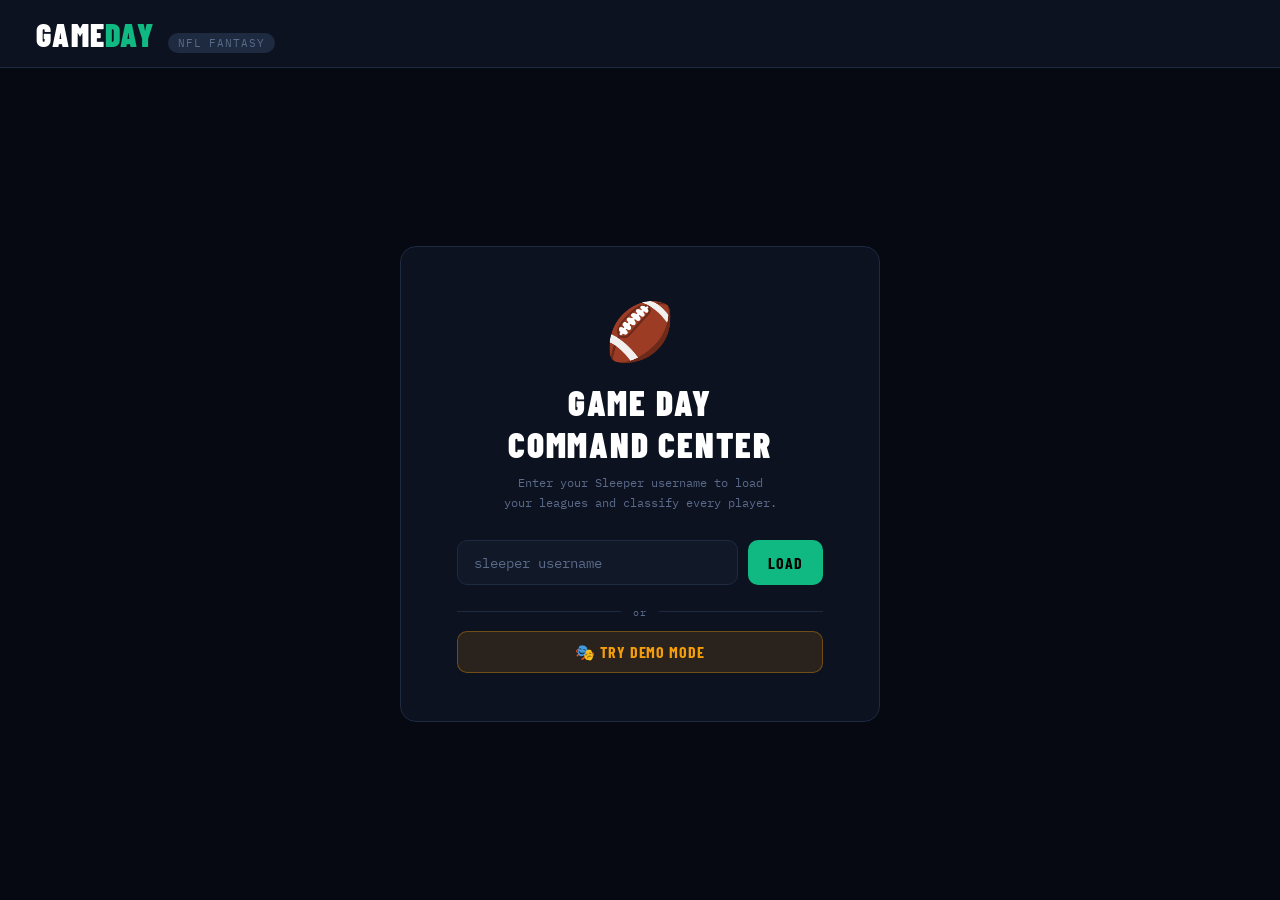
<file: gameday (4).html>
<!DOCTYPE html>
<html lang="en">
<head>
  <meta charset="UTF-8" />
  <meta name="viewport" content="width=device-width, initial-scale=1.0" />
  <title>Game Day — Fantasy Allegiance</title>
  <link href="https://fonts.googleapis.com/css2?family=Barlow+Condensed:wght@400;600;700;900&family=IBM+Plex+Mono:wght@400;500&display=swap" rel="stylesheet" />
  <style>
    /* ─── Tokens ──────────────────────────────────────────────────────────── */
    :root {
      --bg:          #060912;
      --bg-surface:  #0d1220;
      --bg-card:     #111827;
      --border:      #1e2a40;
      --text:        #dde3f0;
      --text-muted:  #5a6a8a;
      --text-dim:    #8898b8;

      --cheer:         #10b981;
      --cheer-dim:     rgba(16,185,129,0.12);
      --cheer-border:  rgba(16,185,129,0.35);

      --conflicted:        #f59e0b;
      --conflicted-dim:    rgba(245,158,11,0.12);
      --conflicted-border: rgba(245,158,11,0.35);

      --enemy:         #ef4444;
      --enemy-dim:     rgba(239,68,68,0.12);
      --enemy-border:  rgba(239,68,68,0.35);

      --neutral:     #4b5a78;
      --neutral-dim: rgba(75,90,120,0.10);

      --radius:  10px;
      --font-display: 'Barlow Condensed', sans-serif;
      --font-mono:    'IBM Plex Mono', monospace;
    }

    *, *::before, *::after { box-sizing: border-box; margin: 0; padding: 0; }
    body { background: var(--bg); color: var(--text); font-family: var(--font-display); min-height: 100vh; overflow-x: hidden; }

    /* ─── Header ──────────────────────────────────────────────────────────── */
    header {
      background: var(--bg-surface); border-bottom: 1px solid var(--border);
      padding: 0 36px; height: 68px;
      display: flex; align-items: center; justify-content: space-between;
      position: sticky; top: 0; z-index: 100;
    }
    .header-left { display: flex; align-items: baseline; gap: 14px; }
    .site-title { font-size: 2rem; font-weight: 900; letter-spacing: 0.04em; text-transform: uppercase; color: #fff; }
    .site-title span { color: var(--cheer); }
    .week-badge {
      font-family: var(--font-mono); font-size: 0.68rem; color: var(--text-muted);
      background: var(--border); padding: 3px 10px; border-radius: 20px;
      letter-spacing: 0.08em; text-transform: uppercase;
    }
    .header-right { display: flex; align-items: center; gap: 10px; }
    .refresh-time { font-family: var(--font-mono); font-size: 0.62rem; color: var(--text-muted); }

    /* ─── Buttons ─────────────────────────────────────────────────────────── */
    .btn {
      font-family: var(--font-display); font-weight: 700; font-size: 1rem;
      letter-spacing: 0.06em; text-transform: uppercase;
      border: none; border-radius: var(--radius); padding: 10px 20px;
      cursor: pointer; transition: opacity 0.15s, transform 0.1s; white-space: nowrap;
    }
    .btn:active  { transform: scale(0.97); }
    .btn:disabled { opacity: 0.4; cursor: not-allowed; }
    .btn-primary { background: var(--cheer); color: #000; }
    .btn-primary:hover:not(:disabled) { opacity: 0.85; }
    .btn-ghost { background: transparent; color: var(--text-dim); border: 1px solid var(--border); }
    .btn-ghost:hover { background: var(--border); color: var(--text); }
    .btn-demo { background: rgba(245,158,11,0.12); color: var(--conflicted); border: 1px solid var(--conflicted-border); }
    .btn-demo:hover { background: rgba(245,158,11,0.22); }
    .btn-demo.active { background: var(--conflicted); color: #000; }
    .btn-live {
      background: rgba(16,185,129,0.12); color: var(--cheer);
      border: 1px solid var(--cheer-border);
      display: flex; align-items: center; gap: 5px;
    }
    .btn-live:hover { background: rgba(16,185,129,0.22); }
    .btn-live.current { background: var(--cheer); color: #000; }
    .btn-live .dot-live { width: 6px; height: 6px; border-radius: 50%; background: currentColor; animation: pulse 1.6s ease-in-out infinite; }
    @keyframes pulse { 0%,100%{opacity:1} 50%{opacity:0.3} }
    .btn-sm { font-size: 0.78rem; padding: 6px 13px; }
    .btn-icon {
      font-family: var(--font-mono); font-size: 1rem; padding: 6px 10px;
      background: var(--bg-card); color: var(--text-dim);
      border: 1px solid var(--border); border-radius: 6px;
      cursor: pointer; transition: background 0.15s, color 0.15s; line-height: 1;
    }
    .btn-icon:hover:not(:disabled) { background: var(--border); color: var(--text); }
    .btn-icon:disabled { opacity: 0.3; cursor: not-allowed; }

    /* ─── Setup ───────────────────────────────────────────────────────────── */
    #setup-panel {
      display: flex; flex-direction: column; align-items: center; justify-content: center;
      min-height: calc(100vh - 68px); gap: 20px; padding: 40px;
    }
    .setup-card {
      background: var(--bg-surface); border: 1px solid var(--border);
      border-radius: 16px; padding: 48px 56px; max-width: 480px; width: 100%; text-align: center;
    }
    .setup-icon { font-size: 3.5rem; margin-bottom: 16px; display: block; }
    .setup-card h2 { font-size: 2.2rem; font-weight: 900; text-transform: uppercase; letter-spacing: 0.05em; color: #fff; margin-bottom: 8px; }
    .setup-card p { font-family: var(--font-mono); font-size: 0.75rem; color: var(--text-muted); line-height: 1.6; margin-bottom: 28px; }
    .input-group { display: flex; gap: 10px; width: 100%; }
    input[type="text"] {
      flex: 1; background: var(--bg-card); border: 1px solid var(--border);
      border-radius: var(--radius); color: var(--text);
      font-family: var(--font-mono); font-size: 0.9rem; padding: 12px 16px;
      outline: none; transition: border-color 0.2s;
    }
    input[type="text"]:focus { border-color: var(--cheer); }
    input[type="text"]::placeholder { color: var(--text-muted); }
    .setup-divider {
      display: flex; align-items: center; gap: 12px; margin: 20px 0 0;
      color: var(--text-muted); font-family: var(--font-mono); font-size: 0.65rem; letter-spacing: 0.08em;
    }
    .setup-divider::before, .setup-divider::after { content: ''; flex: 1; height: 1px; background: var(--border); }

    /* ─── Loading / Error ─────────────────────────────────────────────────── */
    #loading-panel {
      display: none; flex-direction: column; align-items: center; justify-content: center;
      min-height: calc(100vh - 68px); gap: 20px;
    }
    .spinner { width: 44px; height: 44px; border: 3px solid var(--border); border-top-color: var(--cheer); border-radius: 50%; animation: spin 0.8s linear infinite; }
    @keyframes spin { to { transform: rotate(360deg); } }
    .loading-msg { font-family: var(--font-mono); font-size: 0.78rem; color: var(--text-muted); letter-spacing: 0.04em; }

    #error-panel {
      display: none; flex-direction: column; align-items: center; justify-content: center;
      min-height: calc(100vh - 68px); gap: 16px; padding: 40px; text-align: center;
    }
    .error-msg {
      font-family: var(--font-mono); font-size: 0.82rem; color: var(--enemy);
      max-width: 480px; line-height: 1.6;
      background: var(--enemy-dim); border: 1px solid var(--enemy-border);
      border-radius: var(--radius); padding: 20px 28px;
    }

    /* ─── Board ───────────────────────────────────────────────────────────── */
    #board { display: none; padding: 24px 36px 60px; }
    .board-header { display: flex; align-items: center; justify-content: space-between; margin-bottom: 14px; }
    .board-user { font-family: var(--font-mono); font-size: 0.72rem; color: var(--text-muted); }
    .board-user strong { color: var(--cheer); font-size: 0.82rem; }

    /* ─── Nav Controls ────────────────────────────────────────────────────── */
    .nav-controls {
      display: flex; align-items: center; gap: 8px;
      background: var(--bg-surface); border: 1px solid var(--border);
      border-radius: var(--radius); padding: 8px 14px; margin-bottom: 14px;
    }
    .nav-label { font-family: var(--font-mono); font-size: 0.6rem; color: var(--text-muted); letter-spacing: 0.08em; text-transform: uppercase; }
    .nav-value { font-family: var(--font-display); font-size: 1.1rem; font-weight: 700; color: #fff; min-width: 64px; text-align: center; }
    .nav-divider { width: 1px; height: 28px; background: var(--border); margin: 0 8px; }
    select.nav-select {
      font-family: var(--font-display); font-size: 1.05rem; font-weight: 700; color: #fff;
      background: transparent; border: none; outline: none; cursor: pointer;
      appearance: none; -webkit-appearance: none; padding-right: 20px;
      background-image: url("data:image/svg+xml,%3Csvg xmlns='http://www.w3.org/2000/svg' width='10' height='6'%3E%3Cpath d='M0 0l5 6 5-6z' fill='%235a6a8a'/%3E%3C/svg%3E");
      background-repeat: no-repeat; background-position: right 2px center;
    }
    select.nav-select option { background: #111827; color: #dde3f0; font-size: 0.9rem; }
    .nav-spacer { flex: 1; }

    /* ─── League Filter Toggles ───────────────────────────────────────────── */
    .league-filters {
      display: none;
      align-items: center;
      gap: 8px;
      flex-wrap: wrap;
      background: var(--bg-surface);
      border: 1px solid var(--border);
      border-radius: var(--radius);
      padding: 10px 14px;
      margin-bottom: 14px;
    }
    .league-filters.visible { display: flex; }
    .filter-label {
      font-family: var(--font-mono); font-size: 0.6rem;
      color: var(--text-muted); letter-spacing: 0.08em; text-transform: uppercase;
      margin-right: 4px; flex-shrink: 0;
    }
    .filter-pill {
      font-family: var(--font-mono); font-size: 0.65rem;
      padding: 4px 12px; border-radius: 20px;
      cursor: pointer; border: 1px solid; transition: opacity 0.15s, transform 0.1s;
      font-weight: 500; letter-spacing: 0.02em;
      white-space: nowrap;
    }
    .filter-pill:hover { transform: translateY(-1px); }
    .filter-pill.all-pill {
      background: var(--border); color: var(--text-dim); border-color: var(--border);
    }
    .filter-pill.all-pill.active { background: var(--text-dim); color: var(--bg); border-color: var(--text-dim); }
    .filter-pill.inactive { opacity: 0.38; }

    .filter-divider { width: 1px; height: 20px; background: var(--border); margin: 0 4px; }
    .filter-count {
      font-family: var(--font-mono); font-size: 0.6rem; color: var(--text-muted);
      margin-left: auto;
    }

    /* ─── Banners ─────────────────────────────────────────────────────────── */
    .banner {
      display: none; align-items: center; gap: 12px;
      border-radius: var(--radius); padding: 11px 18px; margin-bottom: 12px;
      font-family: var(--font-mono); font-size: 0.7rem; line-height: 1.6;
    }
    .banner.visible { display: flex; }
    .banner-icon { font-size: 1.1rem; flex-shrink: 0; }
    .banner strong { color: #fff; }
    .banner-demo     { background: rgba(245,158,11,0.08); border: 1px solid rgba(245,158,11,0.28); color: var(--conflicted); }
    .banner-offseason{ background: rgba(75,90,120,0.10);  border: 1px solid rgba(75,90,120,0.28);  color: var(--text-dim); }
    .banner-history  { background: rgba(59,130,246,0.08); border: 1px solid rgba(59,130,246,0.28); color: #60a5fa; }

    /* ─── No Data inline state ────────────────────────────────────────────── */
    #no-data-state {
      display: none;
      flex-direction: column;
      align-items: center;
      gap: 16px;
      padding: 60px 20px;
      text-align: center;
    }
    #no-data-state.visible { display: flex; }
    .no-data-icon { font-size: 3rem; }
    .no-data-title {
      font-size: 1.8rem; font-weight: 900; text-transform: uppercase;
      letter-spacing: 0.05em; color: var(--text-dim);
    }
    .no-data-msg {
      font-family: var(--font-mono); font-size: 0.78rem;
      color: var(--text-muted); line-height: 1.7;
      max-width: 420px;
    }
    .no-data-msg strong { color: var(--conflicted); }
    .no-data-hint {
      font-family: var(--font-mono); font-size: 0.68rem;
      color: var(--text-muted); opacity: 0.7;
    }

    /* ─── Debug ───────────────────────────────────────────────────────────── */
    .debug-panel { background: var(--bg-surface); border: 1px solid var(--border); border-radius: var(--radius); margin-bottom: 16px; overflow: hidden; }
    .debug-toggle {
      width: 100%; background: none; border: none; padding: 10px 15px;
      display: flex; align-items: center; gap: 8px; cursor: pointer; color: var(--text-muted);
      font-family: var(--font-mono); font-size: 0.63rem; letter-spacing: 0.06em;
      text-transform: uppercase; text-align: left; transition: background 0.15s;
    }
    .debug-toggle:hover { background: rgba(255,255,255,0.03); }
    .debug-toggle .arrow { transition: transform 0.2s; margin-left: auto; }
    .debug-toggle.open .arrow { transform: rotate(90deg); }
    .debug-body { display: none; padding: 0 15px 12px; border-top: 1px solid var(--border); }
    .debug-body.open { display: block; }
    .debug-meta {
      font-family: var(--font-mono); font-size: 0.62rem; color: var(--text-dim);
      padding: 8px 0; border-bottom: 1px solid var(--border); margin-bottom: 8px;
      display: flex; flex-wrap: wrap; gap: 18px;
    }
    .debug-meta strong { color: var(--cheer); }
    .debug-meta .warn  { color: var(--conflicted); }
    .debug-leagues { display: flex; flex-direction: column; gap: 5px; }
    .debug-league {
      font-family: var(--font-mono); font-size: 0.62rem;
      background: var(--bg-card); border: 1px solid var(--border);
      border-radius: 6px; padding: 7px 12px;
      display: flex; flex-wrap: wrap; align-items: center; gap: 8px;
    }
    .lg-name { color: var(--text); font-weight: 500; flex: 1; min-width: 130px; display: flex; align-items: center; gap: 7px; }
    .lg-color-dot { width: 8px; height: 8px; border-radius: 50%; flex-shrink: 0; }
    .lg-id   { color: var(--text-muted); font-size: 0.57rem; }
    .dpill { padding: 2px 7px; border-radius: 4px; font-size: 0.57rem; letter-spacing: 0.04em; border: 1px solid; }
    .dp-ok   { background: var(--cheer-dim);   color: var(--cheer);   border-color: var(--cheer-border);   }
    .dp-warn { background: var(--enemy-dim);   color: var(--enemy);   border-color: var(--enemy-border);   }
    .dp-dim  { background: var(--neutral-dim); color: var(--neutral); border-color: rgba(75,90,120,0.25); }

    /* ─── Summary ─────────────────────────────────────────────────────────── */
    .summary-bar { display: flex; gap: 12px; margin-bottom: 24px; }
    .summary-pill {
      flex: 1; border-radius: 8px; padding: 14px 18px;
      display: flex; align-items: center; gap: 14px; border: 1px solid;
    }
    .summary-pill.cheer     { background: var(--cheer-dim);     border-color: var(--cheer-border);     }
    .summary-pill.conflicted { background: var(--conflicted-dim); border-color: var(--conflicted-border); }
    .summary-pill.enemy      { background: var(--enemy-dim);      border-color: var(--enemy-border);      }
    .pill-count { font-size: 2.6rem; font-weight: 900; line-height: 1; }
    .summary-pill.cheer     .pill-count { color: var(--cheer);     }
    .summary-pill.conflicted .pill-count { color: var(--conflicted); }
    .summary-pill.enemy      .pill-count { color: var(--enemy);      }
    .pill-label { display: flex; flex-direction: column; gap: 2px; }
    .pill-label strong { font-size: 1.1rem; font-weight: 700; letter-spacing: 0.05em; text-transform: uppercase; color: #fff; }
    .pill-label span { font-family: var(--font-mono); font-size: 0.63rem; color: var(--text-muted); }

    /* ─── Columns ─────────────────────────────────────────────────────────── */
    .columns { display: grid; grid-template-columns: 1fr 1fr 1fr; gap: 22px; align-items: start; }
    .column-header { display: flex; align-items: center; gap: 10px; padding: 0 4px 13px; border-bottom: 2px solid; margin-bottom: 12px; }
    .column.cheer      .column-header { border-color: var(--cheer);     }
    .column.conflicted .column-header { border-color: var(--conflicted); }
    .column.enemy      .column-header { border-color: var(--enemy);      }
    .col-icon  { font-size: 1.3rem; }
    .col-title { font-size: 1.55rem; font-weight: 900; letter-spacing: 0.06em; text-transform: uppercase; }
    .column.cheer      .col-title { color: var(--cheer);     }
    .column.conflicted .col-title { color: var(--conflicted); }
    .column.enemy      .col-title { color: var(--enemy);      }
    .col-subtitle { font-family: var(--font-mono); font-size: 0.6rem; color: var(--text-muted); margin-left: auto; }

    /* ─── Player Cards ────────────────────────────────────────────────────── */
    .player-card {
      background: var(--bg-card); border: 1px solid var(--border);
      border-radius: var(--radius); padding: 13px 15px; margin-bottom: 7px;
      display: flex; flex-direction: column; gap: 6px;
      transition: transform 0.12s, box-shadow 0.12s;
      animation: fadeUp 0.26s ease both;
    }
    @keyframes fadeUp { from{opacity:0;transform:translateY(8px)} to{opacity:1;transform:translateY(0)} }
    .player-card:hover { transform: translateY(-2px); box-shadow: 0 6px 20px rgba(0,0,0,0.4); }
    .column.cheer      .player-card { border-left: 3px solid var(--cheer);     }
    .column.conflicted .player-card { border-left: 3px solid var(--conflicted); }
    .column.enemy      .player-card { border-left: 3px solid var(--enemy);      }

    /* filtered-out cards get hidden */
    .player-card.filtered-out { display: none; }

    .card-top { display: flex; align-items: center; gap: 9px; }
    .pos-badge {
      font-family: var(--font-mono); font-size: 0.6rem; font-weight: 500;
      padding: 3px 6px; border-radius: 4px; letter-spacing: 0.06em; flex-shrink: 0;
    }
    .pos-QB  { background: rgba(99,102,241,0.25);  color: #818cf8; }
    .pos-RB  { background: rgba(16,185,129,0.20);  color: #34d399; }
    .pos-WR  { background: rgba(59,130,246,0.20);  color: #60a5fa; }
    .pos-TE  { background: rgba(245,158,11,0.20);  color: #fbbf24; }
    .pos-K   { background: rgba(168,85,247,0.20);  color: #c084fc; }
    .pos-DEF { background: rgba(239,68,68,0.18);   color: #f87171; }
    .pos-default { background: var(--border); color: var(--text-muted); }

    .player-name { font-size: 1rem; font-weight: 700; color: #fff; white-space: nowrap; overflow: hidden; text-overflow: ellipsis; }
    .player-team { font-family: var(--font-mono); font-size: 0.62rem; color: var(--text-muted); margin-left: auto; flex-shrink: 0; }

    .league-context { display: flex; flex-direction: column; gap: 4px; }
    .league-line {
      font-family: var(--font-mono); font-size: 0.58rem; letter-spacing: 0.02em;
      display: flex; align-items: center; gap: 5px; color: var(--text-muted);
    }
    .league-line .dot { width: 6px; height: 6px; border-radius: 50%; flex-shrink: 0; }
    /* dot colors come from inline style (league color) */

    .empty-state {
      font-family: var(--font-mono); font-size: 0.68rem; color: var(--text-muted);
      text-align: center; padding: 28px 16px;
      border: 1px dashed var(--border); border-radius: var(--radius);
    }

    /* future: clinched */
    .player-card.clinched { opacity: 0.42; border-left-color: var(--neutral); filter: grayscale(0.5); }
  </style>
</head>
<body>

  <!-- ─── Header ────────────────────────────────────────────────────────── -->
  <header>
    <div class="header-left">
      <div class="site-title">Game<span>Day</span></div>
      <div class="week-badge" id="week-label">NFL Fantasy</div>
    </div>
    <div class="header-right">
      <span class="refresh-time" id="refresh-time"></span>
      <button class="btn btn-demo btn-sm"    id="demo-btn"        onclick="handleDemo()"       style="display:none">🎭 Demo</button>
      <button class="btn btn-ghost btn-sm"   id="change-user-btn" onclick="handleChangeUser()" style="display:none">Change User</button>
      <button class="btn btn-primary btn-sm" id="refresh-btn"     onclick="handleRefresh()"    style="display:none">↻ Refresh</button>
    </div>
  </header>

  <!-- ─── Setup ─────────────────────────────────────────────────────────── -->
  <div id="setup-panel">
    <div class="setup-card">
      <span class="setup-icon">🏈</span>
      <h2>Game Day<br/>Command Center</h2>
      <p>Enter your Sleeper username to load<br/>your leagues and classify every player.</p>
      <div class="input-group">
        <input type="text" id="username-input" placeholder="sleeper username" autocomplete="off" />
        <button class="btn btn-primary" onclick="handleStart()">Load</button>
      </div>
      <p id="setup-error" style="color:var(--enemy);margin-top:12px;display:none;font-family:var(--font-mono);font-size:0.75rem;"></p>
      <div class="setup-divider">or</div>
      <button class="btn btn-demo" style="width:100%;margin-top:12px" onclick="handleDemo()">🎭 Try Demo Mode</button>
    </div>
  </div>

  <!-- ─── Loading ───────────────────────────────────────────────────────── -->
  <div id="loading-panel">
    <div class="spinner"></div>
    <div class="loading-msg" id="loading-msg">Connecting to Sleeper...</div>
  </div>

  <!-- ─── Hard Error (username not found, network failure, etc.) ────────── -->
  <div id="error-panel">
    <div class="error-msg" id="error-msg"></div>
    <button class="btn btn-ghost" onclick="showSetup()">← Try Again</button>
  </div>

  <!-- ─── Board ─────────────────────────────────────────────────────────── -->
  <div id="board">

    <div class="board-header">
      <div class="board-user">Loaded for <strong id="display-username"></strong></div>
      <span class="refresh-time" id="board-refresh-time"></span>
    </div>

    <!-- Nav Controls -->
    <div class="nav-controls">
      <span class="nav-label">Week</span>
      <button class="btn-icon" id="week-prev" onclick="changeWeek(-1)" title="Previous week">‹</button>
      <span class="nav-value" id="nav-week-display">—</span>
      <button class="btn-icon" id="week-next" onclick="changeWeek(+1)" title="Next week">›</button>
      <div class="nav-divider"></div>
      <span class="nav-label">Season</span>
      <select class="nav-select" id="season-select" onchange="changeSeason(this.value)"></select>
      <div class="nav-divider"></div>
      <button class="btn btn-live btn-sm" id="live-btn" onclick="snapToLive()">
        <span class="dot-live"></span> Live
      </button>
      <div class="nav-spacer"></div>
      <span class="refresh-time" id="nav-context-label"></span>
    </div>

    <!-- League Filter Toggles -->
    <div class="league-filters" id="league-filters">
      <span class="filter-label">Filter by league</span>
      <div id="filter-pills"></div>
      <div class="filter-divider"></div>
      <span class="filter-count" id="filter-count"></span>
    </div>

    <!-- Banners -->
    <div class="banner banner-demo" id="banner-demo">
      <span class="banner-icon">🎭</span>
      <div><strong>Demo Mode</strong> — Simulated data across two fake leagues. Enter your Sleeper username to load real data.</div>
    </div>
    <div class="banner banner-offseason" id="banner-offseason">
      <span class="banner-icon">📋</span>
      <div><strong>Roster Mode — No Matchups</strong> — No matchup data for this week yet. Showing full rosters; everyone defaults to Cheer For.</div>
    </div>
    <div class="banner banner-history" id="banner-history">
      <span class="banner-icon">📅</span>
      <div id="history-label"></div>
    </div>

    <!-- Debug Panel -->
    <div class="debug-panel" id="debug-panel" style="display:none">
      <button class="debug-toggle" id="debug-toggle" onclick="toggleDebug()">
        <span>🔬</span><span>API Debug — what was loaded</span>
        <span class="arrow">▶</span>
      </button>
      <div class="debug-body" id="debug-body">
        <div class="debug-meta"    id="debug-meta"></div>
        <div class="debug-leagues" id="debug-leagues"></div>
      </div>
    </div>

    <!-- No-Data Inline State (shown instead of columns when year has no leagues) -->
    <div id="no-data-state">
      <div class="no-data-icon">📭</div>
      <div class="no-data-title">No League Data</div>
      <div class="no-data-msg" id="no-data-msg"></div>
      <div class="no-data-hint">Use the season dropdown or week arrows above to try a different period.</div>
    </div>

    <!-- Summary Pills -->
    <div class="summary-bar" id="summary-bar">
      <div class="summary-pill cheer">
        <div class="pill-count" id="count-cheer">0</div>
        <div class="pill-label"><strong>🟢 Cheer For</strong><span>Root for them</span></div>
      </div>
      <div class="summary-pill conflicted">
        <div class="pill-count" id="count-conflicted">0</div>
        <div class="pill-label"><strong>🟡 Conflicted</strong><span>It's complicated</span></div>
      </div>
      <div class="summary-pill enemy">
        <div class="pill-count" id="count-enemy">0</div>
        <div class="pill-label"><strong>🔴 Enemies</strong><span>Root against</span></div>
      </div>
    </div>

    <!-- Columns -->
    <div class="columns" id="columns">
      <div class="column cheer">
        <div class="column-header">
          <span class="col-icon">🟢</span>
          <span class="col-title">Cheer For</span>
          <span class="col-subtitle">Only on your rosters</span>
        </div>
        <div id="cheer-list"></div>
      </div>
      <div class="column conflicted">
        <div class="column-header">
          <span class="col-icon">🟡</span>
          <span class="col-title">Conflicted</span>
          <span class="col-subtitle">Both sides</span>
        </div>
        <div id="conflicted-list"></div>
      </div>
      <div class="column enemy">
        <div class="column-header">
          <span class="col-icon">🔴</span>
          <span class="col-title">Enemies</span>
          <span class="col-subtitle">Only against you</span>
        </div>
        <div id="enemy-list"></div>
      </div>
    </div>
  </div>

  <!-- ─── Script ────────────────────────────────────────────────────────── -->
  <script>
    /* ══════════════════════════════════════════════════════════════════════
       Constants & State
    ══════════════════════════════════════════════════════════════════════ */
    const BASE           = 'https://api.sleeper.app/v1';
    const CACHE_KEY      = 'gd_players_db';
    const CACHE_TIME_KEY = 'gd_players_db_time';
    const CACHE_TTL_MS   = 12 * 60 * 60 * 1000;
    const USER_KEY       = 'gd_username';
    const POSITION_ORDER = ['QB','RB','WR','TE','K','DEF'];
    const FIRST_SEASON   = 2019;
    const CURRENT_YEAR   = new Date().getFullYear();
    const MAX_WEEK       = 18;

    // League color palette — cycles for up to 8 leagues
    const LEAGUE_COLORS = [
      '#06b6d4', // cyan
      '#a855f7', // purple
      '#f97316', // orange
      '#ec4899', // pink
      '#6366f1', // indigo
      '#84cc16', // lime
      '#14b8a6', // teal
      '#f43f5e', // rose
    ];

    let isDemoMode    = false;
    let liveWeek      = 1;
    let liveSeason    = String(CURRENT_YEAR);
    let activeWeek    = 1;
    let activeSeason  = String(CURRENT_YEAR);
    let currentUser   = null;
    let leagueColorMap = {}; // leagueName → color hex
    let activeFilters  = new Set(); // empty = all leagues shown
    let lastData       = null; // cached for re-filtering without re-fetch

    /* ══════════════════════════════════════════════════════════════════════
       League color assignment
    ══════════════════════════════════════════════════════════════════════ */
    function assignLeagueColor(name) {
      if (!leagueColorMap[name]) {
        const idx = Object.keys(leagueColorMap).length % LEAGUE_COLORS.length;
        leagueColorMap[name] = LEAGUE_COLORS[idx];
      }
      return leagueColorMap[name];
    }
    function leagueColor(name) { return leagueColorMap[name] || '#5a6a8a'; }

    /* ══════════════════════════════════════════════════════════════════════
       API Helpers
    ══════════════════════════════════════════════════════════════════════ */
    async function apiFetch(url) {
      const res = await fetch(url);
      if (!res.ok) throw new Error(`HTTP ${res.status} — ${url}`);
      return res.json();
    }
    const getUser     = u        => apiFetch(`${BASE}/user/${u}`);
    const getNFLState = ()       => apiFetch(`${BASE}/state/nfl`);
    const getLeagues  = (uid, s) => apiFetch(`${BASE}/user/${uid}/leagues/nfl/${s}`);
    const getRosters  = lid      => apiFetch(`${BASE}/league/${lid}/rosters`);
    const getMatchups = (lid, w) => apiFetch(`${BASE}/league/${lid}/matchups/${w}`);

    async function getPlayerDB() {
      const cached   = localStorage.getItem(CACHE_KEY);
      const cachedAt = localStorage.getItem(CACHE_TIME_KEY);
      if (cached && cachedAt && (Date.now() - parseInt(cachedAt)) < CACHE_TTL_MS) {
        setLoading('Using cached player database...');
        return JSON.parse(cached);
      }
      setLoading('Downloading player database (one-time ~5 MB)...');
      const db = await apiFetch(`${BASE}/players/nfl`);
      try {
        localStorage.setItem(CACHE_KEY, JSON.stringify(db));
        localStorage.setItem(CACHE_TIME_KEY, Date.now().toString());
      } catch(e) { console.warn('Player DB cache failed:', e); }
      return db;
    }

    /* ══════════════════════════════════════════════════════════════════════
       Panel Helpers
    ══════════════════════════════════════════════════════════════════════ */
    function hideAll() {
      ['setup-panel','loading-panel','error-panel','board'].forEach(id =>
        document.getElementById(id).style.display = 'none');
      ['demo-btn','change-user-btn','refresh-btn'].forEach(id =>
        document.getElementById(id).style.display = 'none');
    }
    function showSetup() {
      hideAll();
      isDemoMode = false; currentUser = null;
      document.getElementById('setup-panel').style.display = 'flex';
      document.getElementById('setup-error').style.display = 'none';
    }
    function showLoading(msg) {
      hideAll();
      document.getElementById('loading-panel').style.display = 'flex';
      document.getElementById('loading-msg').textContent = msg || 'Loading...';
    }
    function setLoading(msg) { document.getElementById('loading-msg').textContent = msg; }
    function showError(msg) {
      hideAll();
      document.getElementById('error-panel').style.display = 'flex';
      document.getElementById('error-msg').textContent = msg;
    }
    function showBoard() {
      hideAll();
      document.getElementById('board').style.display = 'block';
      ['demo-btn','change-user-btn','refresh-btn'].forEach(id =>
        document.getElementById(id).style.display = 'inline-block');
      document.getElementById('demo-btn').classList.toggle('active', isDemoMode);
    }

    /* ══════════════════════════════════════════════════════════════════════
       Season Dropdown
    ══════════════════════════════════════════════════════════════════════ */
    function buildSeasonSelect(selectedSeason) {
      const sel = document.getElementById('season-select');
      sel.innerHTML = '';
      for (let y = CURRENT_YEAR; y >= FIRST_SEASON; y--) {
        const opt = document.createElement('option');
        opt.value = String(y);
        opt.textContent = String(y);
        if (String(y) === String(selectedSeason)) opt.selected = true;
        sel.appendChild(opt);
      }
    }

    /* ══════════════════════════════════════════════════════════════════════
       Nav UI Update
    ══════════════════════════════════════════════════════════════════════ */
    function updateNavUI() {
      const isLive = (activeWeek === liveWeek && activeSeason === liveSeason);
      document.getElementById('nav-week-display').textContent = `Week ${activeWeek}`;
      document.getElementById('week-prev').disabled = activeWeek <= 1;
      document.getElementById('week-next').disabled = activeWeek >= MAX_WEEK;
      document.getElementById('season-select').value = activeSeason;
      document.getElementById('live-btn').classList.toggle('current', isLive);
      document.getElementById('nav-context-label').textContent = isLive
        ? `Live · ${liveSeason} Season`
        : `${activeSeason} · Week ${activeWeek}`;
      document.getElementById('week-label').textContent = `Week ${activeWeek} · ${activeSeason}`;

      const histBanner = document.getElementById('banner-history');
      if (!isDemoMode && !isLive) {
        histBanner.classList.add('visible');
        document.getElementById('history-label').innerHTML =
          `<strong>Historical View</strong> — ${activeSeason} Season, Week ${activeWeek}. Hit <strong>Live</strong> to return to the current week.`;
      } else {
        histBanner.classList.remove('visible');
      }
    }

    /* ══════════════════════════════════════════════════════════════════════
       League Filter Toggles
    ══════════════════════════════════════════════════════════════════════ */
    function buildFilterPills(leagueNames) {
      const container = document.getElementById('filter-pills');
      const filtersEl = document.getElementById('league-filters');
      container.innerHTML = '';
      activeFilters.clear();

      if (leagueNames.length < 2) {
        // Single league — no need for filters
        filtersEl.classList.remove('visible');
        return;
      }
      filtersEl.classList.add('visible');

      // "All" pill
      const allPill = document.createElement('span');
      allPill.className = 'filter-pill all-pill active';
      allPill.textContent = 'All Leagues';
      allPill.dataset.league = '__all__';
      allPill.onclick = () => toggleFilter('__all__', leagueNames);
      container.appendChild(allPill);

      // One pill per league
      leagueNames.forEach(name => {
        assignLeagueColor(name);
        const color = leagueColor(name);
        const pill = document.createElement('span');
        pill.className = 'filter-pill';
        pill.style.background = color + '1a'; // 10% opacity
        pill.style.borderColor = color + '66'; // 40% opacity
        pill.style.color = color;
        pill.textContent = name;
        pill.dataset.league = name;
        pill.onclick = () => toggleFilter(name, leagueNames);
        container.appendChild(pill);
      });
      updateFilterCount();
    }

    function toggleFilter(league, allLeagues) {
      if (league === '__all__') {
        activeFilters.clear();
      } else {
        if (activeFilters.has(league)) {
          activeFilters.delete(league);
        } else {
          activeFilters.add(league);
        }
      }
      updateFilterPillStates(allLeagues);
      applyFilters();
      updateFilterCount();
    }

    function updateFilterPillStates(allLeagues) {
      const pills = document.querySelectorAll('.filter-pill');
      pills.forEach(pill => {
        const lg = pill.dataset.league;
        if (lg === '__all__') {
          pill.classList.toggle('active', activeFilters.size === 0);
          pill.classList.toggle('inactive', activeFilters.size > 0);
        } else {
          const isActive = activeFilters.size === 0 || activeFilters.has(lg);
          pill.classList.toggle('inactive', !isActive);
        }
      });
    }

    function updateFilterCount() {
      const el = document.getElementById('filter-count');
      if (activeFilters.size === 0) {
        el.textContent = '';
      } else {
        const names = [...activeFilters].join(', ');
        el.textContent = `Filtering: ${names}`;
      }
    }

    // Apply filters to visible cards — no re-fetch needed
    function applyFilters() {
      ['cheer-list','conflicted-list','enemy-list'].forEach(listId => {
        const list = document.getElementById(listId);
        const cards = list.querySelectorAll('.player-card');
        cards.forEach(card => {
          if (activeFilters.size === 0) {
            card.classList.remove('filtered-out');
          } else {
            // Show card if any of its league tags match an active filter
            const matches = card.dataset.leagues.split('|').some(lg => activeFilters.has(lg));
            card.classList.toggle('filtered-out', !matches);
          }
        });
        // Update empty state
        const visible = [...cards].filter(c => !c.classList.contains('filtered-out'));
        let emptyEl = list.querySelector('.filter-empty');
        if (visible.length === 0 && cards.length > 0) {
          if (!emptyEl) {
            emptyEl = document.createElement('div');
            emptyEl.className = 'empty-state filter-empty';
            list.appendChild(emptyEl);
          }
          emptyEl.textContent = 'No players match this filter';
        } else if (emptyEl) {
          emptyEl.remove();
        }
      });
    }

    /* ══════════════════════════════════════════════════════════════════════
       Debug Panel
    ══════════════════════════════════════════════════════════════════════ */
    function toggleDebug() {
      document.getElementById('debug-toggle').classList.toggle('open');
      document.getElementById('debug-body').classList.toggle('open');
    }
    function renderDebug(info) {
      if (!info) { document.getElementById('debug-panel').style.display = 'none'; return; }
      document.getElementById('debug-panel').style.display = 'block';
      document.getElementById('debug-meta').innerHTML = `
        <span>Season: <strong>${info.season}</strong></span>
        <span>Week: <strong>${info.week}</strong></span>
        <span>Leagues: <strong>${info.leagues.length}</strong></span>
        ${info.usedFallback  ? `<span class="warn">⚠ Season fallback used</span>` : ''}
        ${info.isHistorical  ? `<span class="warn">📅 Historical data</span>` : ''}
      `;
      const container = document.getElementById('debug-leagues');
      container.innerHTML = '';
      info.leagues.forEach(lg => {
        const color = leagueColor(lg.name);
        const row = document.createElement('div');
        row.className = 'debug-league';
        row.innerHTML = `
          <div class="lg-name">
            <span class="lg-color-dot" style="background:${color}"></span>
            ${lg.name}
            <span class="lg-id">${lg.leagueId}</span>
          </div>
          <span class="dpill ${lg.rosterFound ? 'dp-ok':'dp-warn'}">
            ${lg.rosterFound ? `Roster: ${lg.myCount} players` : 'Roster: NOT FOUND'}
          </span>
          <span class="dpill ${lg.matchupFound ? 'dp-ok':'dp-dim'}">
            ${lg.matchupFound ? `Matchup ✓ · opp ${lg.oppCount}` : 'No matchup'}
          </span>
          <span class="dpill ${lg.isCoMgr ? 'dp-ok':'dp-dim'}">${lg.isCoMgr ? 'Co-mgr ✓':'Owner'}</span>
          <span class="dpill dp-dim">${lg.type}</span>
        `;
        container.appendChild(row);
      });
    }

    /* ══════════════════════════════════════════════════════════════════════
       Card Builder
    ══════════════════════════════════════════════════════════════════════ */
    const posClass = pos =>
      ({QB:'pos-QB',RB:'pos-RB',WR:'pos-WR',TE:'pos-TE',K:'pos-K',DEF:'pos-DEF'}[pos] || 'pos-default');

    function buildCard(player, delay) {
      const div = document.createElement('div');
      div.className = 'player-card';
      div.style.animationDelay = `${delay}ms`;
      // future: if (player.context?.clinched) div.classList.add('clinched');

      // Store all league names on the card for client-side filtering
      const allLeagues = [...player.myLeagues, ...player.againstLeagues];
      div.dataset.leagues = allLeagues.join('|');

      const myLines = player.myLeagues.map(n => {
        const c = leagueColor(n);
        return `<div class="league-line">
          <span class="dot" style="background:${c}"></span>
          <span style="color:${c};opacity:0.9">YOUR roster</span>
          <span style="color:var(--text-muted)"> · ${n}</span>
        </div>`;
      }).join('');

      const oppLines = player.againstLeagues.map(n => {
        const c = leagueColor(n);
        return `<div class="league-line">
          <span class="dot" style="background:${c};opacity:0.5"></span>
          <span style="color:var(--text-muted)">OPP roster · ${n}</span>
        </div>`;
      }).join('');

      div.innerHTML = `
        <div class="card-top">
          <span class="pos-badge ${posClass(player.position)}">${player.position || '—'}</span>
          <span class="player-name">${player.full_name || `Player ${player.id}`}</span>
          <span class="player-team">${player.team || ''}</span>
        </div>
        <div class="league-context">${myLines}${oppLines}</div>
      `;
      return div;
    }

    function sortPlayers(arr) {
      return [...arr].sort((a, b) => {
        const ai = POSITION_ORDER.indexOf(a.position) === -1 ? 99 : POSITION_ORDER.indexOf(a.position);
        const bi = POSITION_ORDER.indexOf(b.position) === -1 ? 99 : POSITION_ORDER.indexOf(b.position);
        return ai !== bi ? ai - bi : (a.full_name || '').localeCompare(b.full_name || '');
      });
    }

    /* ══════════════════════════════════════════════════════════════════════
       Render Board
    ══════════════════════════════════════════════════════════════════════ */
    function renderBoard(data, username) {
      const { cheerFor, conflicted, enemies, offseasonMode, debugInfo, noData, noDataReason } = data;
      lastData = data;

      showBoard();
      updateNavUI();

      document.getElementById('banner-demo').classList.toggle('visible', isDemoMode);
      document.getElementById('banner-offseason').classList.toggle('visible', !isDemoMode && !!offseasonMode);
      renderDebug(isDemoMode ? null : debugInfo);

      document.getElementById('display-username').textContent = isDemoMode ? 'Demo Mode' : username;
      const now = new Date().toLocaleTimeString([], { hour:'2-digit', minute:'2-digit' });
      ['refresh-time','board-refresh-time'].forEach(id =>
        document.getElementById(id).textContent = `Updated ${now}`);

      const noDataEl  = document.getElementById('no-data-state');
      const summaryEl = document.getElementById('summary-bar');
      const columnsEl = document.getElementById('columns');

      // ── No data for this season ─────────────────────────────────────────
      if (noData) {
        noDataEl.classList.add('visible');
        summaryEl.style.display = 'none';
        columnsEl.style.display = 'none';
        document.getElementById('league-filters').classList.remove('visible');
        document.getElementById('no-data-msg').innerHTML = noDataReason;
        renderDebug(null);
        return;
      }

      // ── Normal render ───────────────────────────────────────────────────
      noDataEl.classList.remove('visible');
      summaryEl.style.display = '';
      columnsEl.style.display = '';

      document.getElementById('count-cheer').textContent     = cheerFor.length;
      document.getElementById('count-conflicted').textContent = conflicted.length;
      document.getElementById('count-enemy').textContent     = enemies.length;

      // Collect all unique league names across all players
      const leagueNames = [];
      [...cheerFor, ...conflicted, ...enemies].forEach(p => {
        [...p.myLeagues, ...p.againstLeagues].forEach(n => {
          if (!leagueNames.includes(n)) leagueNames.push(n);
        });
      });

      // Assign colors before building cards
      leagueNames.forEach(n => assignLeagueColor(n));

      // Build filter pills
      buildFilterPills(leagueNames);

      function renderList(id, players) {
        const el = document.getElementById(id);
        el.innerHTML = '';
        if (!players.length) {
          el.innerHTML = '<div class="empty-state">No players in this bucket</div>';
          return;
        }
        sortPlayers(players).forEach((p, i) => el.appendChild(buildCard(p, i * 24)));
      }
      renderList('cheer-list',     cheerFor);
      renderList('conflicted-list', conflicted);
      renderList('enemy-list',     enemies);

      // Re-apply any active filters after re-render
      applyFilters();
    }

    /* ══════════════════════════════════════════════════════════════════════
       Core Data Load
    ══════════════════════════════════════════════════════════════════════ */
    async function loadData(username) {
      showLoading('Looking up Sleeper user...');

      const user = await getUser(username);
      if (!user?.user_id) throw new Error(`Username "${username}" not found on Sleeper.`);

      setLoading('Fetching NFL state...');
      const state = await getNFLState();
      liveWeek   = (state.week >= 1 && state.week <= MAX_WEEK) ? state.week : 1;
      liveSeason = state.season;

      if (!currentUser) {
        activeWeek   = liveWeek;
        activeSeason = liveSeason;
      }
      currentUser = username;
      buildSeasonSelect(activeSeason);

      // Season lookup with fallback
      setLoading(`Loading ${activeSeason} leagues...`);
      let leagues = await getLeagues(user.user_id, activeSeason);
      let usedFallback = false;

      if (!leagues?.length && activeSeason === liveSeason) {
        const prev = String(parseInt(activeSeason) - 1);
        setLoading(`No ${activeSeason} leagues — trying ${prev}...`);
        leagues = await getLeagues(user.user_id, prev);
        if (leagues?.length) {
          liveSeason = prev; activeSeason = prev;
          usedFallback = true;
          buildSeasonSelect(activeSeason);
        }
      }

      // ── No leagues for this season — return no-data payload ─────────────
      if (!leagues?.length) {
        return {
          noData: true,
          noDataReason: `No Sleeper leagues were found for <strong>${username}</strong> in the <strong>${activeSeason}</strong> season. You may not have been in a league that year, or the league hasn't been created yet. Try a different season using the dropdown above.`,
          cheerFor: [], conflicted: [], enemies: [],
          offseasonMode: false, debugInfo: null,
        };
      }

      setLoading(`Found ${leagues.length} league(s) — loading week ${activeWeek}...`);
      const isHistorical = activeSeason !== liveSeason || activeWeek !== liveWeek;
      const debugLeagues = [];

      const results = await Promise.all(leagues.map(async lg => {
        const rosters = await getRosters(lg.league_id);

        // Co-manager fix: check both owner_id and co_owners
        const myRoster = rosters.find(r =>
          r.owner_id === user.user_id ||
          (Array.isArray(r.co_owners) && r.co_owners.includes(user.user_id))
        );
        const isCoMgr = myRoster ? myRoster.owner_id !== user.user_id : false;

        if (!myRoster) {
          debugLeagues.push({ name:lg.name, leagueId:lg.league_id, rosterFound:false, matchupFound:false, myCount:0, oppCount:0, isCoMgr:false, type:lg.settings?.type===2?'dynasty':'redraft' });
          return null;
        }

        let matchups = [];
        try {
          const raw = await getMatchups(lg.league_id, activeWeek);
          matchups = Array.isArray(raw) ? raw : [];
        } catch(e) { matchups = []; }

        const myMatchup  = matchups.find(m => m.roster_id === myRoster.roster_id);
        const oppMatchup = myMatchup
          ? matchups.find(m => m.matchup_id === myMatchup.matchup_id && m.roster_id !== myRoster.roster_id)
          : null;

        let myPlayers, oppPlayers, hasMatchup;
        if (myMatchup) {
          hasMatchup = true;
          myPlayers  = myMatchup.starters?.length ? myMatchup.starters : (myMatchup.players || myRoster.players || []);
          const oppRoster = rosters.find(r => r.roster_id === oppMatchup?.roster_id);
          oppPlayers = oppMatchup
            ? (oppMatchup.starters?.length ? oppMatchup.starters : (oppMatchup.players || oppRoster?.players || []))
            : [];
        } else {
          hasMatchup = false;
          myPlayers  = myRoster.players || [];
          oppPlayers = [];
        }

        myPlayers  = myPlayers.filter(id => id && id !== '0');
        oppPlayers = oppPlayers.filter(id => id && id !== '0');

        // ── Future scoring context slot ────────────────────────────────────
        // const scoringContext = {
        //   myPoints: myMatchup?.points || 0,
        //   oppPoints: oppMatchup?.points || 0,
        //   myProjectedRemaining: ...,
        //   oppProjectedRemaining: ...,
        // };

        debugLeagues.push({ name:lg.name, leagueId:lg.league_id, rosterFound:true, matchupFound:hasMatchup, myCount:myPlayers.length, oppCount:oppPlayers.length, isCoMgr, type:lg.settings?.type===2?'dynasty':'redraft' });
        return { leagueName:lg.name, myPlayers, oppPlayers, hasMatchup };
      }));

      const valid = results.filter(Boolean);
      if (!valid.length) throw new Error('Found leagues but could not read roster data. Try again.');

      const offseasonMode = valid.every(l => !l.hasMatchup);
      const playerDB = await getPlayerDB();
      setLoading('Classifying players...');

      const map = new Map();
      function ensure(id) {
        if (!map.has(id)) {
          const info = playerDB[id] || {};
          map.set(id, {
            id,
            full_name:     info.full_name || info.last_name || `Player ${id}`,
            position:      info.position  || (id.length <= 4 ? 'DEF' : '—'),
            team:          info.team || '',
            myLeagues: [], againstLeagues: [],
            context: null,
          });
        }
        return map.get(id);
      }

      valid.forEach(lg => {
        lg.myPlayers.forEach(id  => ensure(id).myLeagues.push(lg.leagueName));
        lg.oppPlayers.forEach(id => ensure(id).againstLeagues.push(lg.leagueName));
      });

      const cheerFor = [], conflicted = [], enemies = [];
      map.forEach(p => {
        const mine   = p.myLeagues.length > 0;
        const theirs = p.againstLeagues.length > 0;
        if (mine && !theirs)   cheerFor.push(p);
        else if (mine && theirs) conflicted.push(p);
        else if (theirs)         enemies.push(p);
      });

      return {
        cheerFor, conflicted, enemies,
        noData: false, offseasonMode,
        debugInfo: { season:activeSeason, week:activeWeek, usedFallback, isHistorical, leagues:debugLeagues },
      };
    }

    /* ══════════════════════════════════════════════════════════════════════
       Demo Data
    ══════════════════════════════════════════════════════════════════════ */
    function getDemoData() {
      const L1 = 'Dynasty Royale', L2 = 'Redraft Chaos';
      const p = (id, name, pos, team, mine, against) =>
        ({ id, full_name:name, position:pos, team, myLeagues:mine, againstLeagues:against, context:null });
      return {
        noData: false, offseasonMode: false, debugInfo: null,
        cheerFor: [
          p('d1','Patrick Mahomes',    'QB', 'KC', [L1],[]),
          p('d2','Davante Adams',      'WR', 'NO', [L1],[]),
          p('d3','Derrick Henry',      'RB','BAL', [L1],[]),
          p('d4','Tyreek Hill',        'WR','MIA', [L2],[]),
          p('d5','Christian McCaffrey','RB', 'SF', [L2],[]),
          p('d6','Mark Andrews',       'TE','BAL', [L2],[]),
          p('d7','Buffalo Bills',     'DEF','BUF', [L1],[]),
          p('d8','49ers',             'DEF', 'SF', [L2],[]),
        ],
        conflicted: [
          p('d9', 'Justin Jefferson', 'WR','MIN',[L1],[L2]),
          p('d10','Travis Kelce',     'TE', 'KC',[L1],[L2]),
          p('d11','Josh Allen',       'QB','BUF',[L2],[L1]),
          p('d12','CeeDee Lamb',      'WR','DAL',[L2],[L1]),
        ],
        enemies: [
          p('d13',"Ja'Marr Chase",   'WR','CIN',[],[L1]),
          p('d14','Saquon Barkley',  'RB','PHI',[],[L1]),
          p('d15','Sam LaPorta',     'TE','DET',[],[L1]),
          p('d16','Jalen Hurts',     'QB','PHI',[],[L2]),
          p('d17','Stefon Diggs',    'WR','HOU',[],[L2]),
          p('d18','Tony Pollard',    'RB','TEN',[],[L2]),
          p('d19','Chiefs D',       'DEF', 'KC',[],[L1]),
          p('d20','Cowboys D',      'DEF','DAL',[],[L2]),
        ],
      };
    }

    /* ══════════════════════════════════════════════════════════════════════
       Navigation Handlers
    ══════════════════════════════════════════════════════════════════════ */
    async function changeWeek(delta) {
      const next = activeWeek + delta;
      if (next < 1 || next > MAX_WEEK) return;
      activeWeek = next;
      updateNavUI();
      if (!isDemoMode && currentUser) await run(currentUser);
    }

    async function changeSeason(val) {
      activeSeason = val;
      activeWeek   = (activeSeason === liveSeason) ? liveWeek : 1;
      // Reset color map so new season gets fresh assignments
      leagueColorMap = {};
      activeFilters.clear();
      updateNavUI();
      if (!isDemoMode && currentUser) await run(currentUser);
    }

    async function snapToLive() {
      activeWeek   = liveWeek;
      activeSeason = liveSeason;
      updateNavUI();
      if (isDemoMode) return;
      if (currentUser) await run(currentUser);
    }

    /* ══════════════════════════════════════════════════════════════════════
       Event Handlers
    ══════════════════════════════════════════════════════════════════════ */
    async function handleStart() {
      const input = document.getElementById('username-input').value.trim();
      if (!input) return;
      isDemoMode = false; currentUser = null;
      leagueColorMap = {}; activeFilters.clear();
      localStorage.setItem(USER_KEY, input);
      await run(input);
    }

    function handleDemo() {
      isDemoMode = true;
      activeWeek = 7; activeSeason = '2025';
      leagueColorMap = {}; activeFilters.clear();
      buildSeasonSelect(activeSeason);
      updateNavUI();
      renderBoard(getDemoData(), 'demo');
    }

    async function handleRefresh() {
      if (isDemoMode) { handleDemo(); return; }
      const u = localStorage.getItem(USER_KEY);
      if (u) await run(u);
    }

    function handleChangeUser() {
      localStorage.removeItem(USER_KEY);
      currentUser = null; isDemoMode = false;
      leagueColorMap = {}; activeFilters.clear();
      showSetup();
    }

    async function run(username) {
      try {
        const data = await loadData(username);
        renderBoard(data, username);
      } catch(err) {
        console.error(err);
        // Username not found or network failure → hard error screen
        showError(err.message || 'Something went wrong. Check your username and try again.');
      }
    }

    /* ══════════════════════════════════════════════════════════════════════
       Init
    ══════════════════════════════════════════════════════════════════════ */
    document.getElementById('username-input').addEventListener('keydown', e => {
      if (e.key === 'Enter') handleStart();
    });
    buildSeasonSelect(CURRENT_YEAR);

    (async () => {
      const saved = localStorage.getItem(USER_KEY);
      if (saved) {
        document.getElementById('username-input').value = saved;
        await run(saved);
      } else {
        showSetup();
      }
    })();
  </script>
</body>
</html>
</file>
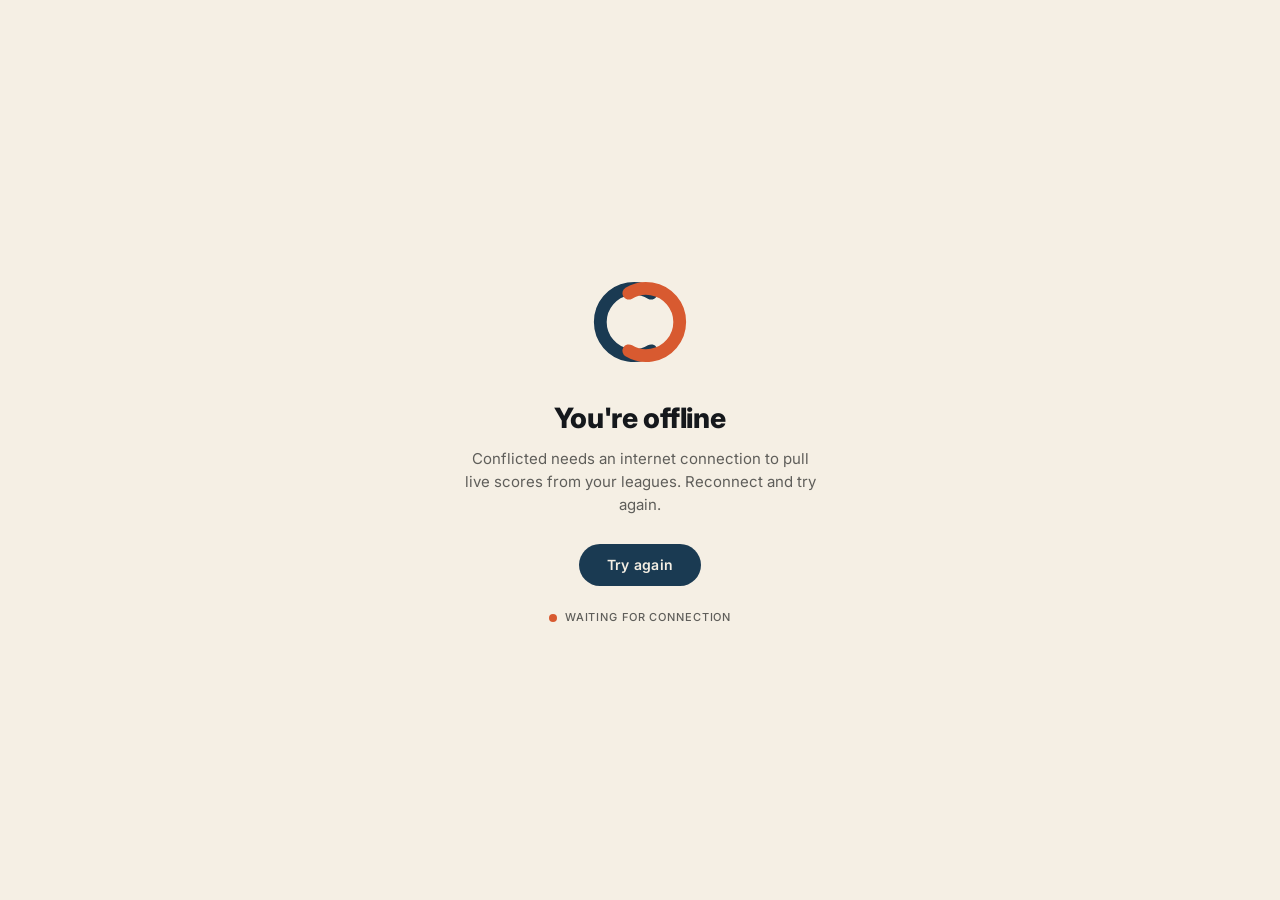
<file: offline.html>
<!DOCTYPE html>
<html lang="en">
<head>
  <meta charset="UTF-8" />
  <meta name="viewport" content="width=device-width, initial-scale=1.0" />
  <title>Conflicted — Offline</title>
  <meta name="theme-color" content="#F5EFE4" />
  <!-- Favicon — split goalpost mark (icon-1a-night), reintroduced 2026-07-18. -->
  <link rel="icon" type="image/png" sizes="32x32" href="/icons/favicon-32.png?v=78" />
  <link rel="icon" href="/icons/favicon.ico?v=78" sizes="any" />
  <link rel="preconnect" href="https://fonts.googleapis.com">
  <link rel="preconnect" href="https://fonts.gstatic.com" crossorigin>
  <link href="https://fonts.googleapis.com/css2?family=Inter:wght@400;500;700;800&display=swap" rel="stylesheet">
  <style>
    :root {
      --navy-700: #1A3A52;
      --coral-500: #D85A30;
      --paper: #F5EFE4;
      --paper-soft: #FAF6EC;
      --ink-700: #2C2C2A;
      --ink-500: #5F5E5A;
      --ink-900: #15181C;
      --line: #D8D2C4;
      --font-sans: 'Inter', -apple-system, BlinkMacSystemFont, 'Segoe UI', sans-serif;
    }
    @media (prefers-color-scheme: dark) {
      :root {
        --paper: #0F1B26;
        --paper-soft: #162635;
        --ink-700: #E0DACA;
        --ink-500: #9E988A;
        --ink-900: #F5EFE4;
        --line: #2A3949;
      }
    }
    * { box-sizing: border-box; margin: 0; padding: 0; }
    html, body {
      height: 100%;
      background: var(--paper);
      color: var(--ink-700);
      font-family: var(--font-sans);
      -webkit-font-smoothing: antialiased;
    }
    body {
      display: flex;
      align-items: center;
      justify-content: center;
      padding: 24px;
    }
    .wrap {
      max-width: 360px;
      text-align: center;
    }
    .logo {
      width: 96px;
      height: 96px;
      margin: 0 auto 32px;
      display: block;
    }
    h1 {
      font: 800 28px/1.15 var(--font-sans);
      letter-spacing: -0.01em;
      color: var(--ink-900);
      margin-bottom: 12px;
    }
    p {
      font: 400 15px/1.55 var(--font-sans);
      color: var(--ink-500);
      margin-bottom: 28px;
    }
    button {
      font: 600 14px/1 var(--font-sans);
      letter-spacing: 0.02em;
      color: var(--paper);
      background: var(--navy-700);
      border: none;
      border-radius: 999px;
      padding: 14px 28px;
      cursor: pointer;
      transition: background 200ms cubic-bezier(0.2, 0.8, 0.2, 1);
      -webkit-tap-highlight-color: transparent;
    }
    button:hover, button:active {
      background: var(--coral-500);
    }
    .status {
      margin-top: 24px;
      font: 500 11px/1.4 var(--font-sans);
      letter-spacing: 0.08em;
      text-transform: uppercase;
      color: var(--ink-500);
    }
    .dot {
      display: inline-block;
      width: 8px;
      height: 8px;
      background: var(--coral-500);
      border-radius: 50%;
      margin-right: 8px;
      vertical-align: middle;
      animation: pulse 1.6s ease-in-out infinite;
    }
    @keyframes pulse {
      0%, 100% { opacity: 0.4; }
      50% { opacity: 1; }
    }
  </style>
</head>
<body>
  <div class="wrap">
    <svg class="logo" xmlns="http://www.w3.org/2000/svg" viewBox="0 0 120 120" aria-hidden="true">
      <g transform="translate(60, 60)">
        <path d="M 14 -36 A 42 42 0 1 0 14 36"
              fill="none" stroke="#1A3A52" stroke-width="16" stroke-linecap="round"/>
        <path d="M -14 -36 A 42 42 0 1 1 -14 36"
              fill="none" stroke="#D85A30" stroke-width="16" stroke-linecap="round"/>
      </g>
    </svg>
    <h1>You're offline</h1>
    <p>Conflicted needs an internet connection to pull live scores from your leagues. Reconnect and try again.</p>
    <button onclick="window.location.reload()">Try again</button>
    <div class="status"><span class="dot"></span>Waiting for connection</div>
  </div>
  <script>
    // Auto-retry the moment connectivity comes back.
    window.addEventListener('online', () => window.location.reload());
  </script>
</body>
</html>
</file>
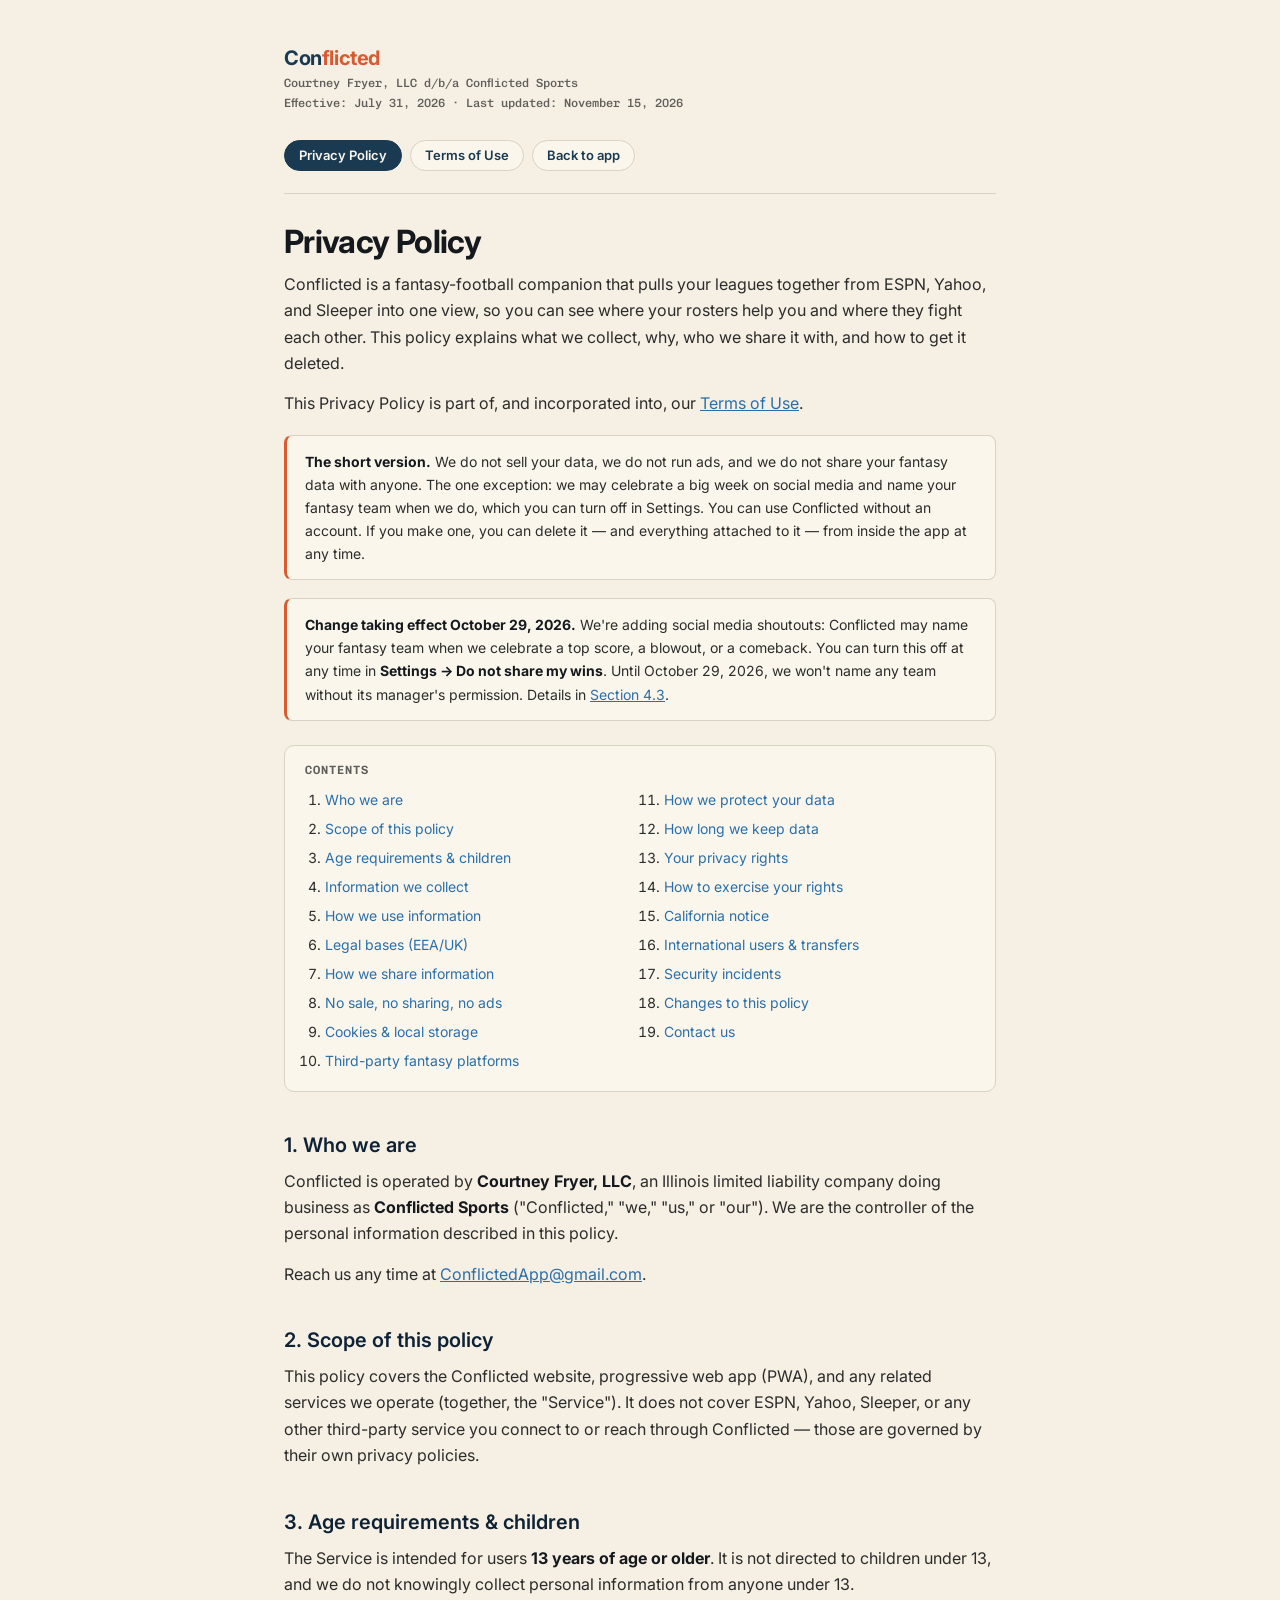
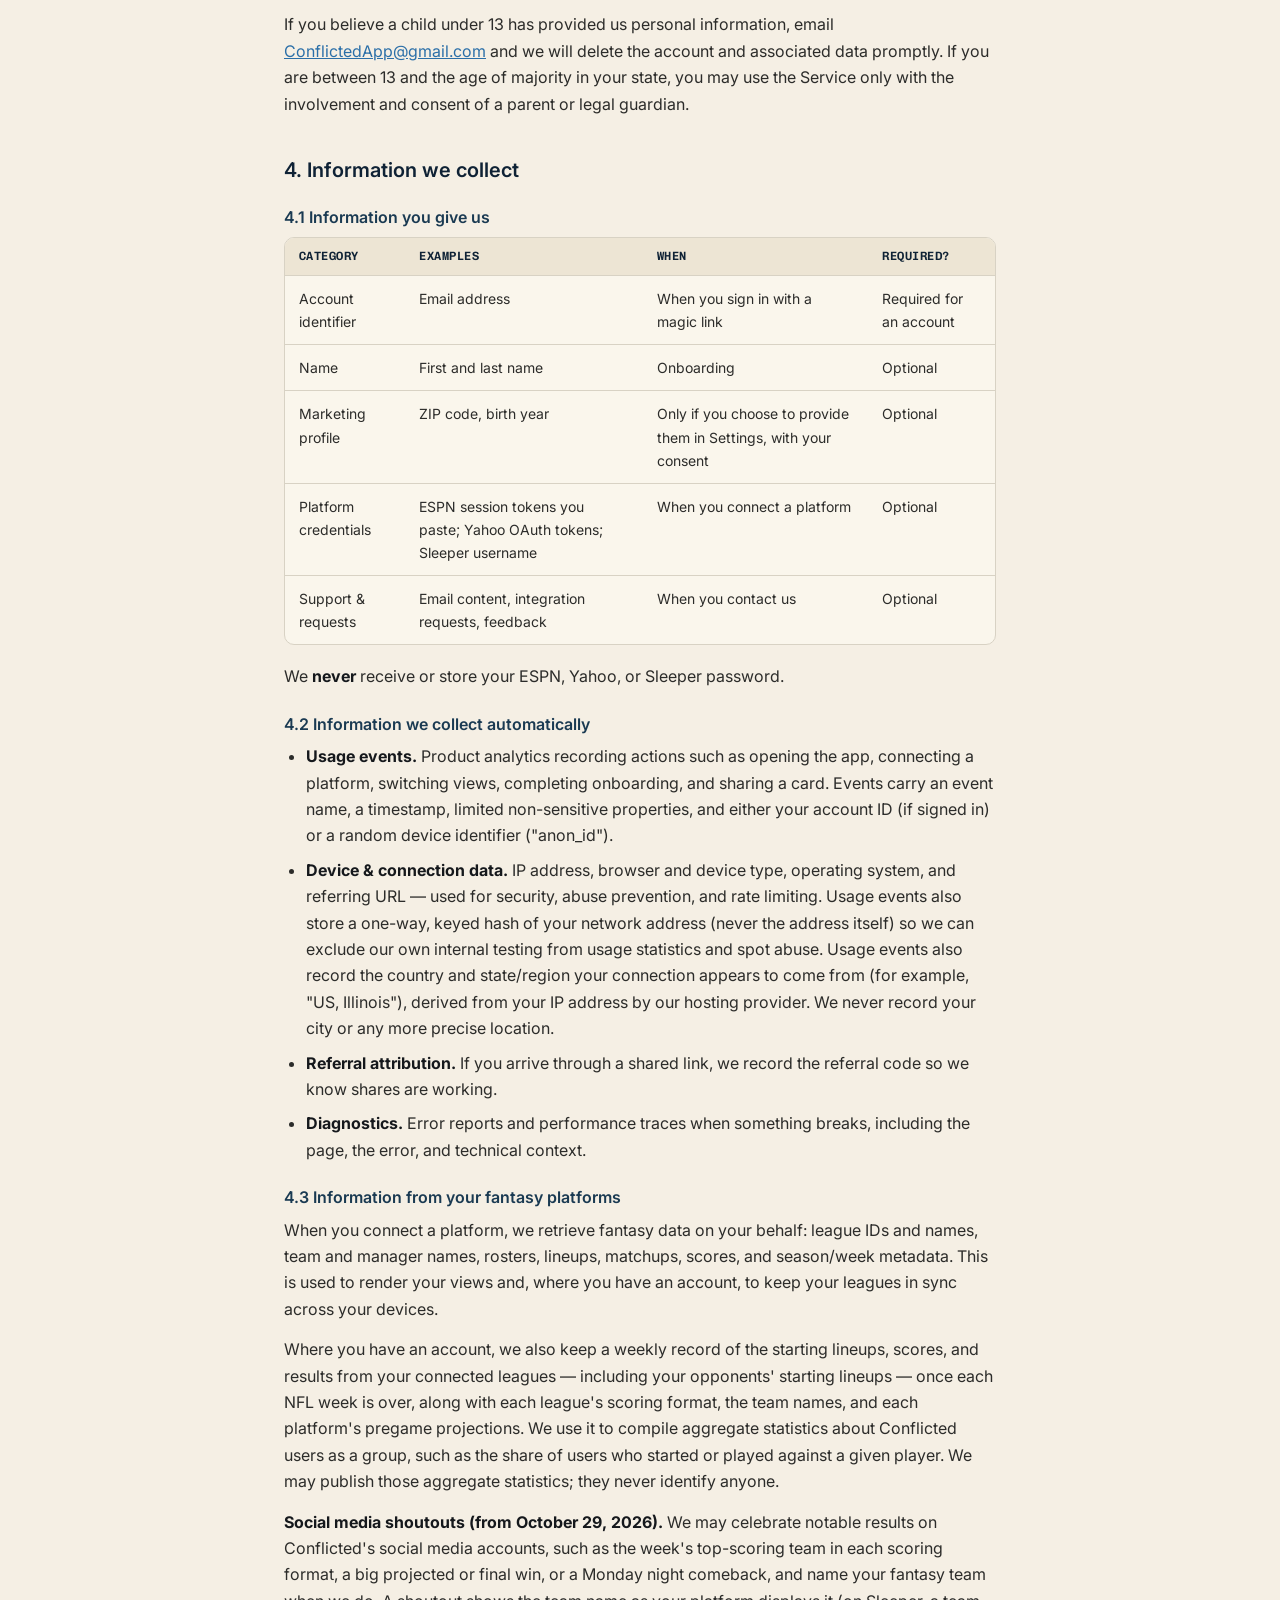
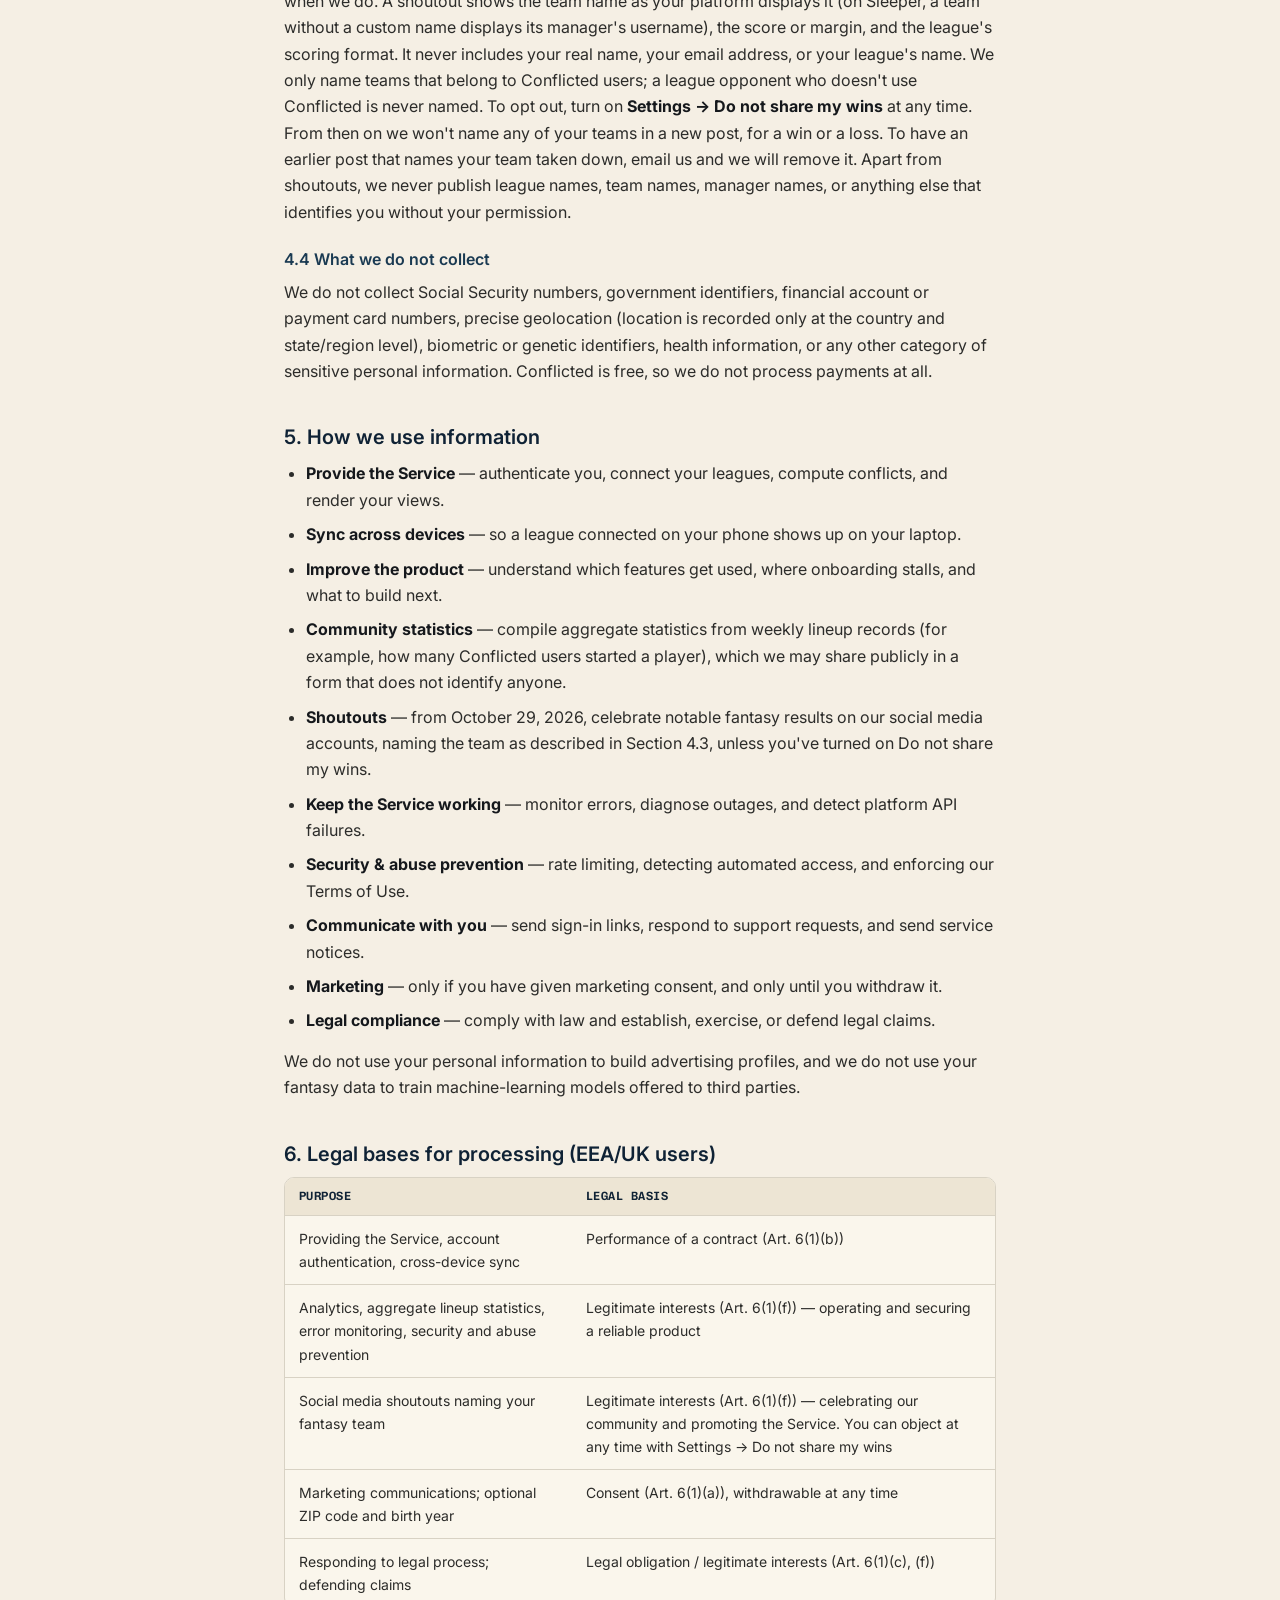
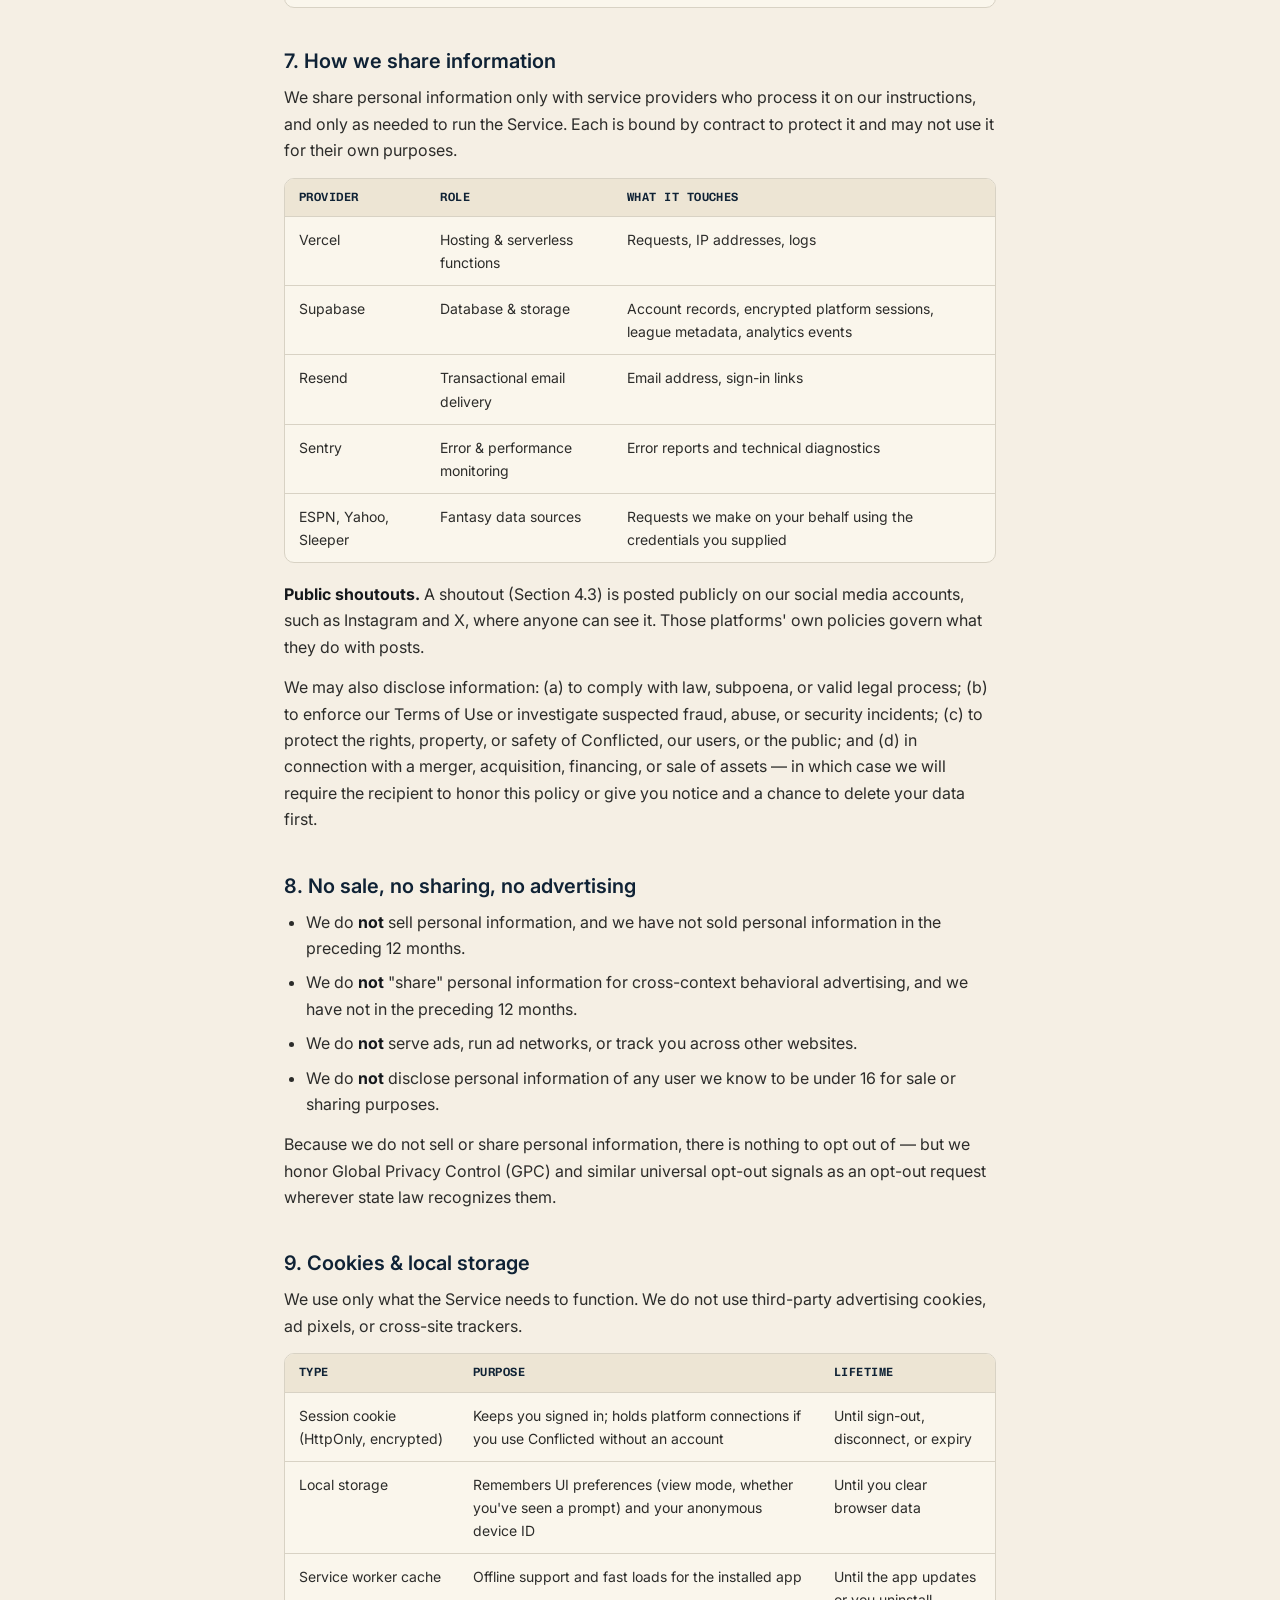
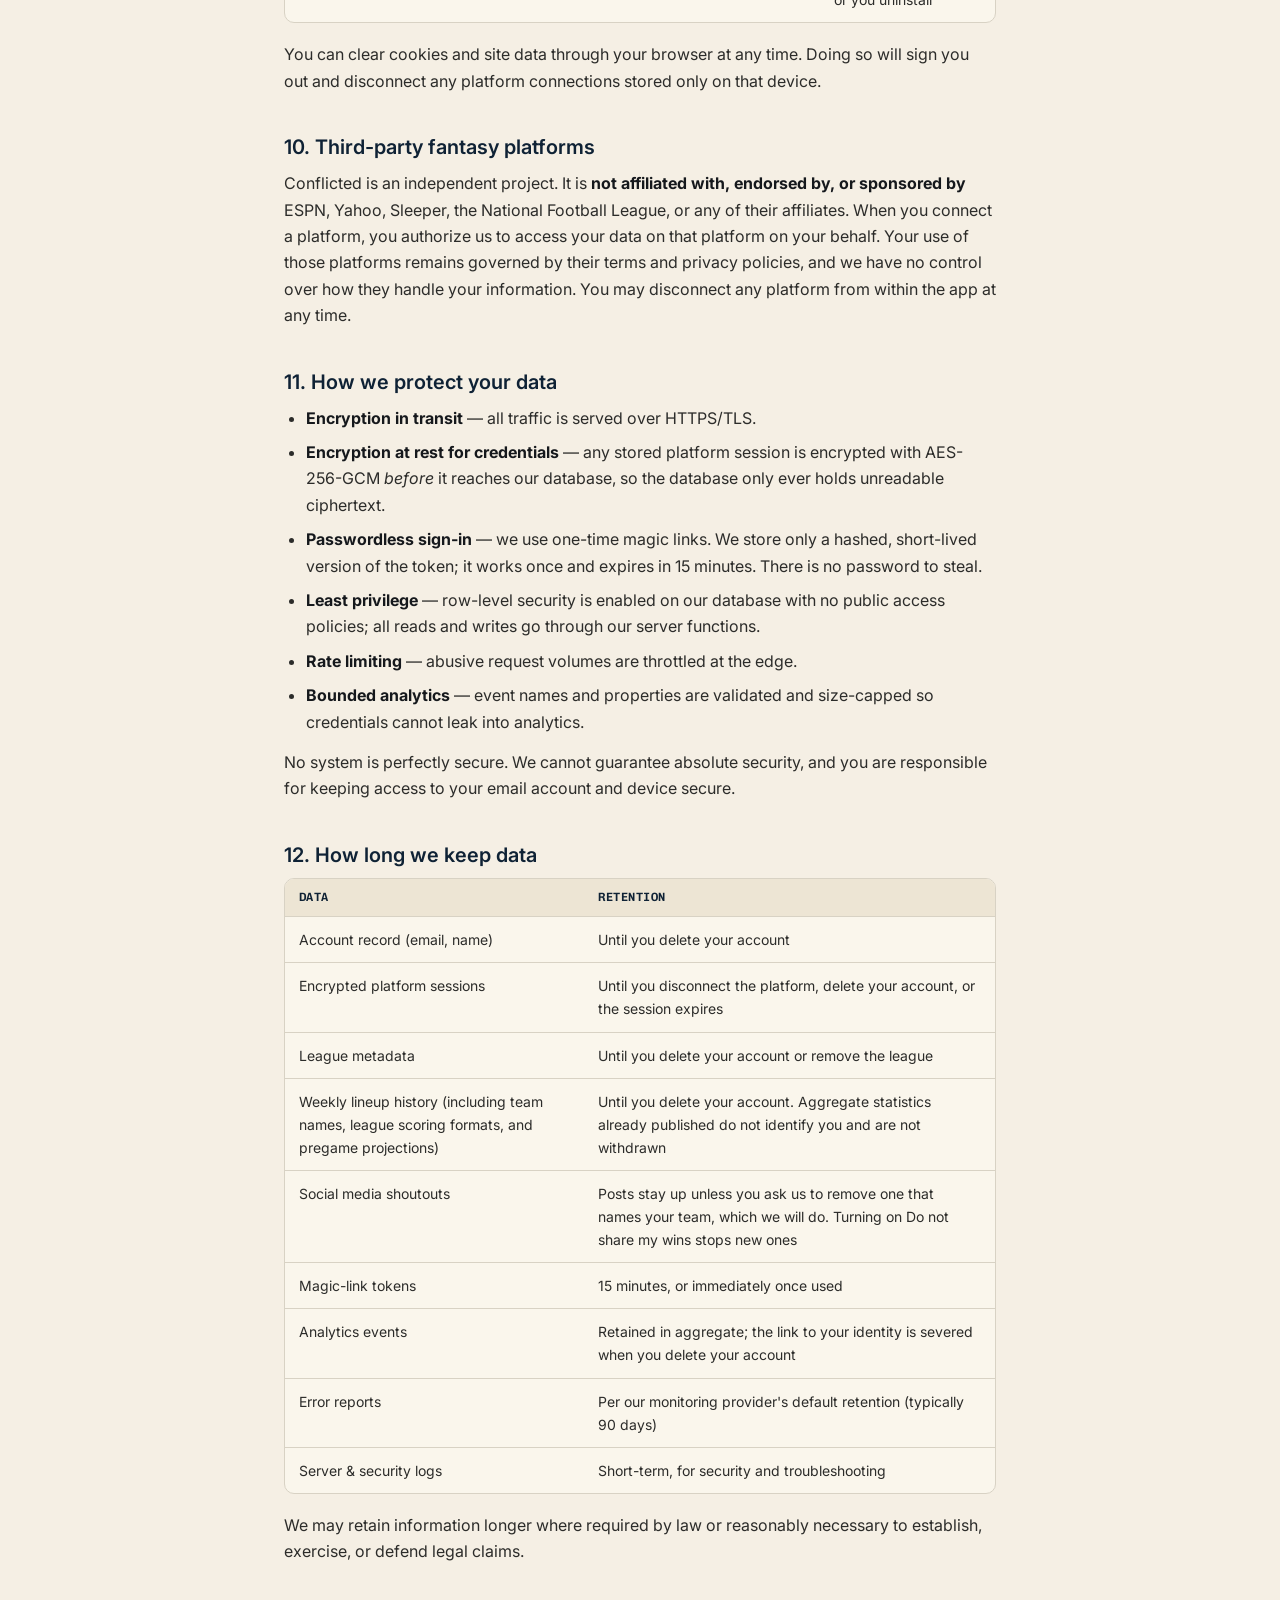
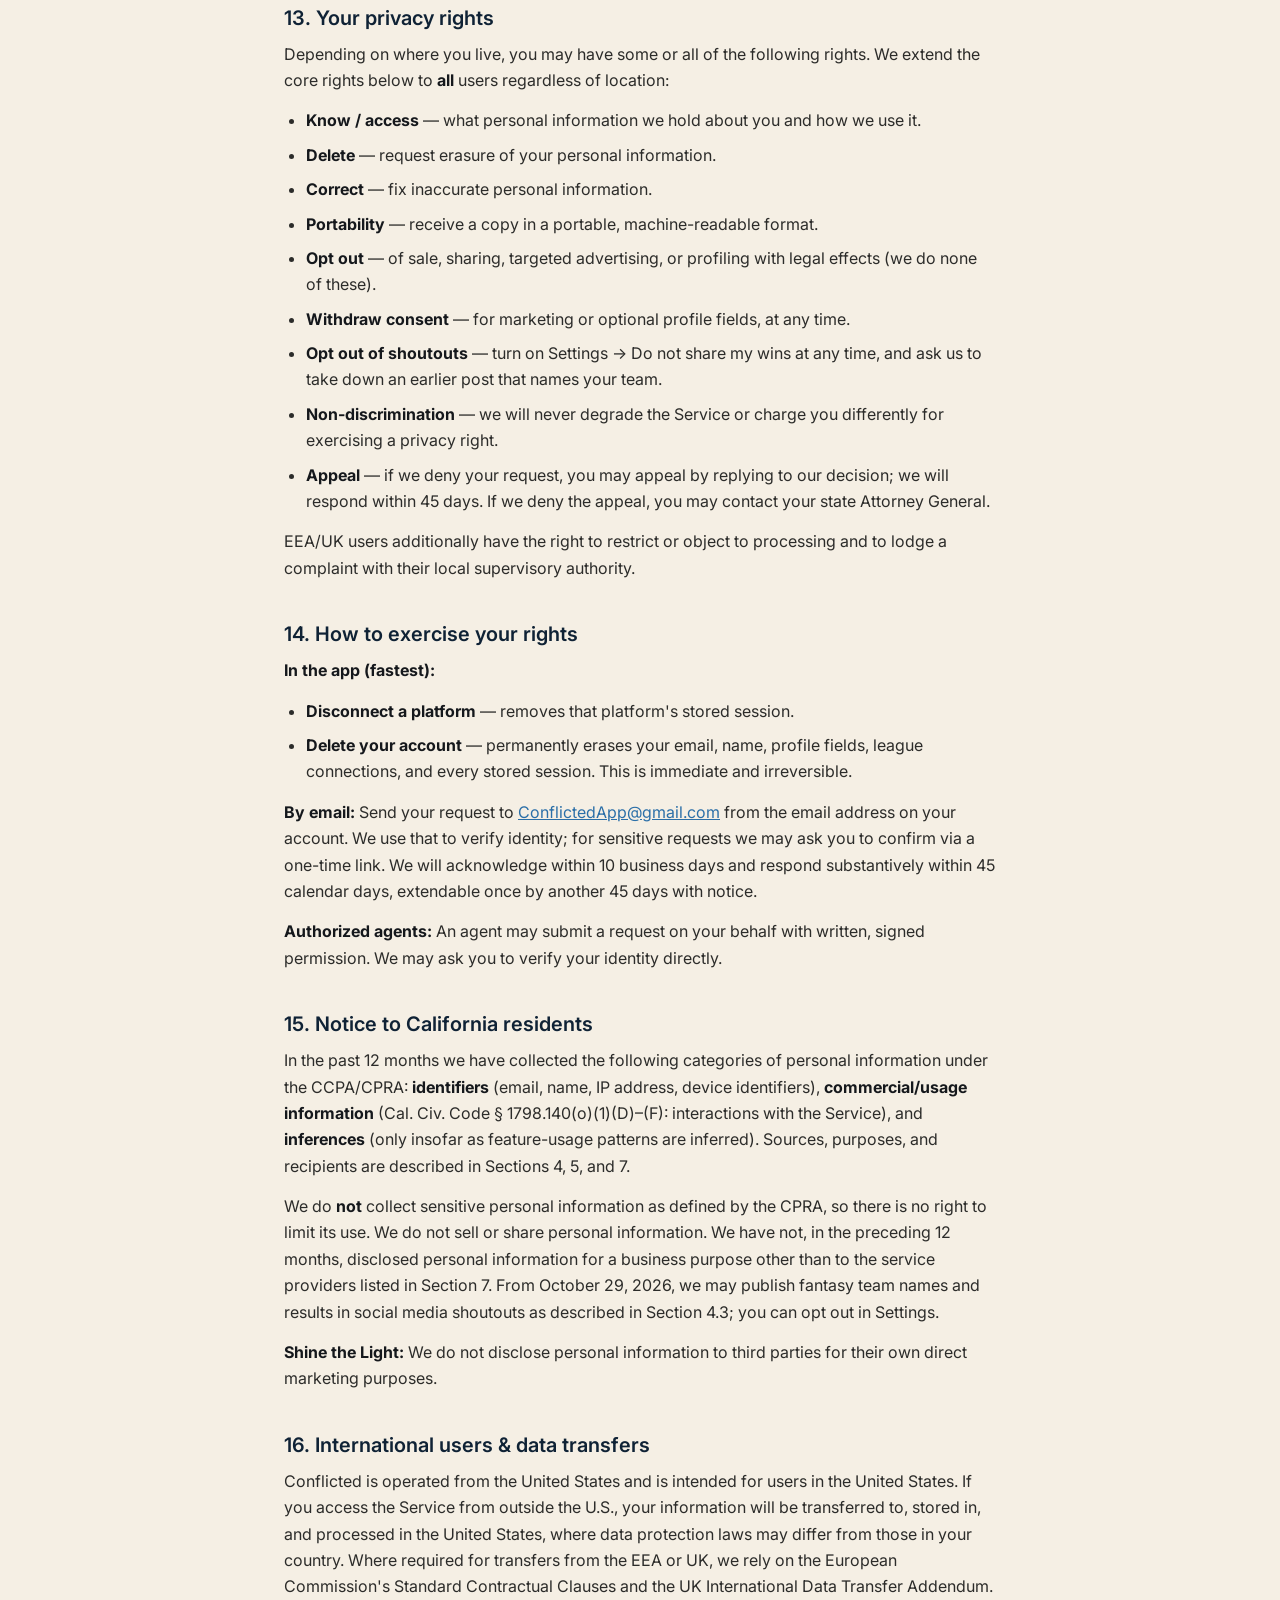
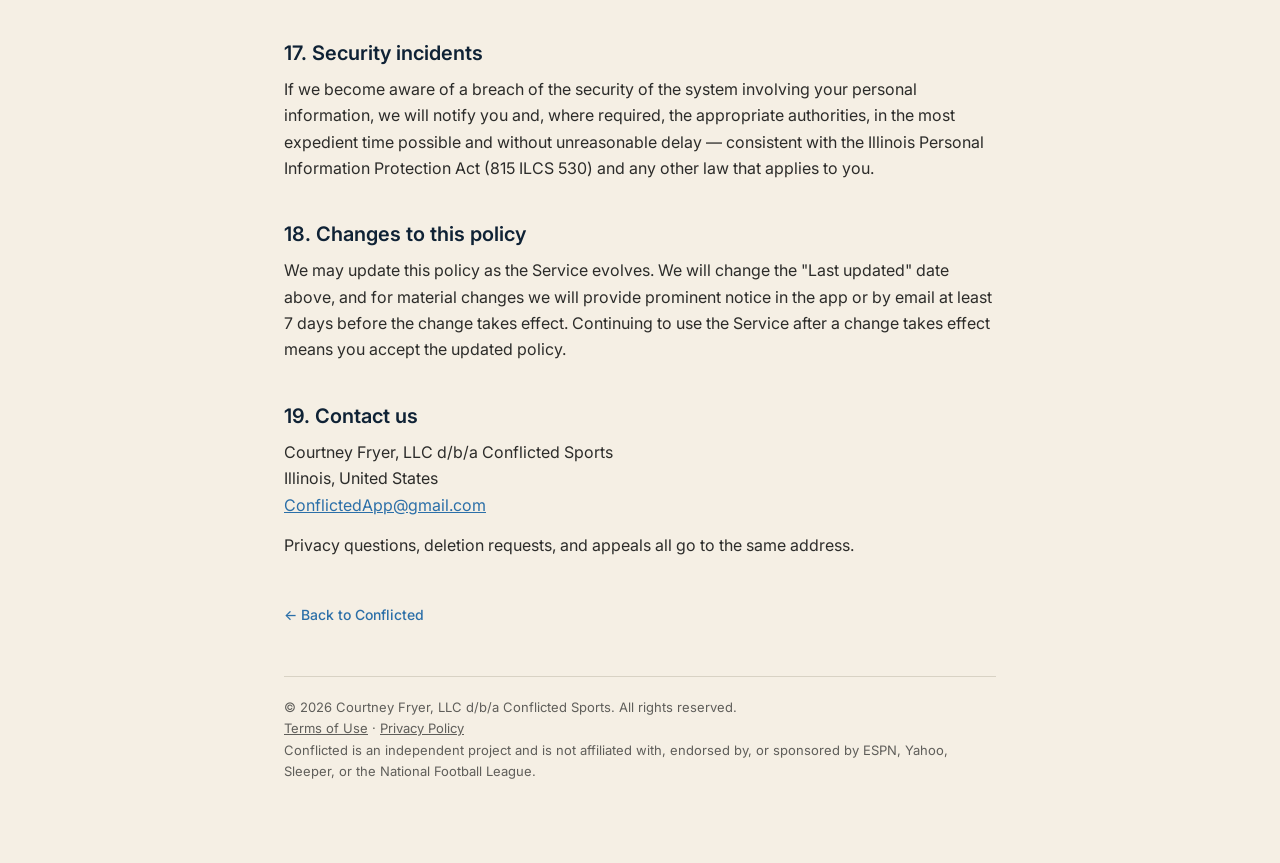
<file: privacy.html>
<!DOCTYPE html>
<html lang="en">
<head>
  <meta charset="utf-8" />
  <meta name="viewport" content="width=device-width, initial-scale=1" />
  <title>Privacy Policy — Conflicted</title>
  <meta name="description" content="Privacy Policy for Conflicted, operated by Courtney Fryer, LLC DBA Conflicted Sports." />
  <link rel="preconnect" href="https://fonts.googleapis.com" />
  <link rel="preconnect" href="https://fonts.gstatic.com" crossorigin />
  <link href="https://fonts.googleapis.com/css2?family=Inter:wght@400;500;600;700&family=Chivo+Mono&display=swap" rel="stylesheet" />
  <style>
    :root{
      --navy-900:#0F2235; --navy-700:#1A3A52; --navy-500:#2B6FA8;
      --coral-500:#D85A30; --coral-700:#B0451F;
      --paper:#F5EFE4; --paper-soft:#FAF6EC; --paper-deep:#EDE5D4;
      --ink-900:#15181C; --ink-700:#2C2C2A; --ink-500:#5F5E5A;
      --line:#D8D2C4;
      --font-sans:'Inter',-apple-system,BlinkMacSystemFont,'Segoe UI',sans-serif;
      --font-mono:'Chivo Mono',ui-monospace,Menlo,monospace;
    }
    *{box-sizing:border-box}
    body{
      margin:0; background:var(--paper); color:var(--ink-900);
      font:400 16px/1.65 var(--font-sans);
      -webkit-font-smoothing:antialiased;
    }
    .wrap{max-width:760px; margin:0 auto; padding:48px 24px 80px}
    .brand{
      font:700 20px/1 var(--font-sans); letter-spacing:-0.02em;
      color:var(--navy-700); margin-bottom:6px;
    }
    .brand .split{color:var(--coral-500)}
    .entity{font:500 12px/1.5 var(--font-mono); color:var(--ink-500); margin-bottom:2px}
    .updated{font:500 12px/1.5 var(--font-mono); color:var(--ink-500); margin-bottom:28px}
    .legal-nav{
      display:flex; gap:8px; flex-wrap:wrap; margin-bottom:30px;
      padding-bottom:22px; border-bottom:1px solid var(--line);
    }
    .legal-nav a{
      font:600 13px/1 var(--font-sans); text-decoration:none;
      color:var(--navy-700); background:var(--paper-soft);
      border:1px solid var(--line); border-radius:999px; padding:8px 14px;
    }
    .legal-nav a[aria-current]{background:var(--navy-700); color:var(--paper-soft); border-color:var(--navy-700)}
    .legal-nav a:hover{border-color:var(--coral-500); color:var(--coral-700)}
    .legal-nav a[aria-current]:hover{color:var(--paper-soft); border-color:var(--coral-500)}
    h1{font:700 32px/1.15 var(--font-sans); letter-spacing:-0.02em; margin:0 0 10px}
    h2{font:600 20px/1.3 var(--font-sans); margin:40px 0 10px; color:var(--navy-900); scroll-margin-top:20px}
    h3{font:600 16px/1.35 var(--font-sans); margin:24px 0 8px; color:var(--navy-700)}
    p{margin:0 0 14px; color:var(--ink-700)}
    ul,ol{margin:0 0 14px; padding-left:22px; color:var(--ink-700)}
    li{margin-bottom:8px}
    a{color:var(--navy-500)}
    strong{color:var(--ink-900)}
    code{font:400 13px/1 var(--font-mono); background:var(--paper-deep); padding:2px 6px; border-radius:4px; color:var(--coral-700)}
    .note{
      background:var(--paper-soft); border:1px solid var(--line);
      border-left:3px solid var(--coral-500); border-radius:8px;
      padding:14px 18px; margin:18px 0; font-size:14px; color:var(--ink-700);
    }
    .note p:last-child{margin-bottom:0}
    .toc{
      background:var(--paper-soft); border:1px solid var(--line); border-radius:10px;
      padding:18px 20px; margin:24px 0 8px;
    }
    .toc-title{font:600 12px/1 var(--font-mono); letter-spacing:.08em; text-transform:uppercase; color:var(--ink-500); margin-bottom:12px}
    .toc ol{margin:0; padding-left:20px; font-size:14px; columns:2; column-gap:28px}
    .toc li{margin-bottom:6px; break-inside:avoid}
    .toc a{text-decoration:none}
    .toc a:hover{color:var(--coral-700); text-decoration:underline}
    .tbl-wrap{overflow-x:auto; margin:0 0 18px; border:1px solid var(--line); border-radius:10px; background:var(--paper-soft)}
    table{border-collapse:collapse; width:100%; font-size:14px; min-width:520px}
    th,td{text-align:left; padding:11px 14px; border-bottom:1px solid var(--line); vertical-align:top; color:var(--ink-700)}
    th{font:600 12px/1.3 var(--font-mono); letter-spacing:.04em; text-transform:uppercase; color:var(--navy-900); background:var(--paper-deep)}
    tr:last-child td{border-bottom:none}
    .back{display:inline-block; margin-top:36px; font:500 14px/1 var(--font-sans); color:var(--navy-500); text-decoration:none}
    .back:hover{color:var(--coral-500)}
    footer{margin-top:48px; padding-top:20px; border-top:1px solid var(--line); font-size:13px; color:var(--ink-500)}
    footer a{color:var(--ink-500)}
    @media (max-width:600px){ .toc ol{columns:1} h1{font-size:27px} }
  </style>
</head>
<body>
  <div class="wrap">
    <div class="brand">Con<span class="split">flicted</span></div>
    <div class="entity">Courtney Fryer, LLC d/b/a Conflicted Sports</div>
    <div class="updated">Effective: July 31, 2026 · Last updated: November 15, 2026</div>

    <nav class="legal-nav">
      <a href="/privacy.html" aria-current="page">Privacy Policy</a>
      <a href="/terms.html">Terms of Use</a>
      <a href="/">Back to app</a>
    </nav>

    <h1>Privacy Policy</h1>
    <p>Conflicted is a fantasy-football companion that pulls your leagues together from ESPN, Yahoo, and Sleeper into one view, so you can see where your rosters help you and where they fight each other. This policy explains what we collect, why, who we share it with, and how to get it deleted.</p>
    <p>This Privacy Policy is part of, and incorporated into, our <a href="/terms.html">Terms of Use</a>.</p>

    <div class="note">
      <p><strong>The short version.</strong> We do not sell your data, we do not run ads, and we do not share your fantasy data with anyone. The one exception: we may celebrate a big week on social media and name your fantasy team when we do, which you can turn off in Settings. You can use Conflicted without an account. If you make one, you can delete it — and everything attached to it — from inside the app at any time.</p>
    </div>

    <div class="note">
      <p><strong>Change taking effect October 29, 2026.</strong> We're adding social media shoutouts: Conflicted may name your fantasy team when we celebrate a top score, a blowout, or a comeback. You can turn this off at any time in <strong>Settings → Do not share my wins</strong>. Until October 29, 2026, we won't name any team without its manager's permission. Details in <a href="#collect">Section 4.3</a>.</p>
    </div>

    <div class="toc">
      <div class="toc-title">Contents</div>
      <ol>
        <li><a href="#who">Who we are</a></li>
        <li><a href="#scope">Scope of this policy</a></li>
        <li><a href="#age">Age requirements &amp; children</a></li>
        <li><a href="#collect">Information we collect</a></li>
        <li><a href="#use">How we use information</a></li>
        <li><a href="#basis">Legal bases (EEA/UK)</a></li>
        <li><a href="#share">How we share information</a></li>
        <li><a href="#nosale">No sale, no sharing, no ads</a></li>
        <li><a href="#storage">Cookies &amp; local storage</a></li>
        <li><a href="#platforms">Third-party fantasy platforms</a></li>
        <li><a href="#security">How we protect your data</a></li>
        <li><a href="#retention">How long we keep data</a></li>
        <li><a href="#rights">Your privacy rights</a></li>
        <li><a href="#exercise">How to exercise your rights</a></li>
        <li><a href="#ca">California notice</a></li>
        <li><a href="#intl">International users &amp; transfers</a></li>
        <li><a href="#breach">Security incidents</a></li>
        <li><a href="#changes">Changes to this policy</a></li>
        <li><a href="#contact">Contact us</a></li>
      </ol>
    </div>

    <h2 id="who">1. Who we are</h2>
    <p>Conflicted is operated by <strong>Courtney Fryer, LLC</strong>, an Illinois limited liability company doing business as <strong>Conflicted Sports</strong> ("Conflicted," "we," "us," or "our"). We are the controller of the personal information described in this policy.</p>
    <p>Reach us any time at <a href="mailto:ConflictedApp@gmail.com">ConflictedApp@gmail.com</a>.</p>

    <h2 id="scope">2. Scope of this policy</h2>
    <p>This policy covers the Conflicted website, progressive web app (PWA), and any related services we operate (together, the "Service"). It does not cover ESPN, Yahoo, Sleeper, or any other third-party service you connect to or reach through Conflicted — those are governed by their own privacy policies.</p>

    <h2 id="age">3. Age requirements &amp; children</h2>
    <p>The Service is intended for users <strong>13 years of age or older</strong>. It is not directed to children under 13, and we do not knowingly collect personal information from anyone under 13.</p>
    <p>If you believe a child under 13 has provided us personal information, email <a href="mailto:ConflictedApp@gmail.com">ConflictedApp@gmail.com</a> and we will delete the account and associated data promptly. If you are between 13 and the age of majority in your state, you may use the Service only with the involvement and consent of a parent or legal guardian.</p>

    <h2 id="collect">4. Information we collect</h2>

    <h3>4.1 Information you give us</h3>
    <div class="tbl-wrap">
      <table>
        <thead>
          <tr><th>Category</th><th>Examples</th><th>When</th><th>Required?</th></tr>
        </thead>
        <tbody>
          <tr><td>Account identifier</td><td>Email address</td><td>When you sign in with a magic link</td><td>Required for an account</td></tr>
          <tr><td>Name</td><td>First and last name</td><td>Onboarding</td><td>Optional</td></tr>
          <tr><td>Marketing profile</td><td>ZIP code, birth year</td><td>Only if you choose to provide them in Settings, with your consent</td><td>Optional</td></tr>
          <tr><td>Platform credentials</td><td>ESPN session tokens you paste; Yahoo OAuth tokens; Sleeper username</td><td>When you connect a platform</td><td>Optional</td></tr>
          <tr><td>Support &amp; requests</td><td>Email content, integration requests, feedback</td><td>When you contact us</td><td>Optional</td></tr>
        </tbody>
      </table>
    </div>
    <p>We <strong>never</strong> receive or store your ESPN, Yahoo, or Sleeper password.</p>

    <h3>4.2 Information we collect automatically</h3>
    <ul>
      <li><strong>Usage events.</strong> Product analytics recording actions such as opening the app, connecting a platform, switching views, completing onboarding, and sharing a card. Events carry an event name, a timestamp, limited non-sensitive properties, and either your account ID (if signed in) or a random device identifier ("anon_id").</li>
      <li><strong>Device &amp; connection data.</strong> IP address, browser and device type, operating system, and referring URL — used for security, abuse prevention, and rate limiting. Usage events also store a one-way, keyed hash of your network address (never the address itself) so we can exclude our own internal testing from usage statistics and spot abuse. Usage events also record the country and state/region your connection appears to come from (for example, "US, Illinois"), derived from your IP address by our hosting provider. We never record your city or any more precise location.</li>
      <li><strong>Referral attribution.</strong> If you arrive through a shared link, we record the referral code so we know shares are working.</li>
      <li><strong>Diagnostics.</strong> Error reports and performance traces when something breaks, including the page, the error, and technical context.</li>
    </ul>

    <h3>4.3 Information from your fantasy platforms</h3>
    <p>When you connect a platform, we retrieve fantasy data on your behalf: league IDs and names, team and manager names, rosters, lineups, matchups, scores, and season/week metadata. This is used to render your views and, where you have an account, to keep your leagues in sync across your devices.</p>
    <p>Where you have an account, we also keep a weekly record of the starting lineups, scores, and results from your connected leagues — including your opponents' starting lineups — once each NFL week is over, along with each league's scoring format, the team names, and each platform's pregame projections. We use it to compile aggregate statistics about Conflicted users as a group, such as the share of users who started or played against a given player. We may publish those aggregate statistics; they never identify anyone.</p>
    <p><strong>Social media shoutouts (from October 29, 2026).</strong> We may celebrate notable results on Conflicted's social media accounts, such as the week's top-scoring team in each scoring format, a big projected or final win, or a Monday night comeback, and name your fantasy team when we do. A shoutout shows the team name as your platform displays it (on Sleeper, a team without a custom name displays its manager's username), the score or margin, and the league's scoring format. It never includes your real name, your email address, or your league's name. We only name teams that belong to Conflicted users; a league opponent who doesn't use Conflicted is never named. To opt out, turn on <strong>Settings → Do not share my wins</strong> at any time. From then on we won't name any of your teams in a new post, for a win or a loss. To have an earlier post that names your team taken down, email us and we will remove it. Apart from shoutouts, we never publish league names, team names, manager names, or anything else that identifies you without your permission.</p>

    <h3>4.4 What we do not collect</h3>
    <p>We do not collect Social Security numbers, government identifiers, financial account or payment card numbers, precise geolocation (location is recorded only at the country and state/region level), biometric or genetic identifiers, health information, or any other category of sensitive personal information. Conflicted is free, so we do not process payments at all.</p>

    <h2 id="use">5. How we use information</h2>
    <ul>
      <li><strong>Provide the Service</strong> — authenticate you, connect your leagues, compute conflicts, and render your views.</li>
      <li><strong>Sync across devices</strong> — so a league connected on your phone shows up on your laptop.</li>
      <li><strong>Improve the product</strong> — understand which features get used, where onboarding stalls, and what to build next.</li>
      <li><strong>Community statistics</strong> — compile aggregate statistics from weekly lineup records (for example, how many Conflicted users started a player), which we may share publicly in a form that does not identify anyone.</li>
      <li><strong>Shoutouts</strong> — from October 29, 2026, celebrate notable fantasy results on our social media accounts, naming the team as described in Section 4.3, unless you've turned on Do not share my wins.</li>
      <li><strong>Keep the Service working</strong> — monitor errors, diagnose outages, and detect platform API failures.</li>
      <li><strong>Security &amp; abuse prevention</strong> — rate limiting, detecting automated access, and enforcing our Terms of Use.</li>
      <li><strong>Communicate with you</strong> — send sign-in links, respond to support requests, and send service notices.</li>
      <li><strong>Marketing</strong> — only if you have given marketing consent, and only until you withdraw it.</li>
      <li><strong>Legal compliance</strong> — comply with law and establish, exercise, or defend legal claims.</li>
    </ul>
    <p>We do not use your personal information to build advertising profiles, and we do not use your fantasy data to train machine-learning models offered to third parties.</p>

    <h2 id="basis">6. Legal bases for processing (EEA/UK users)</h2>
    <div class="tbl-wrap">
      <table>
        <thead><tr><th>Purpose</th><th>Legal basis</th></tr></thead>
        <tbody>
          <tr><td>Providing the Service, account authentication, cross-device sync</td><td>Performance of a contract (Art. 6(1)(b))</td></tr>
          <tr><td>Analytics, aggregate lineup statistics, error monitoring, security and abuse prevention</td><td>Legitimate interests (Art. 6(1)(f)) — operating and securing a reliable product</td></tr>
          <tr><td>Social media shoutouts naming your fantasy team</td><td>Legitimate interests (Art. 6(1)(f)) — celebrating our community and promoting the Service. You can object at any time with Settings → Do not share my wins</td></tr>
          <tr><td>Marketing communications; optional ZIP code and birth year</td><td>Consent (Art. 6(1)(a)), withdrawable at any time</td></tr>
          <tr><td>Responding to legal process; defending claims</td><td>Legal obligation / legitimate interests (Art. 6(1)(c), (f))</td></tr>
        </tbody>
      </table>
    </div>

    <h2 id="share">7. How we share information</h2>
    <p>We share personal information only with service providers who process it on our instructions, and only as needed to run the Service. Each is bound by contract to protect it and may not use it for their own purposes.</p>
    <div class="tbl-wrap">
      <table>
        <thead><tr><th>Provider</th><th>Role</th><th>What it touches</th></tr></thead>
        <tbody>
          <tr><td>Vercel</td><td>Hosting &amp; serverless functions</td><td>Requests, IP addresses, logs</td></tr>
          <tr><td>Supabase</td><td>Database &amp; storage</td><td>Account records, encrypted platform sessions, league metadata, analytics events</td></tr>
          <tr><td>Resend</td><td>Transactional email delivery</td><td>Email address, sign-in links</td></tr>
          <tr><td>Sentry</td><td>Error &amp; performance monitoring</td><td>Error reports and technical diagnostics</td></tr>
          <tr><td>ESPN, Yahoo, Sleeper</td><td>Fantasy data sources</td><td>Requests we make on your behalf using the credentials you supplied</td></tr>
        </tbody>
      </table>
    </div>
    <p><strong>Public shoutouts.</strong> A shoutout (Section 4.3) is posted publicly on our social media accounts, such as Instagram and X, where anyone can see it. Those platforms' own policies govern what they do with posts.</p>
    <p>We may also disclose information: (a) to comply with law, subpoena, or valid legal process; (b) to enforce our Terms of Use or investigate suspected fraud, abuse, or security incidents; (c) to protect the rights, property, or safety of Conflicted, our users, or the public; and (d) in connection with a merger, acquisition, financing, or sale of assets — in which case we will require the recipient to honor this policy or give you notice and a chance to delete your data first.</p>

    <h2 id="nosale">8. No sale, no sharing, no advertising</h2>
    <ul>
      <li>We do <strong>not</strong> sell personal information, and we have not sold personal information in the preceding 12 months.</li>
      <li>We do <strong>not</strong> "share" personal information for cross-context behavioral advertising, and we have not in the preceding 12 months.</li>
      <li>We do <strong>not</strong> serve ads, run ad networks, or track you across other websites.</li>
      <li>We do <strong>not</strong> disclose personal information of any user we know to be under 16 for sale or sharing purposes.</li>
    </ul>
    <p>Because we do not sell or share personal information, there is nothing to opt out of — but we honor Global Privacy Control (GPC) and similar universal opt-out signals as an opt-out request wherever state law recognizes them.</p>

    <h2 id="storage">9. Cookies &amp; local storage</h2>
    <p>We use only what the Service needs to function. We do not use third-party advertising cookies, ad pixels, or cross-site trackers.</p>
    <div class="tbl-wrap">
      <table>
        <thead><tr><th>Type</th><th>Purpose</th><th>Lifetime</th></tr></thead>
        <tbody>
          <tr><td>Session cookie (HttpOnly, encrypted)</td><td>Keeps you signed in; holds platform connections if you use Conflicted without an account</td><td>Until sign-out, disconnect, or expiry</td></tr>
          <tr><td>Local storage</td><td>Remembers UI preferences (view mode, whether you've seen a prompt) and your anonymous device ID</td><td>Until you clear browser data</td></tr>
          <tr><td>Service worker cache</td><td>Offline support and fast loads for the installed app</td><td>Until the app updates or you uninstall</td></tr>
        </tbody>
      </table>
    </div>
    <p>You can clear cookies and site data through your browser at any time. Doing so will sign you out and disconnect any platform connections stored only on that device.</p>

    <h2 id="platforms">10. Third-party fantasy platforms</h2>
    <p>Conflicted is an independent project. It is <strong>not affiliated with, endorsed by, or sponsored by</strong> ESPN, Yahoo, Sleeper, the National Football League, or any of their affiliates. When you connect a platform, you authorize us to access your data on that platform on your behalf. Your use of those platforms remains governed by their terms and privacy policies, and we have no control over how they handle your information. You may disconnect any platform from within the app at any time.</p>

    <h2 id="security">11. How we protect your data</h2>
    <ul>
      <li><strong>Encryption in transit</strong> — all traffic is served over HTTPS/TLS.</li>
      <li><strong>Encryption at rest for credentials</strong> — any stored platform session is encrypted with AES-256-GCM <em>before</em> it reaches our database, so the database only ever holds unreadable ciphertext.</li>
      <li><strong>Passwordless sign-in</strong> — we use one-time magic links. We store only a hashed, short-lived version of the token; it works once and expires in 15 minutes. There is no password to steal.</li>
      <li><strong>Least privilege</strong> — row-level security is enabled on our database with no public access policies; all reads and writes go through our server functions.</li>
      <li><strong>Rate limiting</strong> — abusive request volumes are throttled at the edge.</li>
      <li><strong>Bounded analytics</strong> — event names and properties are validated and size-capped so credentials cannot leak into analytics.</li>
    </ul>
    <p>No system is perfectly secure. We cannot guarantee absolute security, and you are responsible for keeping access to your email account and device secure.</p>

    <h2 id="retention">12. How long we keep data</h2>
    <div class="tbl-wrap">
      <table>
        <thead><tr><th>Data</th><th>Retention</th></tr></thead>
        <tbody>
          <tr><td>Account record (email, name)</td><td>Until you delete your account</td></tr>
          <tr><td>Encrypted platform sessions</td><td>Until you disconnect the platform, delete your account, or the session expires</td></tr>
          <tr><td>League metadata</td><td>Until you delete your account or remove the league</td></tr>
          <tr><td>Weekly lineup history (including team names, league scoring formats, and pregame projections)</td><td>Until you delete your account. Aggregate statistics already published do not identify you and are not withdrawn</td></tr>
          <tr><td>Social media shoutouts</td><td>Posts stay up unless you ask us to remove one that names your team, which we will do. Turning on Do not share my wins stops new ones</td></tr>
          <tr><td>Magic-link tokens</td><td>15 minutes, or immediately once used</td></tr>
          <tr><td>Analytics events</td><td>Retained in aggregate; the link to your identity is severed when you delete your account</td></tr>
          <tr><td>Error reports</td><td>Per our monitoring provider's default retention (typically 90 days)</td></tr>
          <tr><td>Server &amp; security logs</td><td>Short-term, for security and troubleshooting</td></tr>
        </tbody>
      </table>
    </div>
    <p>We may retain information longer where required by law or reasonably necessary to establish, exercise, or defend legal claims.</p>

    <h2 id="rights">13. Your privacy rights</h2>
    <p>Depending on where you live, you may have some or all of the following rights. We extend the core rights below to <strong>all</strong> users regardless of location:</p>
    <ul>
      <li><strong>Know / access</strong> — what personal information we hold about you and how we use it.</li>
      <li><strong>Delete</strong> — request erasure of your personal information.</li>
      <li><strong>Correct</strong> — fix inaccurate personal information.</li>
      <li><strong>Portability</strong> — receive a copy in a portable, machine-readable format.</li>
      <li><strong>Opt out</strong> — of sale, sharing, targeted advertising, or profiling with legal effects (we do none of these).</li>
      <li><strong>Withdraw consent</strong> — for marketing or optional profile fields, at any time.</li>
      <li><strong>Opt out of shoutouts</strong> — turn on Settings → Do not share my wins at any time, and ask us to take down an earlier post that names your team.</li>
      <li><strong>Non-discrimination</strong> — we will never degrade the Service or charge you differently for exercising a privacy right.</li>
      <li><strong>Appeal</strong> — if we deny your request, you may appeal by replying to our decision; we will respond within 45 days. If we deny the appeal, you may contact your state Attorney General.</li>
    </ul>
    <p>EEA/UK users additionally have the right to restrict or object to processing and to lodge a complaint with their local supervisory authority.</p>

    <h2 id="exercise">14. How to exercise your rights</h2>
    <p><strong>In the app (fastest):</strong></p>
    <ul>
      <li><strong>Disconnect a platform</strong> — removes that platform's stored session.</li>
      <li><strong>Delete your account</strong> — permanently erases your email, name, profile fields, league connections, and every stored session. This is immediate and irreversible.</li>
    </ul>
    <p><strong>By email:</strong> Send your request to <a href="mailto:ConflictedApp@gmail.com">ConflictedApp@gmail.com</a> from the email address on your account. We use that to verify identity; for sensitive requests we may ask you to confirm via a one-time link. We will acknowledge within 10 business days and respond substantively within 45 calendar days, extendable once by another 45 days with notice.</p>
    <p><strong>Authorized agents:</strong> An agent may submit a request on your behalf with written, signed permission. We may ask you to verify your identity directly.</p>

    <h2 id="ca">15. Notice to California residents</h2>
    <p>In the past 12 months we have collected the following categories of personal information under the CCPA/CPRA: <strong>identifiers</strong> (email, name, IP address, device identifiers), <strong>commercial/usage information</strong> (Cal. Civ. Code § 1798.140(o)(1)(D)–(F): interactions with the Service), and <strong>inferences</strong> (only insofar as feature-usage patterns are inferred). Sources, purposes, and recipients are described in Sections 4, 5, and 7.</p>
    <p>We do <strong>not</strong> collect sensitive personal information as defined by the CPRA, so there is no right to limit its use. We do not sell or share personal information. We have not, in the preceding 12 months, disclosed personal information for a business purpose other than to the service providers listed in Section 7. From October 29, 2026, we may publish fantasy team names and results in social media shoutouts as described in Section 4.3; you can opt out in Settings.</p>
    <p><strong>Shine the Light:</strong> We do not disclose personal information to third parties for their own direct marketing purposes.</p>

    <h2 id="intl">16. International users &amp; data transfers</h2>
    <p>Conflicted is operated from the United States and is intended for users in the United States. If you access the Service from outside the U.S., your information will be transferred to, stored in, and processed in the United States, where data protection laws may differ from those in your country. Where required for transfers from the EEA or UK, we rely on the European Commission's Standard Contractual Clauses and the UK International Data Transfer Addendum.</p>

    <h2 id="breach">17. Security incidents</h2>
    <p>If we become aware of a breach of the security of the system involving your personal information, we will notify you and, where required, the appropriate authorities, in the most expedient time possible and without unreasonable delay — consistent with the Illinois Personal Information Protection Act (815 ILCS 530) and any other law that applies to you.</p>

    <h2 id="changes">18. Changes to this policy</h2>
    <p>We may update this policy as the Service evolves. We will change the "Last updated" date above, and for material changes we will provide prominent notice in the app or by email at least 7 days before the change takes effect. Continuing to use the Service after a change takes effect means you accept the updated policy.</p>

    <h2 id="contact">19. Contact us</h2>
    <p>Courtney Fryer, LLC d/b/a Conflicted Sports<br />
    Illinois, United States<br />
    <a href="mailto:ConflictedApp@gmail.com">ConflictedApp@gmail.com</a></p>
    <p>Privacy questions, deletion requests, and appeals all go to the same address.</p>

    <a class="back" href="/">&larr; Back to Conflicted</a>

    <footer>
      © 2026 Courtney Fryer, LLC d/b/a Conflicted Sports. All rights reserved.<br />
      <a href="/terms.html">Terms of Use</a> · <a href="/privacy.html">Privacy Policy</a><br />
      Conflicted is an independent project and is not affiliated with, endorsed by, or sponsored by ESPN, Yahoo, Sleeper, or the National Football League.
    </footer>
  </div>
</body>
</html>
</file>
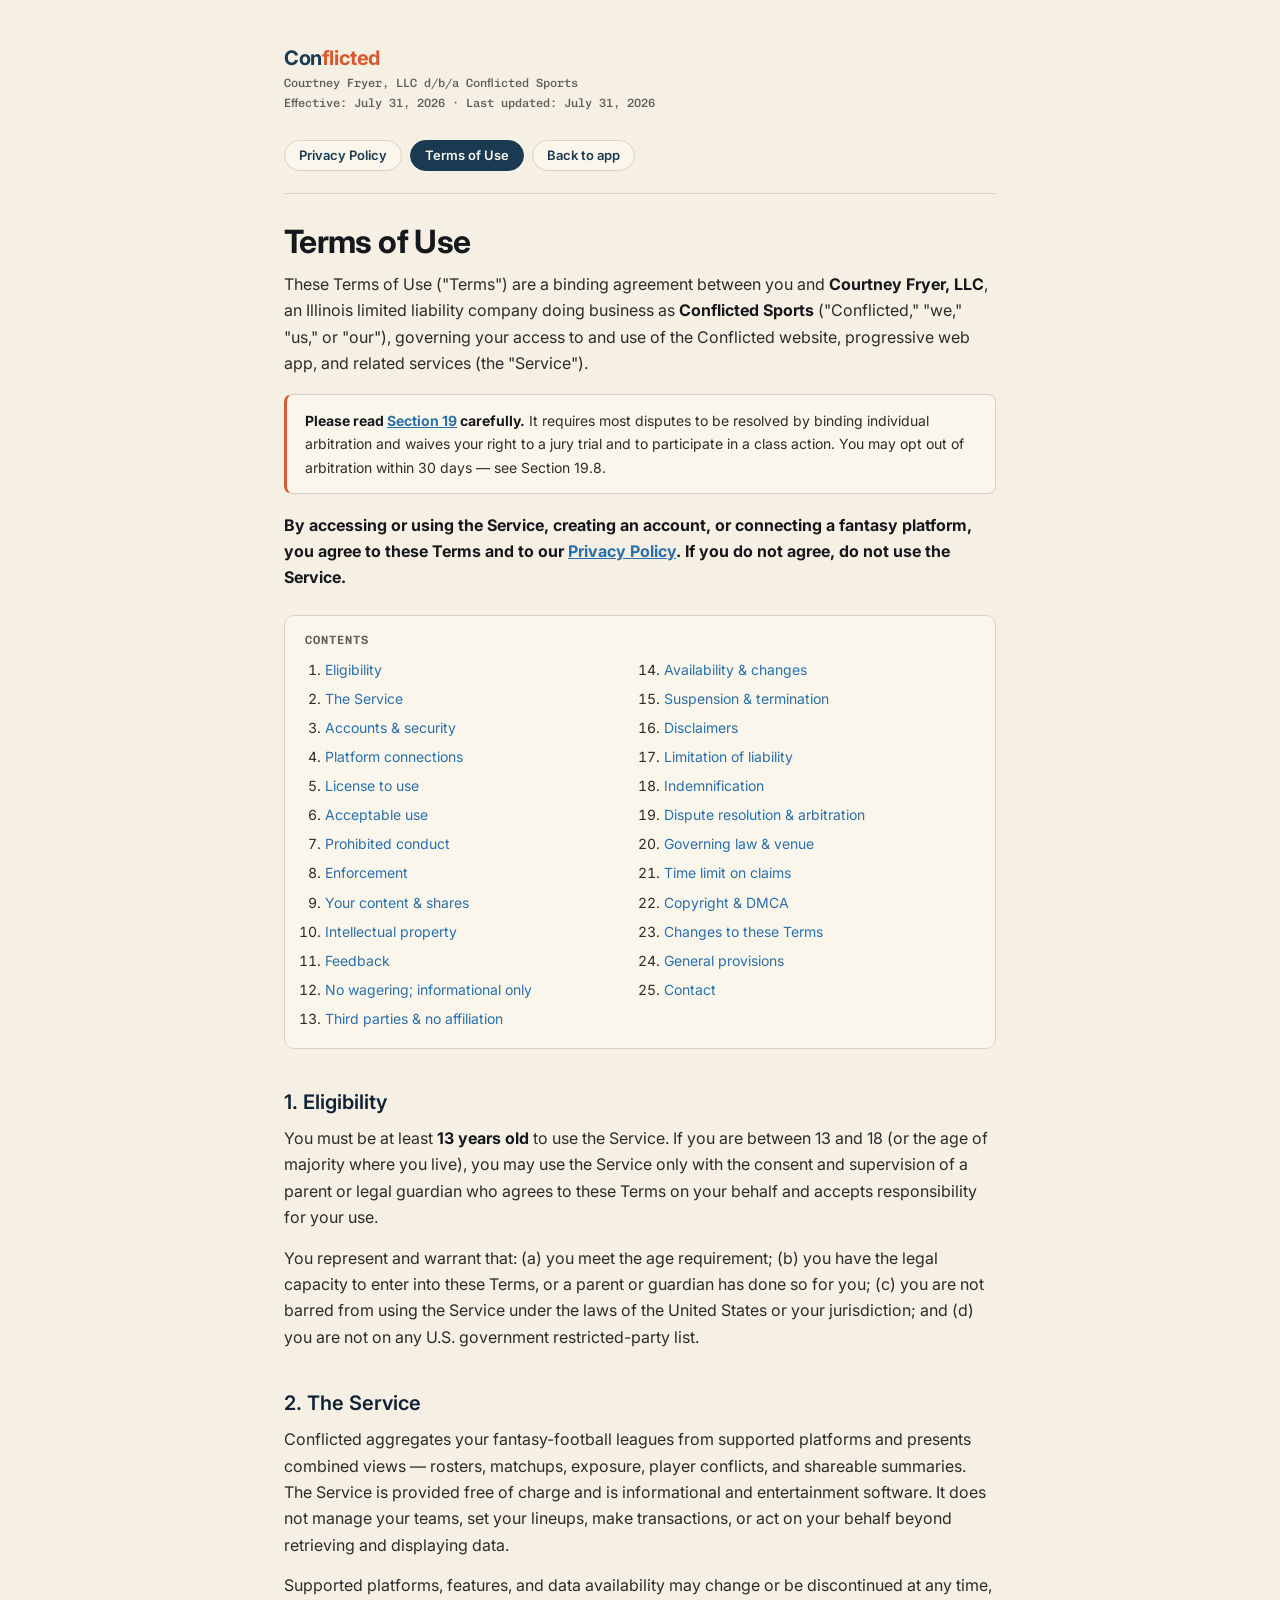
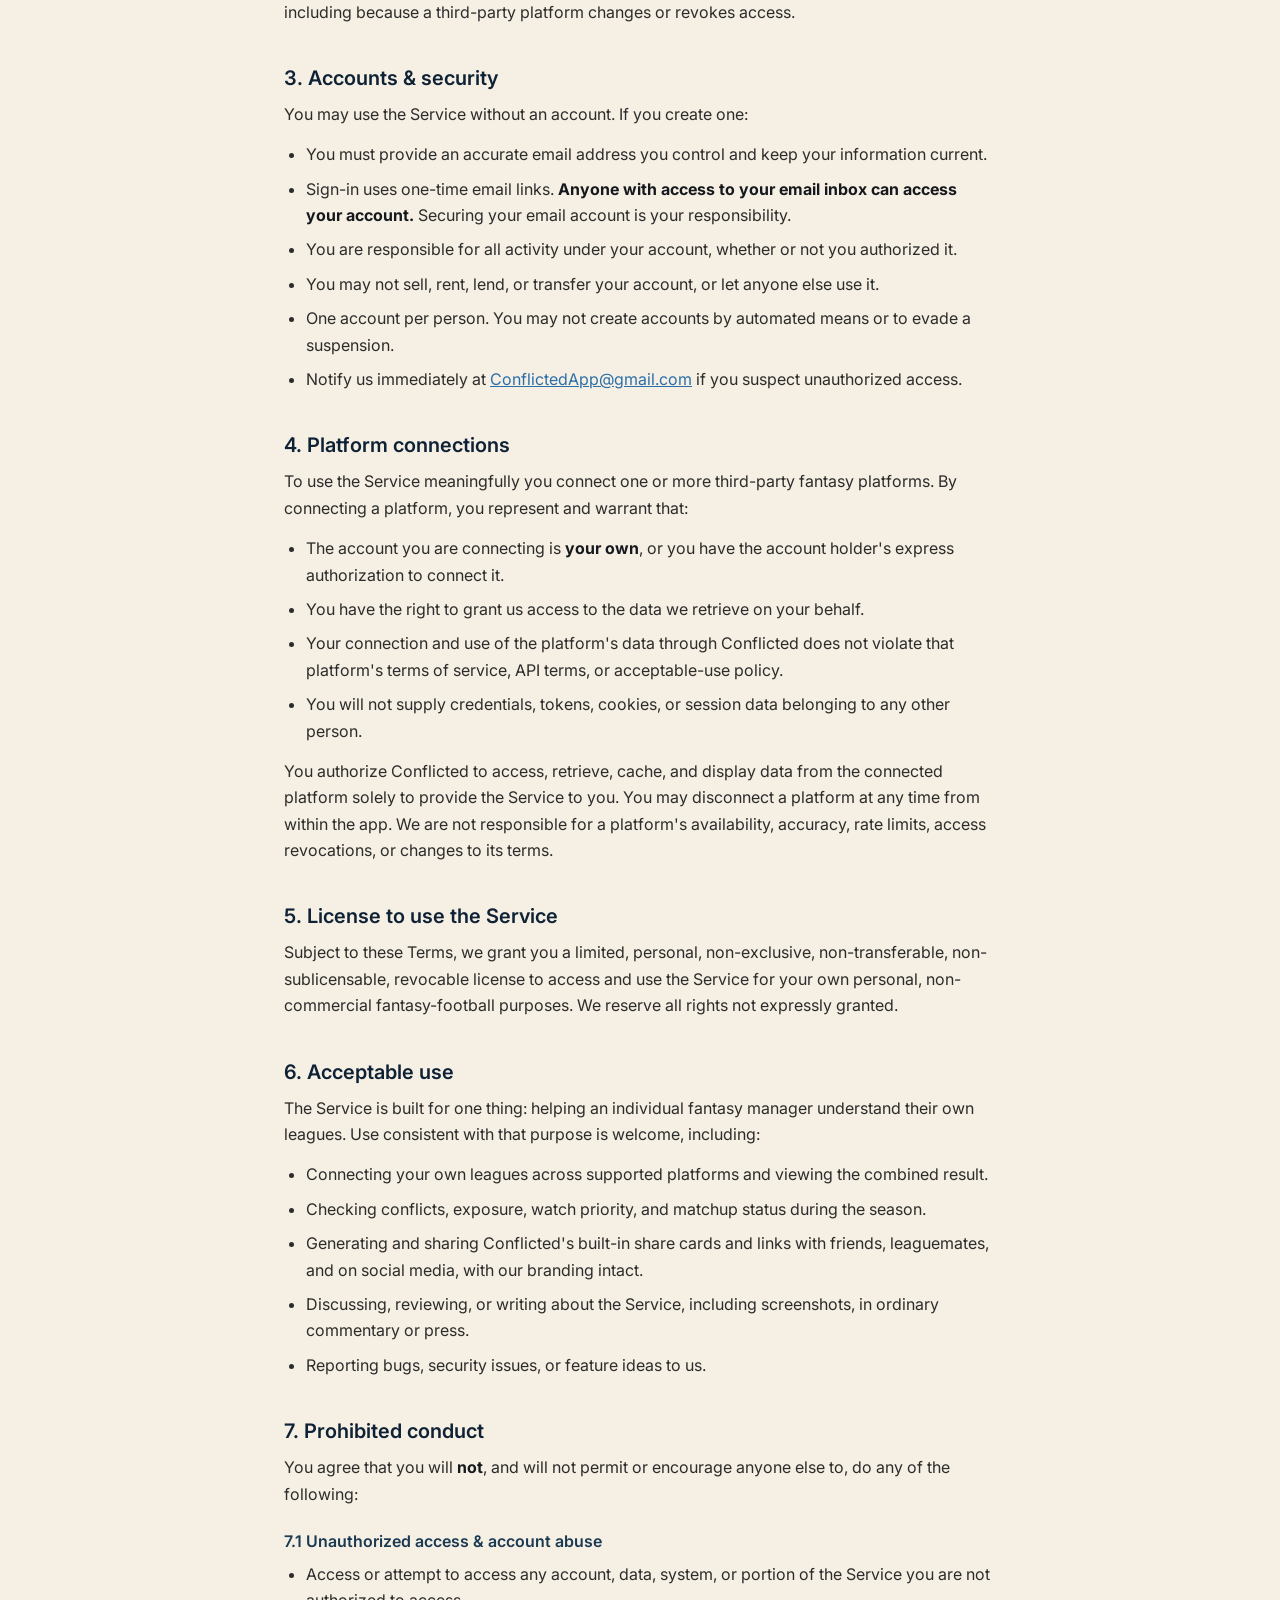
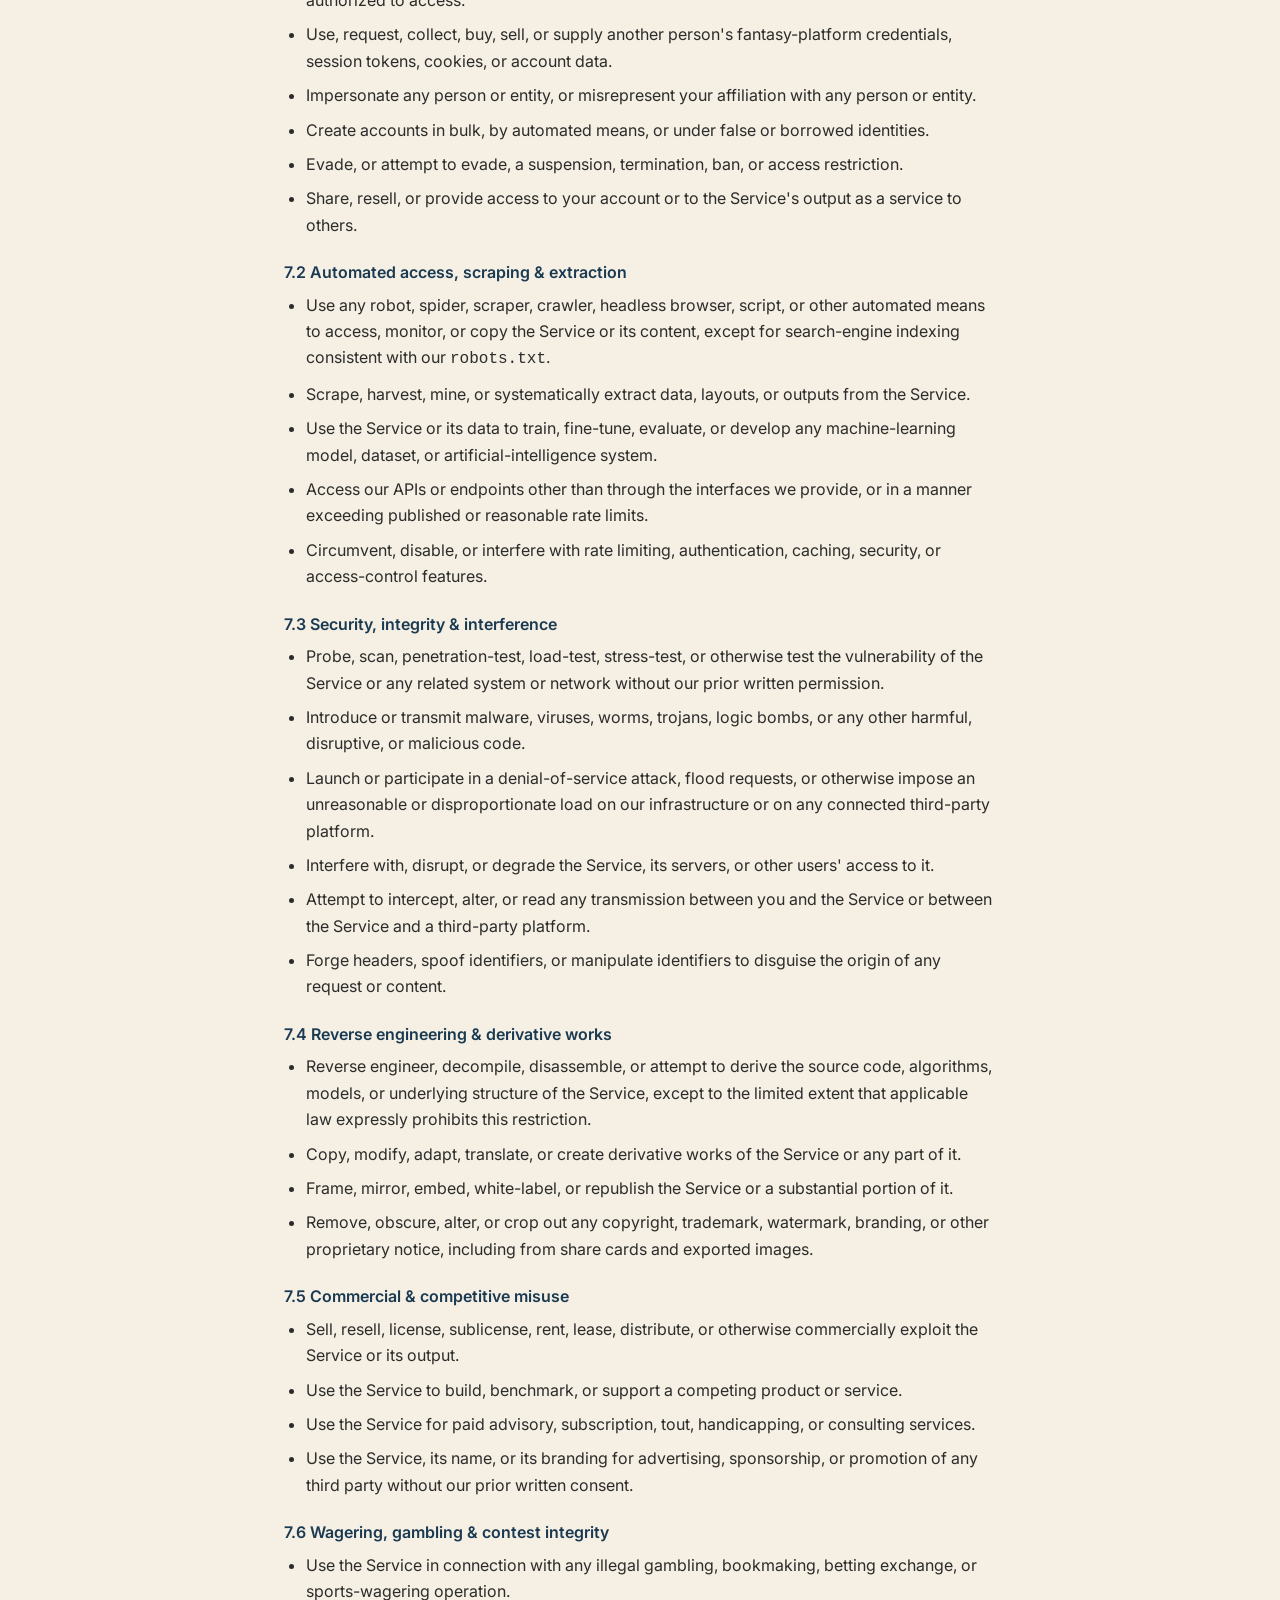
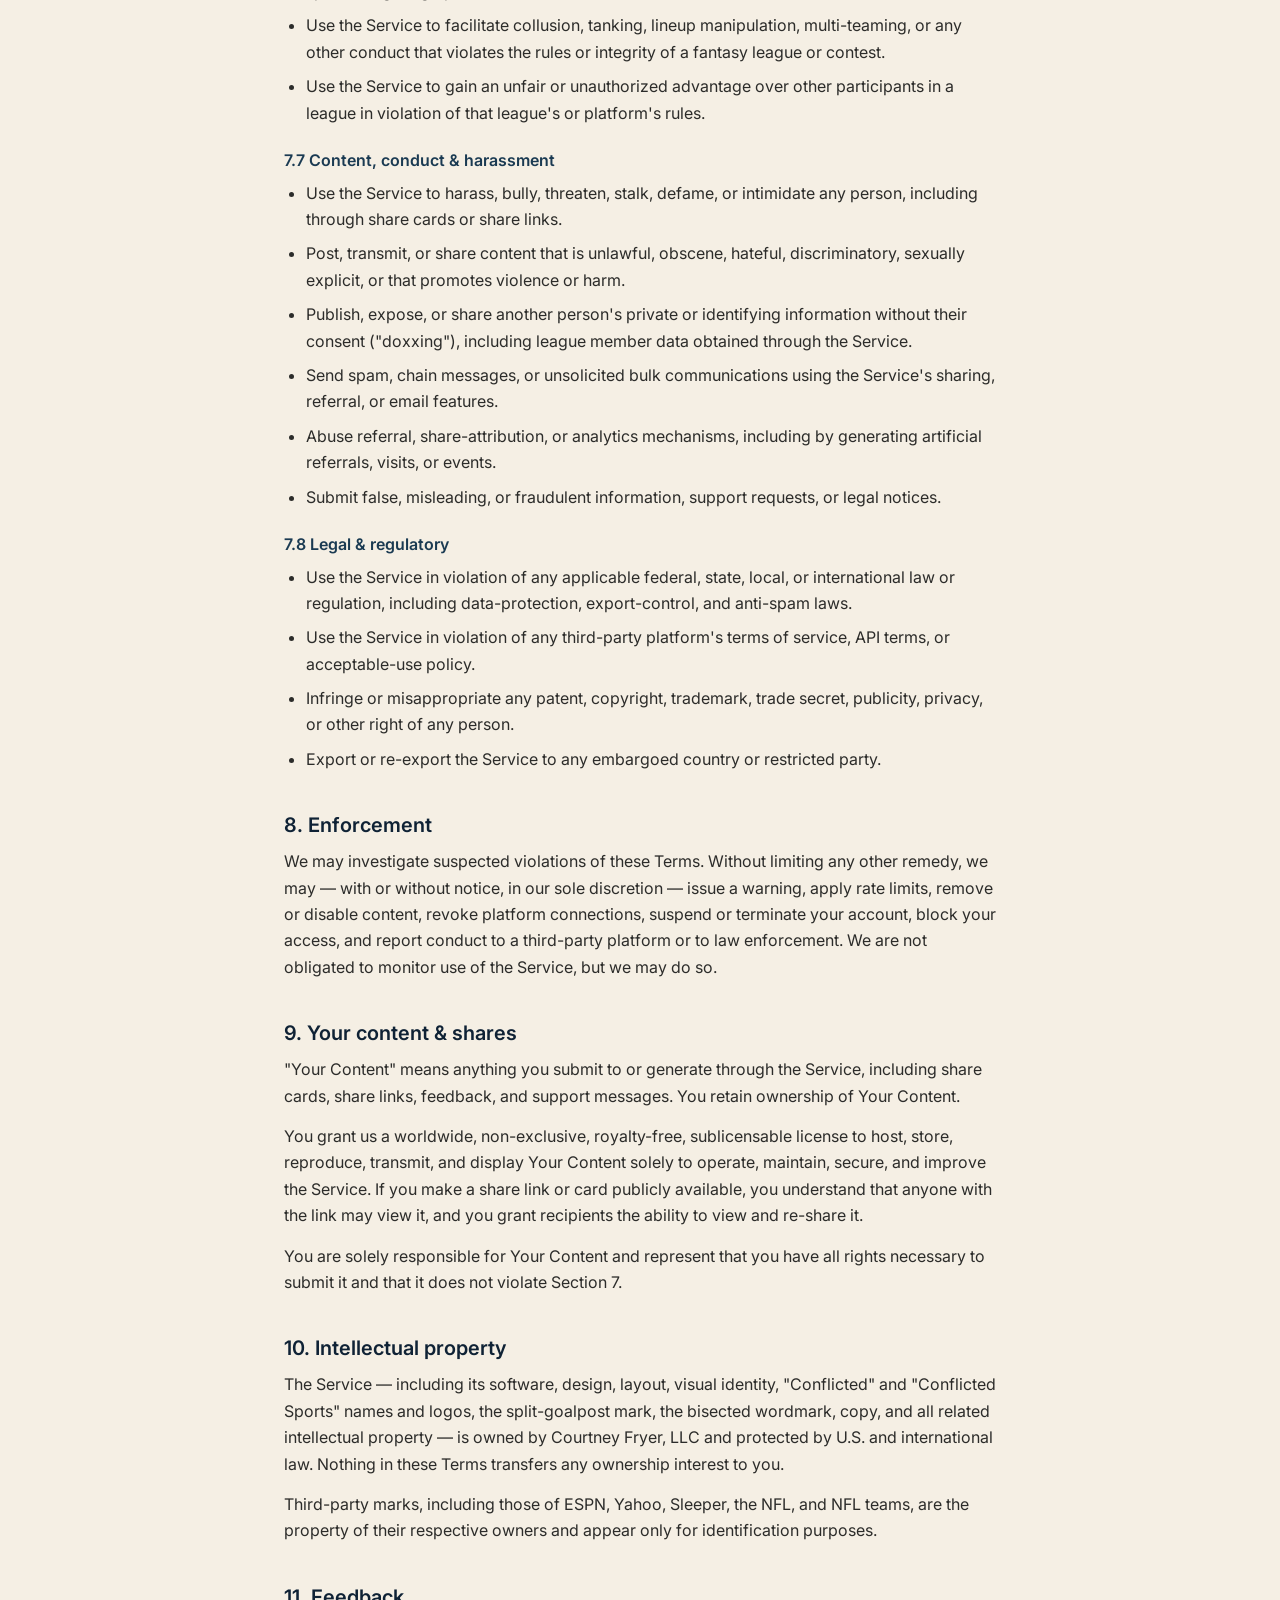
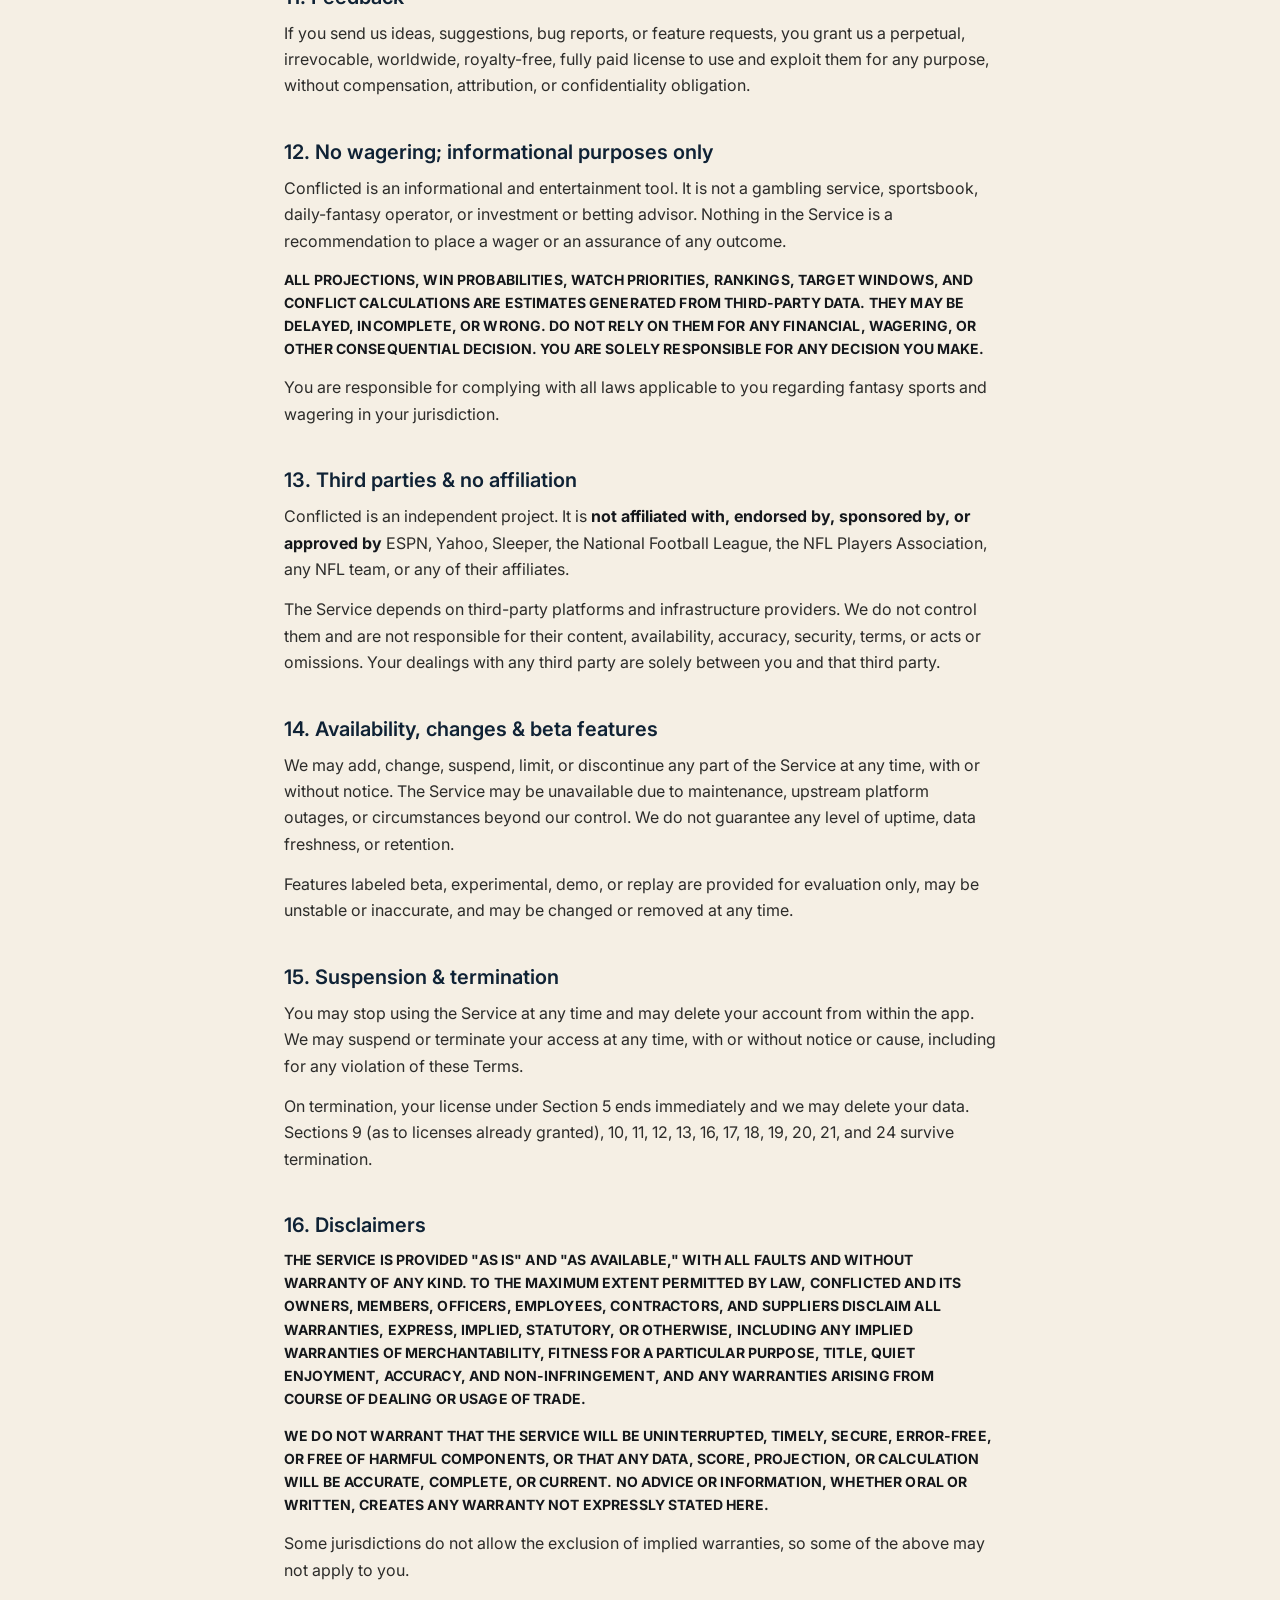
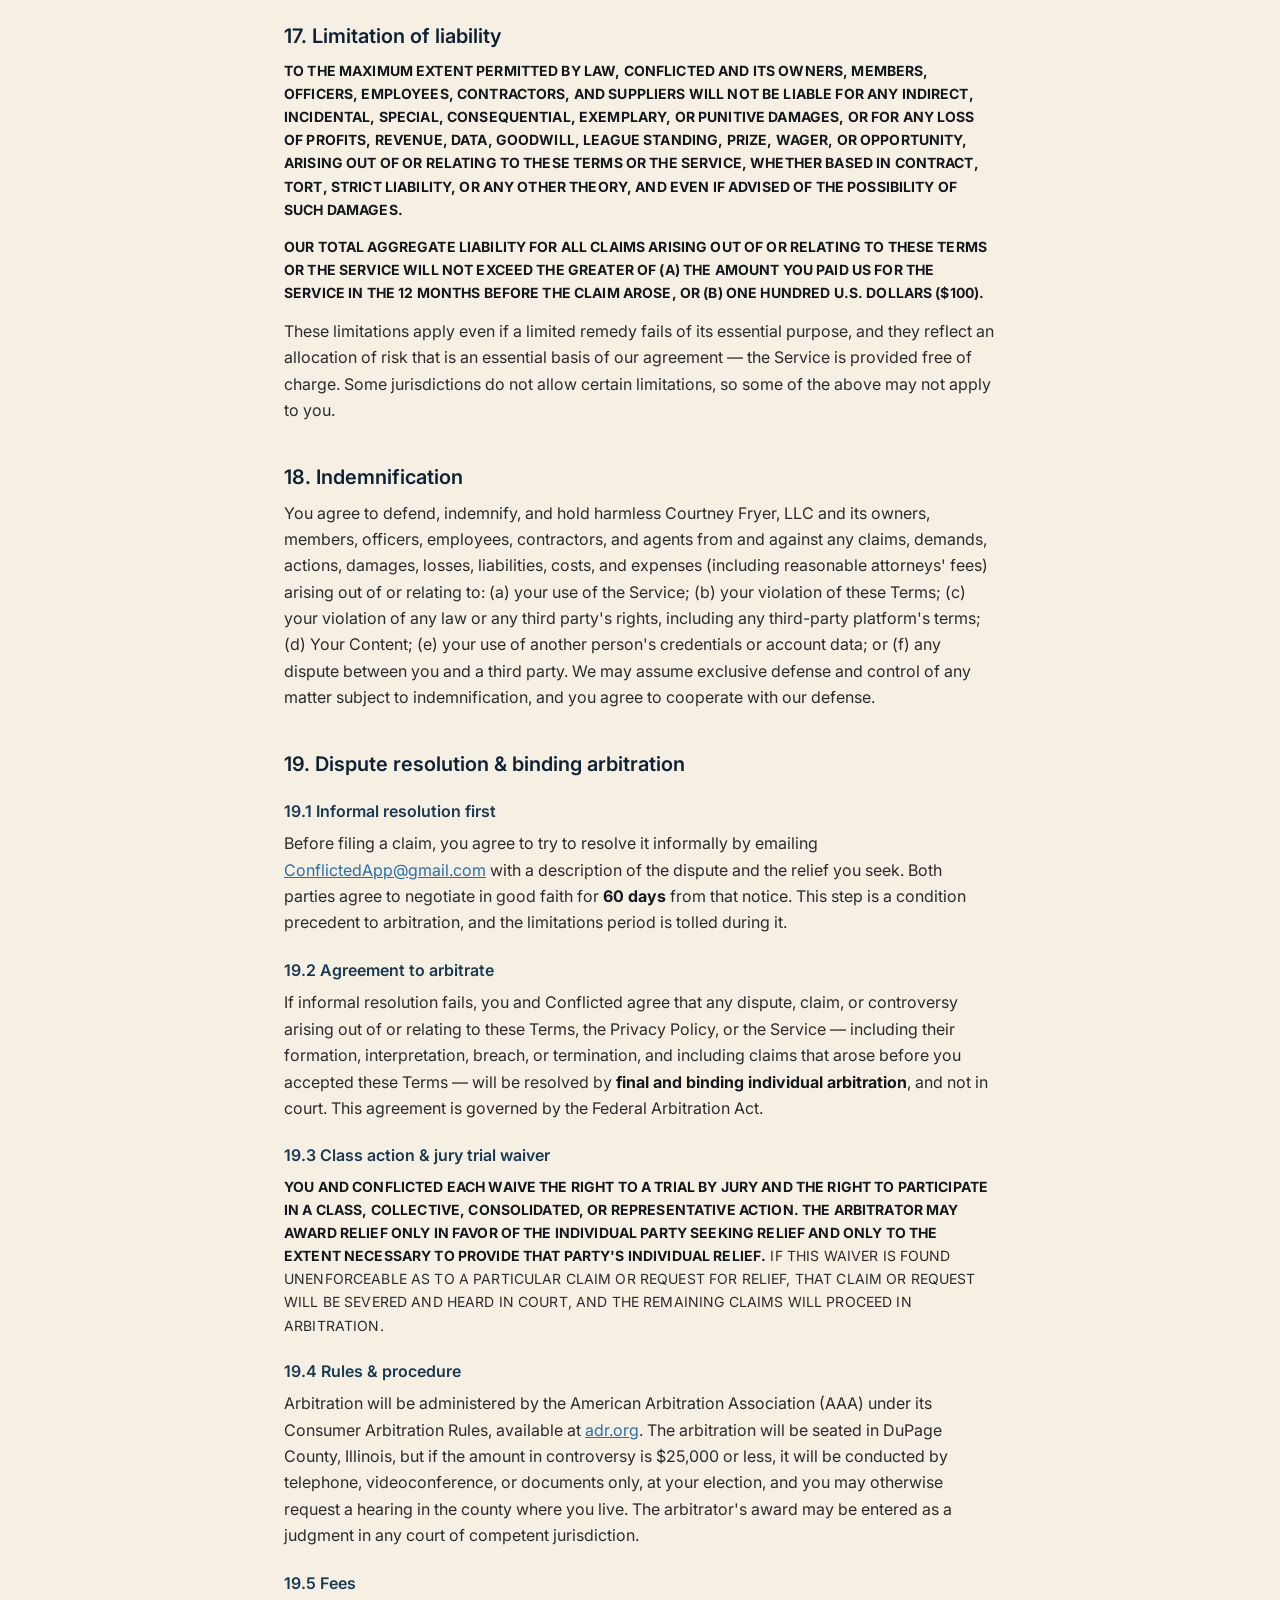
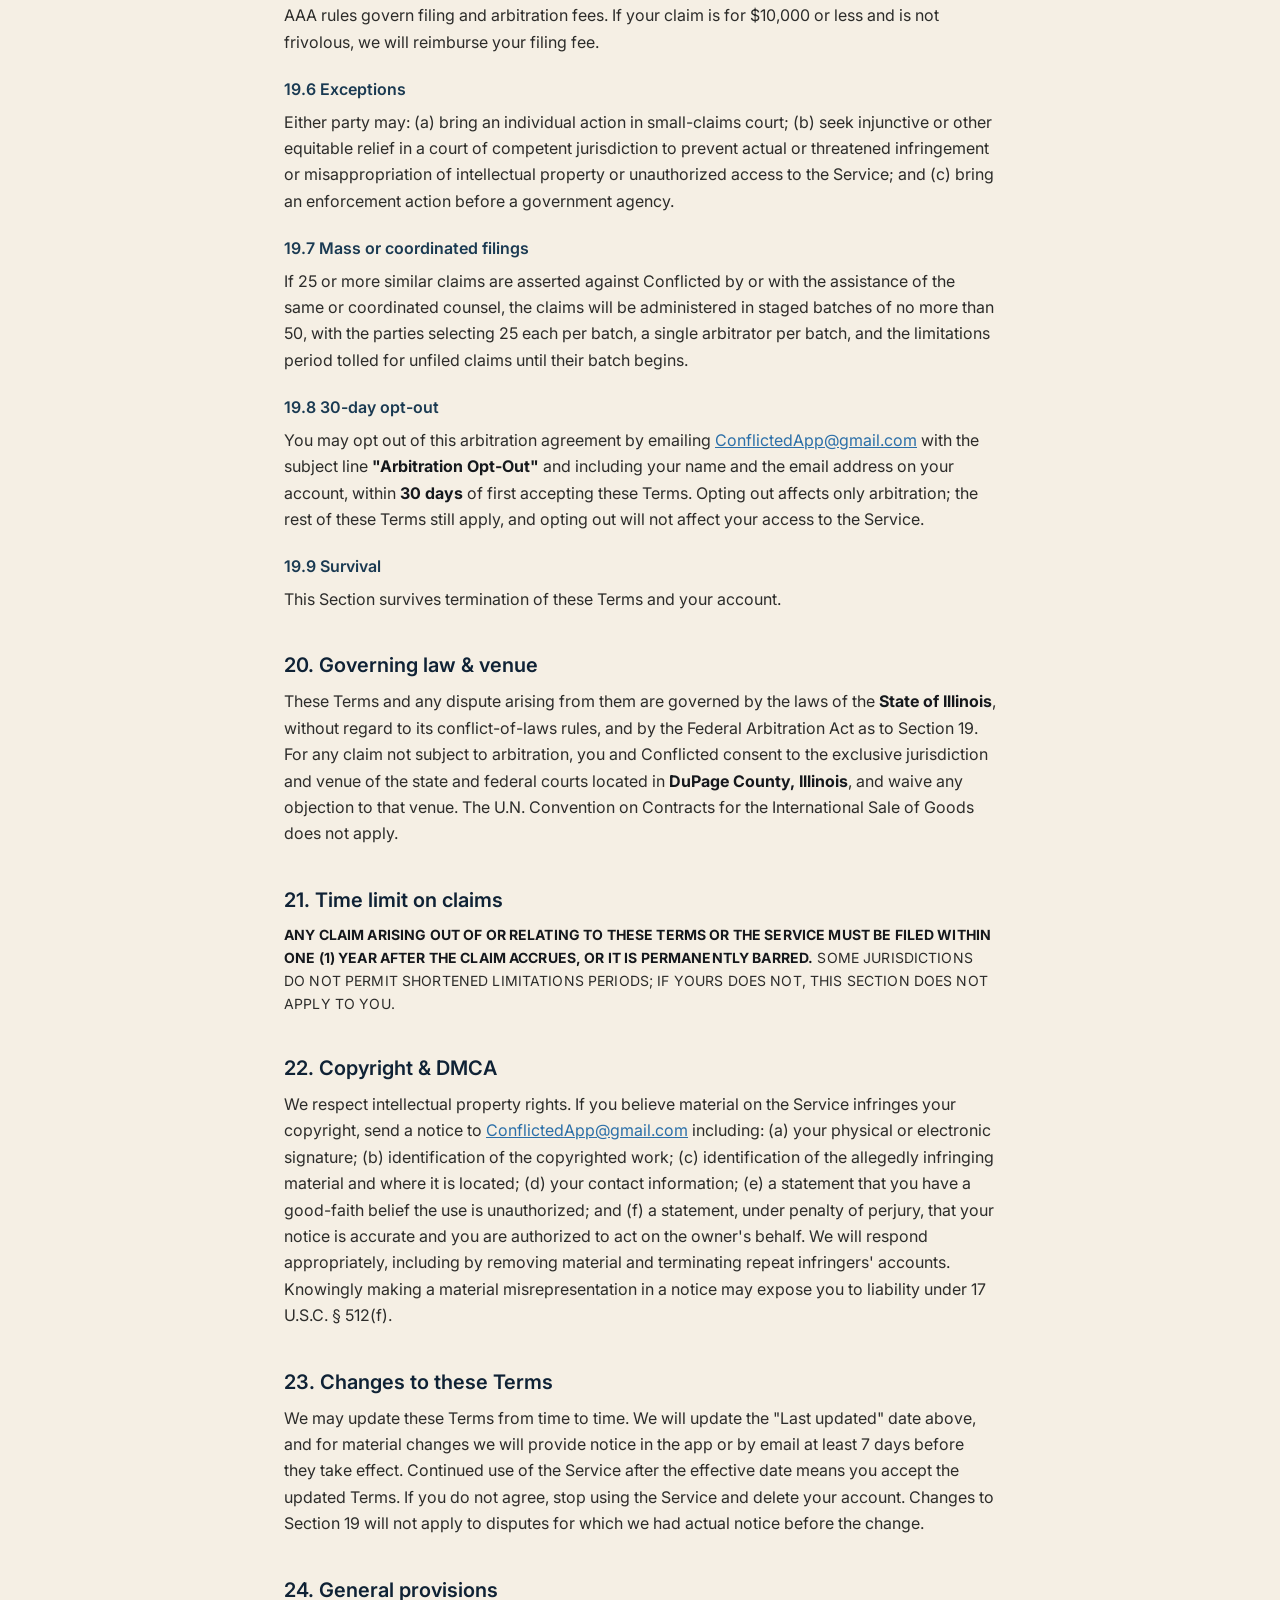
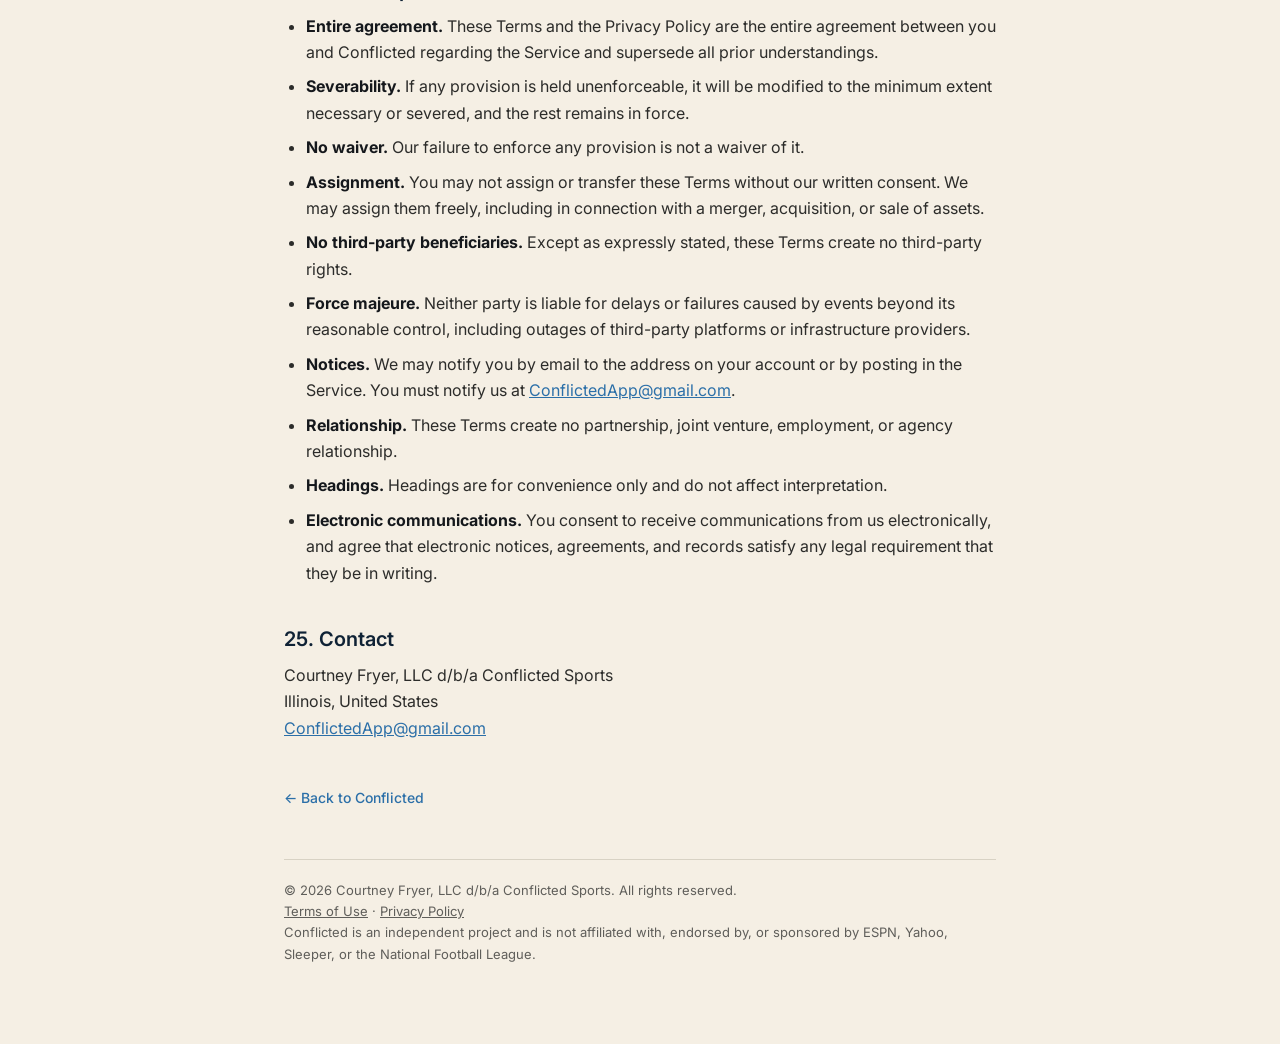
<file: terms.html>
<!DOCTYPE html>
<html lang="en">
<head>
  <meta charset="utf-8" />
  <meta name="viewport" content="width=device-width, initial-scale=1" />
  <title>Terms of Use — Conflicted</title>
  <meta name="description" content="Terms of Use for Conflicted, operated by Courtney Fryer, LLC DBA Conflicted Sports." />
  <link rel="preconnect" href="https://fonts.googleapis.com" />
  <link rel="preconnect" href="https://fonts.gstatic.com" crossorigin />
  <link href="https://fonts.googleapis.com/css2?family=Inter:wght@400;500;600;700&family=Chivo+Mono&display=swap" rel="stylesheet" />
  <style>
    :root{
      --navy-900:#0F2235; --navy-700:#1A3A52; --navy-500:#2B6FA8;
      --coral-500:#D85A30; --coral-700:#B0451F;
      --paper:#F5EFE4; --paper-soft:#FAF6EC; --paper-deep:#EDE5D4;
      --ink-900:#15181C; --ink-700:#2C2C2A; --ink-500:#5F5E5A;
      --line:#D8D2C4;
      --font-sans:'Inter',-apple-system,BlinkMacSystemFont,'Segoe UI',sans-serif;
      --font-mono:'Chivo Mono',ui-monospace,Menlo,monospace;
    }
    *{box-sizing:border-box}
    body{
      margin:0; background:var(--paper); color:var(--ink-900);
      font:400 16px/1.65 var(--font-sans);
      -webkit-font-smoothing:antialiased;
    }
    .wrap{max-width:760px; margin:0 auto; padding:48px 24px 80px}
    .brand{
      font:700 20px/1 var(--font-sans); letter-spacing:-0.02em;
      color:var(--navy-700); margin-bottom:6px;
    }
    .brand .split{color:var(--coral-500)}
    .entity{font:500 12px/1.5 var(--font-mono); color:var(--ink-500); margin-bottom:2px}
    .updated{font:500 12px/1.5 var(--font-mono); color:var(--ink-500); margin-bottom:28px}
    .legal-nav{
      display:flex; gap:8px; flex-wrap:wrap; margin-bottom:30px;
      padding-bottom:22px; border-bottom:1px solid var(--line);
    }
    .legal-nav a{
      font:600 13px/1 var(--font-sans); text-decoration:none;
      color:var(--navy-700); background:var(--paper-soft);
      border:1px solid var(--line); border-radius:999px; padding:8px 14px;
    }
    .legal-nav a[aria-current]{background:var(--navy-700); color:var(--paper-soft); border-color:var(--navy-700)}
    .legal-nav a:hover{border-color:var(--coral-500); color:var(--coral-700)}
    .legal-nav a[aria-current]:hover{color:var(--paper-soft); border-color:var(--coral-500)}
    h1{font:700 32px/1.15 var(--font-sans); letter-spacing:-0.02em; margin:0 0 10px}
    h2{font:600 20px/1.3 var(--font-sans); margin:40px 0 10px; color:var(--navy-900); scroll-margin-top:20px}
    h3{font:600 16px/1.35 var(--font-sans); margin:24px 0 8px; color:var(--navy-700)}
    p{margin:0 0 14px; color:var(--ink-700)}
    ul,ol{margin:0 0 14px; padding-left:22px; color:var(--ink-700)}
    li{margin-bottom:8px}
    a{color:var(--navy-500)}
    strong{color:var(--ink-900)}
    .caps{text-transform:uppercase; font-size:14px; letter-spacing:.01em}
    .note{
      background:var(--paper-soft); border:1px solid var(--line);
      border-left:3px solid var(--coral-500); border-radius:8px;
      padding:14px 18px; margin:18px 0; font-size:14px; color:var(--ink-700);
    }
    .note p:last-child{margin-bottom:0}
    .toc{
      background:var(--paper-soft); border:1px solid var(--line); border-radius:10px;
      padding:18px 20px; margin:24px 0 8px;
    }
    .toc-title{font:600 12px/1 var(--font-mono); letter-spacing:.08em; text-transform:uppercase; color:var(--ink-500); margin-bottom:12px}
    .toc ol{margin:0; padding-left:20px; font-size:14px; columns:2; column-gap:28px}
    .toc li{margin-bottom:6px; break-inside:avoid}
    .toc a{text-decoration:none}
    .toc a:hover{color:var(--coral-700); text-decoration:underline}
    .back{display:inline-block; margin-top:36px; font:500 14px/1 var(--font-sans); color:var(--navy-500); text-decoration:none}
    .back:hover{color:var(--coral-500)}
    footer{margin-top:48px; padding-top:20px; border-top:1px solid var(--line); font-size:13px; color:var(--ink-500)}
    footer a{color:var(--ink-500)}
    @media (max-width:600px){ .toc ol{columns:1} h1{font-size:27px} }
  </style>
</head>
<body>
  <div class="wrap">
    <div class="brand">Con<span class="split">flicted</span></div>
    <div class="entity">Courtney Fryer, LLC d/b/a Conflicted Sports</div>
    <div class="updated">Effective: July 31, 2026 · Last updated: July 31, 2026</div>

    <nav class="legal-nav">
      <a href="/privacy.html">Privacy Policy</a>
      <a href="/terms.html" aria-current="page">Terms of Use</a>
      <a href="/">Back to app</a>
    </nav>

    <h1>Terms of Use</h1>
    <p>These Terms of Use ("Terms") are a binding agreement between you and <strong>Courtney Fryer, LLC</strong>, an Illinois limited liability company doing business as <strong>Conflicted Sports</strong> ("Conflicted," "we," "us," or "our"), governing your access to and use of the Conflicted website, progressive web app, and related services (the "Service").</p>

    <div class="note">
      <p><strong>Please read <a href="#disputes">Section 19</a> carefully.</strong> It requires most disputes to be resolved by binding individual arbitration and waives your right to a jury trial and to participate in a class action. You may opt out of arbitration within 30 days — see Section 19.8.</p>
    </div>

    <p><strong>By accessing or using the Service, creating an account, or connecting a fantasy platform, you agree to these Terms and to our <a href="/privacy.html">Privacy Policy</a>. If you do not agree, do not use the Service.</strong></p>

    <div class="toc">
      <div class="toc-title">Contents</div>
      <ol>
        <li><a href="#eligibility">Eligibility</a></li>
        <li><a href="#service">The Service</a></li>
        <li><a href="#accounts">Accounts &amp; security</a></li>
        <li><a href="#connections">Platform connections</a></li>
        <li><a href="#license">License to use</a></li>
        <li><a href="#acceptable">Acceptable use</a></li>
        <li><a href="#prohibited">Prohibited conduct</a></li>
        <li><a href="#enforcement">Enforcement</a></li>
        <li><a href="#content">Your content &amp; shares</a></li>
        <li><a href="#ip">Intellectual property</a></li>
        <li><a href="#feedback">Feedback</a></li>
        <li><a href="#nogambling">No wagering; informational only</a></li>
        <li><a href="#thirdparty">Third parties &amp; no affiliation</a></li>
        <li><a href="#availability">Availability &amp; changes</a></li>
        <li><a href="#termination">Suspension &amp; termination</a></li>
        <li><a href="#disclaimer">Disclaimers</a></li>
        <li><a href="#liability">Limitation of liability</a></li>
        <li><a href="#indemnity">Indemnification</a></li>
        <li><a href="#disputes">Dispute resolution &amp; arbitration</a></li>
        <li><a href="#law">Governing law &amp; venue</a></li>
        <li><a href="#limitations">Time limit on claims</a></li>
        <li><a href="#dmca">Copyright &amp; DMCA</a></li>
        <li><a href="#changes">Changes to these Terms</a></li>
        <li><a href="#general">General provisions</a></li>
        <li><a href="#contact">Contact</a></li>
      </ol>
    </div>

    <h2 id="eligibility">1. Eligibility</h2>
    <p>You must be at least <strong>13 years old</strong> to use the Service. If you are between 13 and 18 (or the age of majority where you live), you may use the Service only with the consent and supervision of a parent or legal guardian who agrees to these Terms on your behalf and accepts responsibility for your use.</p>
    <p>You represent and warrant that: (a) you meet the age requirement; (b) you have the legal capacity to enter into these Terms, or a parent or guardian has done so for you; (c) you are not barred from using the Service under the laws of the United States or your jurisdiction; and (d) you are not on any U.S. government restricted-party list.</p>

    <h2 id="service">2. The Service</h2>
    <p>Conflicted aggregates your fantasy-football leagues from supported platforms and presents combined views — rosters, matchups, exposure, player conflicts, and shareable summaries. The Service is provided free of charge and is informational and entertainment software. It does not manage your teams, set your lineups, make transactions, or act on your behalf beyond retrieving and displaying data.</p>
    <p>Supported platforms, features, and data availability may change or be discontinued at any time, including because a third-party platform changes or revokes access.</p>

    <h2 id="accounts">3. Accounts &amp; security</h2>
    <p>You may use the Service without an account. If you create one:</p>
    <ul>
      <li>You must provide an accurate email address you control and keep your information current.</li>
      <li>Sign-in uses one-time email links. <strong>Anyone with access to your email inbox can access your account.</strong> Securing your email account is your responsibility.</li>
      <li>You are responsible for all activity under your account, whether or not you authorized it.</li>
      <li>You may not sell, rent, lend, or transfer your account, or let anyone else use it.</li>
      <li>One account per person. You may not create accounts by automated means or to evade a suspension.</li>
      <li>Notify us immediately at <a href="mailto:ConflictedApp@gmail.com">ConflictedApp@gmail.com</a> if you suspect unauthorized access.</li>
    </ul>

    <h2 id="connections">4. Platform connections</h2>
    <p>To use the Service meaningfully you connect one or more third-party fantasy platforms. By connecting a platform, you represent and warrant that:</p>
    <ul>
      <li>The account you are connecting is <strong>your own</strong>, or you have the account holder's express authorization to connect it.</li>
      <li>You have the right to grant us access to the data we retrieve on your behalf.</li>
      <li>Your connection and use of the platform's data through Conflicted does not violate that platform's terms of service, API terms, or acceptable-use policy.</li>
      <li>You will not supply credentials, tokens, cookies, or session data belonging to any other person.</li>
    </ul>
    <p>You authorize Conflicted to access, retrieve, cache, and display data from the connected platform solely to provide the Service to you. You may disconnect a platform at any time from within the app. We are not responsible for a platform's availability, accuracy, rate limits, access revocations, or changes to its terms.</p>

    <h2 id="license">5. License to use the Service</h2>
    <p>Subject to these Terms, we grant you a limited, personal, non-exclusive, non-transferable, non-sublicensable, revocable license to access and use the Service for your own personal, non-commercial fantasy-football purposes. We reserve all rights not expressly granted.</p>

    <h2 id="acceptable">6. Acceptable use</h2>
    <p>The Service is built for one thing: helping an individual fantasy manager understand their own leagues. Use consistent with that purpose is welcome, including:</p>
    <ul>
      <li>Connecting your own leagues across supported platforms and viewing the combined result.</li>
      <li>Checking conflicts, exposure, watch priority, and matchup status during the season.</li>
      <li>Generating and sharing Conflicted's built-in share cards and links with friends, leaguemates, and on social media, with our branding intact.</li>
      <li>Discussing, reviewing, or writing about the Service, including screenshots, in ordinary commentary or press.</li>
      <li>Reporting bugs, security issues, or feature ideas to us.</li>
    </ul>

    <h2 id="prohibited">7. Prohibited conduct</h2>
    <p>You agree that you will <strong>not</strong>, and will not permit or encourage anyone else to, do any of the following:</p>

    <h3>7.1 Unauthorized access &amp; account abuse</h3>
    <ul>
      <li>Access or attempt to access any account, data, system, or portion of the Service you are not authorized to access.</li>
      <li>Use, request, collect, buy, sell, or supply another person's fantasy-platform credentials, session tokens, cookies, or account data.</li>
      <li>Impersonate any person or entity, or misrepresent your affiliation with any person or entity.</li>
      <li>Create accounts in bulk, by automated means, or under false or borrowed identities.</li>
      <li>Evade, or attempt to evade, a suspension, termination, ban, or access restriction.</li>
      <li>Share, resell, or provide access to your account or to the Service's output as a service to others.</li>
    </ul>

    <h3>7.2 Automated access, scraping &amp; extraction</h3>
    <ul>
      <li>Use any robot, spider, scraper, crawler, headless browser, script, or other automated means to access, monitor, or copy the Service or its content, except for search-engine indexing consistent with our <code>robots.txt</code>.</li>
      <li>Scrape, harvest, mine, or systematically extract data, layouts, or outputs from the Service.</li>
      <li>Use the Service or its data to train, fine-tune, evaluate, or develop any machine-learning model, dataset, or artificial-intelligence system.</li>
      <li>Access our APIs or endpoints other than through the interfaces we provide, or in a manner exceeding published or reasonable rate limits.</li>
      <li>Circumvent, disable, or interfere with rate limiting, authentication, caching, security, or access-control features.</li>
    </ul>

    <h3>7.3 Security, integrity &amp; interference</h3>
    <ul>
      <li>Probe, scan, penetration-test, load-test, stress-test, or otherwise test the vulnerability of the Service or any related system or network without our prior written permission.</li>
      <li>Introduce or transmit malware, viruses, worms, trojans, logic bombs, or any other harmful, disruptive, or malicious code.</li>
      <li>Launch or participate in a denial-of-service attack, flood requests, or otherwise impose an unreasonable or disproportionate load on our infrastructure or on any connected third-party platform.</li>
      <li>Interfere with, disrupt, or degrade the Service, its servers, or other users' access to it.</li>
      <li>Attempt to intercept, alter, or read any transmission between you and the Service or between the Service and a third-party platform.</li>
      <li>Forge headers, spoof identifiers, or manipulate identifiers to disguise the origin of any request or content.</li>
    </ul>

    <h3>7.4 Reverse engineering &amp; derivative works</h3>
    <ul>
      <li>Reverse engineer, decompile, disassemble, or attempt to derive the source code, algorithms, models, or underlying structure of the Service, except to the limited extent that applicable law expressly prohibits this restriction.</li>
      <li>Copy, modify, adapt, translate, or create derivative works of the Service or any part of it.</li>
      <li>Frame, mirror, embed, white-label, or republish the Service or a substantial portion of it.</li>
      <li>Remove, obscure, alter, or crop out any copyright, trademark, watermark, branding, or other proprietary notice, including from share cards and exported images.</li>
    </ul>

    <h3>7.5 Commercial &amp; competitive misuse</h3>
    <ul>
      <li>Sell, resell, license, sublicense, rent, lease, distribute, or otherwise commercially exploit the Service or its output.</li>
      <li>Use the Service to build, benchmark, or support a competing product or service.</li>
      <li>Use the Service for paid advisory, subscription, tout, handicapping, or consulting services.</li>
      <li>Use the Service, its name, or its branding for advertising, sponsorship, or promotion of any third party without our prior written consent.</li>
    </ul>

    <h3>7.6 Wagering, gambling &amp; contest integrity</h3>
    <ul>
      <li>Use the Service in connection with any illegal gambling, bookmaking, betting exchange, or sports-wagering operation.</li>
      <li>Use the Service to facilitate collusion, tanking, lineup manipulation, multi-teaming, or any other conduct that violates the rules or integrity of a fantasy league or contest.</li>
      <li>Use the Service to gain an unfair or unauthorized advantage over other participants in a league in violation of that league's or platform's rules.</li>
    </ul>

    <h3>7.7 Content, conduct &amp; harassment</h3>
    <ul>
      <li>Use the Service to harass, bully, threaten, stalk, defame, or intimidate any person, including through share cards or share links.</li>
      <li>Post, transmit, or share content that is unlawful, obscene, hateful, discriminatory, sexually explicit, or that promotes violence or harm.</li>
      <li>Publish, expose, or share another person's private or identifying information without their consent ("doxxing"), including league member data obtained through the Service.</li>
      <li>Send spam, chain messages, or unsolicited bulk communications using the Service's sharing, referral, or email features.</li>
      <li>Abuse referral, share-attribution, or analytics mechanisms, including by generating artificial referrals, visits, or events.</li>
      <li>Submit false, misleading, or fraudulent information, support requests, or legal notices.</li>
    </ul>

    <h3>7.8 Legal &amp; regulatory</h3>
    <ul>
      <li>Use the Service in violation of any applicable federal, state, local, or international law or regulation, including data-protection, export-control, and anti-spam laws.</li>
      <li>Use the Service in violation of any third-party platform's terms of service, API terms, or acceptable-use policy.</li>
      <li>Infringe or misappropriate any patent, copyright, trademark, trade secret, publicity, privacy, or other right of any person.</li>
      <li>Export or re-export the Service to any embargoed country or restricted party.</li>
    </ul>

    <h2 id="enforcement">8. Enforcement</h2>
    <p>We may investigate suspected violations of these Terms. Without limiting any other remedy, we may — with or without notice, in our sole discretion — issue a warning, apply rate limits, remove or disable content, revoke platform connections, suspend or terminate your account, block your access, and report conduct to a third-party platform or to law enforcement. We are not obligated to monitor use of the Service, but we may do so.</p>

    <h2 id="content">9. Your content &amp; shares</h2>
    <p>"Your Content" means anything you submit to or generate through the Service, including share cards, share links, feedback, and support messages. You retain ownership of Your Content.</p>
    <p>You grant us a worldwide, non-exclusive, royalty-free, sublicensable license to host, store, reproduce, transmit, and display Your Content solely to operate, maintain, secure, and improve the Service. If you make a share link or card publicly available, you understand that anyone with the link may view it, and you grant recipients the ability to view and re-share it.</p>
    <p>You are solely responsible for Your Content and represent that you have all rights necessary to submit it and that it does not violate Section 7.</p>

    <h2 id="ip">10. Intellectual property</h2>
    <p>The Service — including its software, design, layout, visual identity, "Conflicted" and "Conflicted Sports" names and logos, the split-goalpost mark, the bisected wordmark, copy, and all related intellectual property — is owned by Courtney Fryer, LLC and protected by U.S. and international law. Nothing in these Terms transfers any ownership interest to you.</p>
    <p>Third-party marks, including those of ESPN, Yahoo, Sleeper, the NFL, and NFL teams, are the property of their respective owners and appear only for identification purposes.</p>

    <h2 id="feedback">11. Feedback</h2>
    <p>If you send us ideas, suggestions, bug reports, or feature requests, you grant us a perpetual, irrevocable, worldwide, royalty-free, fully paid license to use and exploit them for any purpose, without compensation, attribution, or confidentiality obligation.</p>

    <h2 id="nogambling">12. No wagering; informational purposes only</h2>
    <p>Conflicted is an informational and entertainment tool. It is not a gambling service, sportsbook, daily-fantasy operator, or investment or betting advisor. Nothing in the Service is a recommendation to place a wager or an assurance of any outcome.</p>
    <p class="caps"><strong>All projections, win probabilities, watch priorities, rankings, target windows, and conflict calculations are estimates generated from third-party data. They may be delayed, incomplete, or wrong. Do not rely on them for any financial, wagering, or other consequential decision. You are solely responsible for any decision you make.</strong></p>
    <p>You are responsible for complying with all laws applicable to you regarding fantasy sports and wagering in your jurisdiction.</p>

    <h2 id="thirdparty">13. Third parties &amp; no affiliation</h2>
    <p>Conflicted is an independent project. It is <strong>not affiliated with, endorsed by, sponsored by, or approved by</strong> ESPN, Yahoo, Sleeper, the National Football League, the NFL Players Association, any NFL team, or any of their affiliates.</p>
    <p>The Service depends on third-party platforms and infrastructure providers. We do not control them and are not responsible for their content, availability, accuracy, security, terms, or acts or omissions. Your dealings with any third party are solely between you and that third party.</p>

    <h2 id="availability">14. Availability, changes &amp; beta features</h2>
    <p>We may add, change, suspend, limit, or discontinue any part of the Service at any time, with or without notice. The Service may be unavailable due to maintenance, upstream platform outages, or circumstances beyond our control. We do not guarantee any level of uptime, data freshness, or retention.</p>
    <p>Features labeled beta, experimental, demo, or replay are provided for evaluation only, may be unstable or inaccurate, and may be changed or removed at any time.</p>

    <h2 id="termination">15. Suspension &amp; termination</h2>
    <p>You may stop using the Service at any time and may delete your account from within the app. We may suspend or terminate your access at any time, with or without notice or cause, including for any violation of these Terms.</p>
    <p>On termination, your license under Section 5 ends immediately and we may delete your data. Sections 9 (as to licenses already granted), 10, 11, 12, 13, 16, 17, 18, 19, 20, 21, and 24 survive termination.</p>

    <h2 id="disclaimer">16. Disclaimers</h2>
    <p class="caps"><strong>THE SERVICE IS PROVIDED "AS IS" AND "AS AVAILABLE," WITH ALL FAULTS AND WITHOUT WARRANTY OF ANY KIND. TO THE MAXIMUM EXTENT PERMITTED BY LAW, CONFLICTED AND ITS OWNERS, MEMBERS, OFFICERS, EMPLOYEES, CONTRACTORS, AND SUPPLIERS DISCLAIM ALL WARRANTIES, EXPRESS, IMPLIED, STATUTORY, OR OTHERWISE, INCLUDING ANY IMPLIED WARRANTIES OF MERCHANTABILITY, FITNESS FOR A PARTICULAR PURPOSE, TITLE, QUIET ENJOYMENT, ACCURACY, AND NON-INFRINGEMENT, AND ANY WARRANTIES ARISING FROM COURSE OF DEALING OR USAGE OF TRADE.</strong></p>
    <p class="caps"><strong>WE DO NOT WARRANT THAT THE SERVICE WILL BE UNINTERRUPTED, TIMELY, SECURE, ERROR-FREE, OR FREE OF HARMFUL COMPONENTS, OR THAT ANY DATA, SCORE, PROJECTION, OR CALCULATION WILL BE ACCURATE, COMPLETE, OR CURRENT. NO ADVICE OR INFORMATION, WHETHER ORAL OR WRITTEN, CREATES ANY WARRANTY NOT EXPRESSLY STATED HERE.</strong></p>
    <p>Some jurisdictions do not allow the exclusion of implied warranties, so some of the above may not apply to you.</p>

    <h2 id="liability">17. Limitation of liability</h2>
    <p class="caps"><strong>TO THE MAXIMUM EXTENT PERMITTED BY LAW, CONFLICTED AND ITS OWNERS, MEMBERS, OFFICERS, EMPLOYEES, CONTRACTORS, AND SUPPLIERS WILL NOT BE LIABLE FOR ANY INDIRECT, INCIDENTAL, SPECIAL, CONSEQUENTIAL, EXEMPLARY, OR PUNITIVE DAMAGES, OR FOR ANY LOSS OF PROFITS, REVENUE, DATA, GOODWILL, LEAGUE STANDING, PRIZE, WAGER, OR OPPORTUNITY, ARISING OUT OF OR RELATING TO THESE TERMS OR THE SERVICE, WHETHER BASED IN CONTRACT, TORT, STRICT LIABILITY, OR ANY OTHER THEORY, AND EVEN IF ADVISED OF THE POSSIBILITY OF SUCH DAMAGES.</strong></p>
    <p class="caps"><strong>OUR TOTAL AGGREGATE LIABILITY FOR ALL CLAIMS ARISING OUT OF OR RELATING TO THESE TERMS OR THE SERVICE WILL NOT EXCEED THE GREATER OF (A) THE AMOUNT YOU PAID US FOR THE SERVICE IN THE 12 MONTHS BEFORE THE CLAIM AROSE, OR (B) ONE HUNDRED U.S. DOLLARS ($100).</strong></p>
    <p>These limitations apply even if a limited remedy fails of its essential purpose, and they reflect an allocation of risk that is an essential basis of our agreement — the Service is provided free of charge. Some jurisdictions do not allow certain limitations, so some of the above may not apply to you.</p>

    <h2 id="indemnity">18. Indemnification</h2>
    <p>You agree to defend, indemnify, and hold harmless Courtney Fryer, LLC and its owners, members, officers, employees, contractors, and agents from and against any claims, demands, actions, damages, losses, liabilities, costs, and expenses (including reasonable attorneys' fees) arising out of or relating to: (a) your use of the Service; (b) your violation of these Terms; (c) your violation of any law or any third party's rights, including any third-party platform's terms; (d) Your Content; (e) your use of another person's credentials or account data; or (f) any dispute between you and a third party. We may assume exclusive defense and control of any matter subject to indemnification, and you agree to cooperate with our defense.</p>

    <h2 id="disputes">19. Dispute resolution &amp; binding arbitration</h2>

    <h3>19.1 Informal resolution first</h3>
    <p>Before filing a claim, you agree to try to resolve it informally by emailing <a href="mailto:ConflictedApp@gmail.com">ConflictedApp@gmail.com</a> with a description of the dispute and the relief you seek. Both parties agree to negotiate in good faith for <strong>60 days</strong> from that notice. This step is a condition precedent to arbitration, and the limitations period is tolled during it.</p>

    <h3>19.2 Agreement to arbitrate</h3>
    <p>If informal resolution fails, you and Conflicted agree that any dispute, claim, or controversy arising out of or relating to these Terms, the Privacy Policy, or the Service — including their formation, interpretation, breach, or termination, and including claims that arose before you accepted these Terms — will be resolved by <strong>final and binding individual arbitration</strong>, and not in court. This agreement is governed by the Federal Arbitration Act.</p>

    <h3>19.3 Class action &amp; jury trial waiver</h3>
    <p class="caps"><strong>YOU AND CONFLICTED EACH WAIVE THE RIGHT TO A TRIAL BY JURY AND THE RIGHT TO PARTICIPATE IN A CLASS, COLLECTIVE, CONSOLIDATED, OR REPRESENTATIVE ACTION. THE ARBITRATOR MAY AWARD RELIEF ONLY IN FAVOR OF THE INDIVIDUAL PARTY SEEKING RELIEF AND ONLY TO THE EXTENT NECESSARY TO PROVIDE THAT PARTY'S INDIVIDUAL RELIEF.</strong> If this waiver is found unenforceable as to a particular claim or request for relief, that claim or request will be severed and heard in court, and the remaining claims will proceed in arbitration.</p>

    <h3>19.4 Rules &amp; procedure</h3>
    <p>Arbitration will be administered by the American Arbitration Association (AAA) under its Consumer Arbitration Rules, available at <a href="https://www.adr.org" rel="noopener noreferrer">adr.org</a>. The arbitration will be seated in DuPage County, Illinois, but if the amount in controversy is $25,000 or less, it will be conducted by telephone, videoconference, or documents only, at your election, and you may otherwise request a hearing in the county where you live. The arbitrator's award may be entered as a judgment in any court of competent jurisdiction.</p>

    <h3>19.5 Fees</h3>
    <p>AAA rules govern filing and arbitration fees. If your claim is for $10,000 or less and is not frivolous, we will reimburse your filing fee.</p>

    <h3>19.6 Exceptions</h3>
    <p>Either party may: (a) bring an individual action in small-claims court; (b) seek injunctive or other equitable relief in a court of competent jurisdiction to prevent actual or threatened infringement or misappropriation of intellectual property or unauthorized access to the Service; and (c) bring an enforcement action before a government agency.</p>

    <h3>19.7 Mass or coordinated filings</h3>
    <p>If 25 or more similar claims are asserted against Conflicted by or with the assistance of the same or coordinated counsel, the claims will be administered in staged batches of no more than 50, with the parties selecting 25 each per batch, a single arbitrator per batch, and the limitations period tolled for unfiled claims until their batch begins.</p>

    <h3>19.8 30-day opt-out</h3>
    <p>You may opt out of this arbitration agreement by emailing <a href="mailto:ConflictedApp@gmail.com">ConflictedApp@gmail.com</a> with the subject line <strong>"Arbitration Opt-Out"</strong> and including your name and the email address on your account, within <strong>30 days</strong> of first accepting these Terms. Opting out affects only arbitration; the rest of these Terms still apply, and opting out will not affect your access to the Service.</p>

    <h3>19.9 Survival</h3>
    <p>This Section survives termination of these Terms and your account.</p>

    <h2 id="law">20. Governing law &amp; venue</h2>
    <p>These Terms and any dispute arising from them are governed by the laws of the <strong>State of Illinois</strong>, without regard to its conflict-of-laws rules, and by the Federal Arbitration Act as to Section 19. For any claim not subject to arbitration, you and Conflicted consent to the exclusive jurisdiction and venue of the state and federal courts located in <strong>DuPage County, Illinois</strong>, and waive any objection to that venue. The U.N. Convention on Contracts for the International Sale of Goods does not apply.</p>

    <h2 id="limitations">21. Time limit on claims</h2>
    <p class="caps"><strong>ANY CLAIM ARISING OUT OF OR RELATING TO THESE TERMS OR THE SERVICE MUST BE FILED WITHIN ONE (1) YEAR AFTER THE CLAIM ACCRUES, OR IT IS PERMANENTLY BARRED.</strong> Some jurisdictions do not permit shortened limitations periods; if yours does not, this Section does not apply to you.</p>

    <h2 id="dmca">22. Copyright &amp; DMCA</h2>
    <p>We respect intellectual property rights. If you believe material on the Service infringes your copyright, send a notice to <a href="mailto:ConflictedApp@gmail.com">ConflictedApp@gmail.com</a> including: (a) your physical or electronic signature; (b) identification of the copyrighted work; (c) identification of the allegedly infringing material and where it is located; (d) your contact information; (e) a statement that you have a good-faith belief the use is unauthorized; and (f) a statement, under penalty of perjury, that your notice is accurate and you are authorized to act on the owner's behalf. We will respond appropriately, including by removing material and terminating repeat infringers' accounts. Knowingly making a material misrepresentation in a notice may expose you to liability under 17 U.S.C. § 512(f).</p>

    <h2 id="changes">23. Changes to these Terms</h2>
    <p>We may update these Terms from time to time. We will update the "Last updated" date above, and for material changes we will provide notice in the app or by email at least 7 days before they take effect. Continued use of the Service after the effective date means you accept the updated Terms. If you do not agree, stop using the Service and delete your account. Changes to Section 19 will not apply to disputes for which we had actual notice before the change.</p>

    <h2 id="general">24. General provisions</h2>
    <ul>
      <li><strong>Entire agreement.</strong> These Terms and the Privacy Policy are the entire agreement between you and Conflicted regarding the Service and supersede all prior understandings.</li>
      <li><strong>Severability.</strong> If any provision is held unenforceable, it will be modified to the minimum extent necessary or severed, and the rest remains in force.</li>
      <li><strong>No waiver.</strong> Our failure to enforce any provision is not a waiver of it.</li>
      <li><strong>Assignment.</strong> You may not assign or transfer these Terms without our written consent. We may assign them freely, including in connection with a merger, acquisition, or sale of assets.</li>
      <li><strong>No third-party beneficiaries.</strong> Except as expressly stated, these Terms create no third-party rights.</li>
      <li><strong>Force majeure.</strong> Neither party is liable for delays or failures caused by events beyond its reasonable control, including outages of third-party platforms or infrastructure providers.</li>
      <li><strong>Notices.</strong> We may notify you by email to the address on your account or by posting in the Service. You must notify us at <a href="mailto:ConflictedApp@gmail.com">ConflictedApp@gmail.com</a>.</li>
      <li><strong>Relationship.</strong> These Terms create no partnership, joint venture, employment, or agency relationship.</li>
      <li><strong>Headings.</strong> Headings are for convenience only and do not affect interpretation.</li>
      <li><strong>Electronic communications.</strong> You consent to receive communications from us electronically, and agree that electronic notices, agreements, and records satisfy any legal requirement that they be in writing.</li>
    </ul>

    <h2 id="contact">25. Contact</h2>
    <p>Courtney Fryer, LLC d/b/a Conflicted Sports<br />
    Illinois, United States<br />
    <a href="mailto:ConflictedApp@gmail.com">ConflictedApp@gmail.com</a></p>

    <a class="back" href="/">&larr; Back to Conflicted</a>

    <footer>
      © 2026 Courtney Fryer, LLC d/b/a Conflicted Sports. All rights reserved.<br />
      <a href="/terms.html">Terms of Use</a> · <a href="/privacy.html">Privacy Policy</a><br />
      Conflicted is an independent project and is not affiliated with, endorsed by, or sponsored by ESPN, Yahoo, Sleeper, or the National Football League.
    </footer>
  </div>
</body>
</html>
</file>
